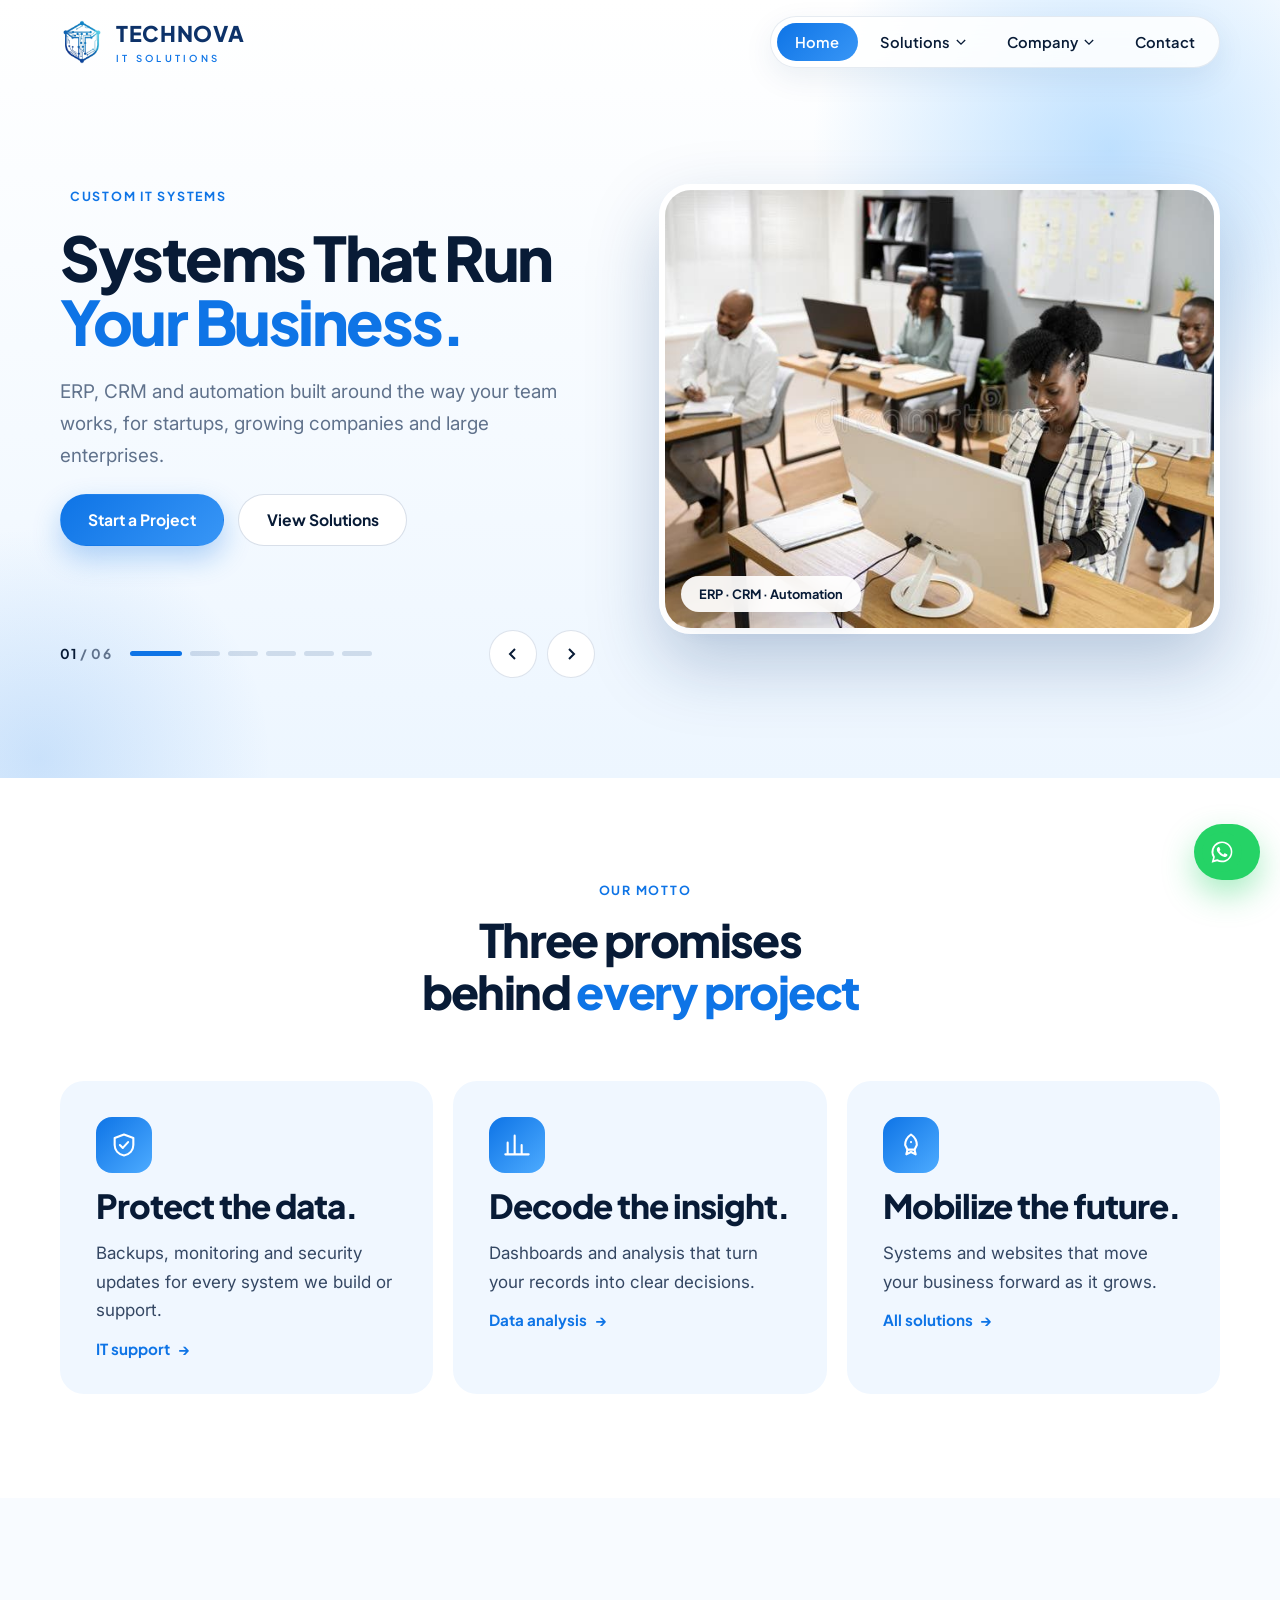
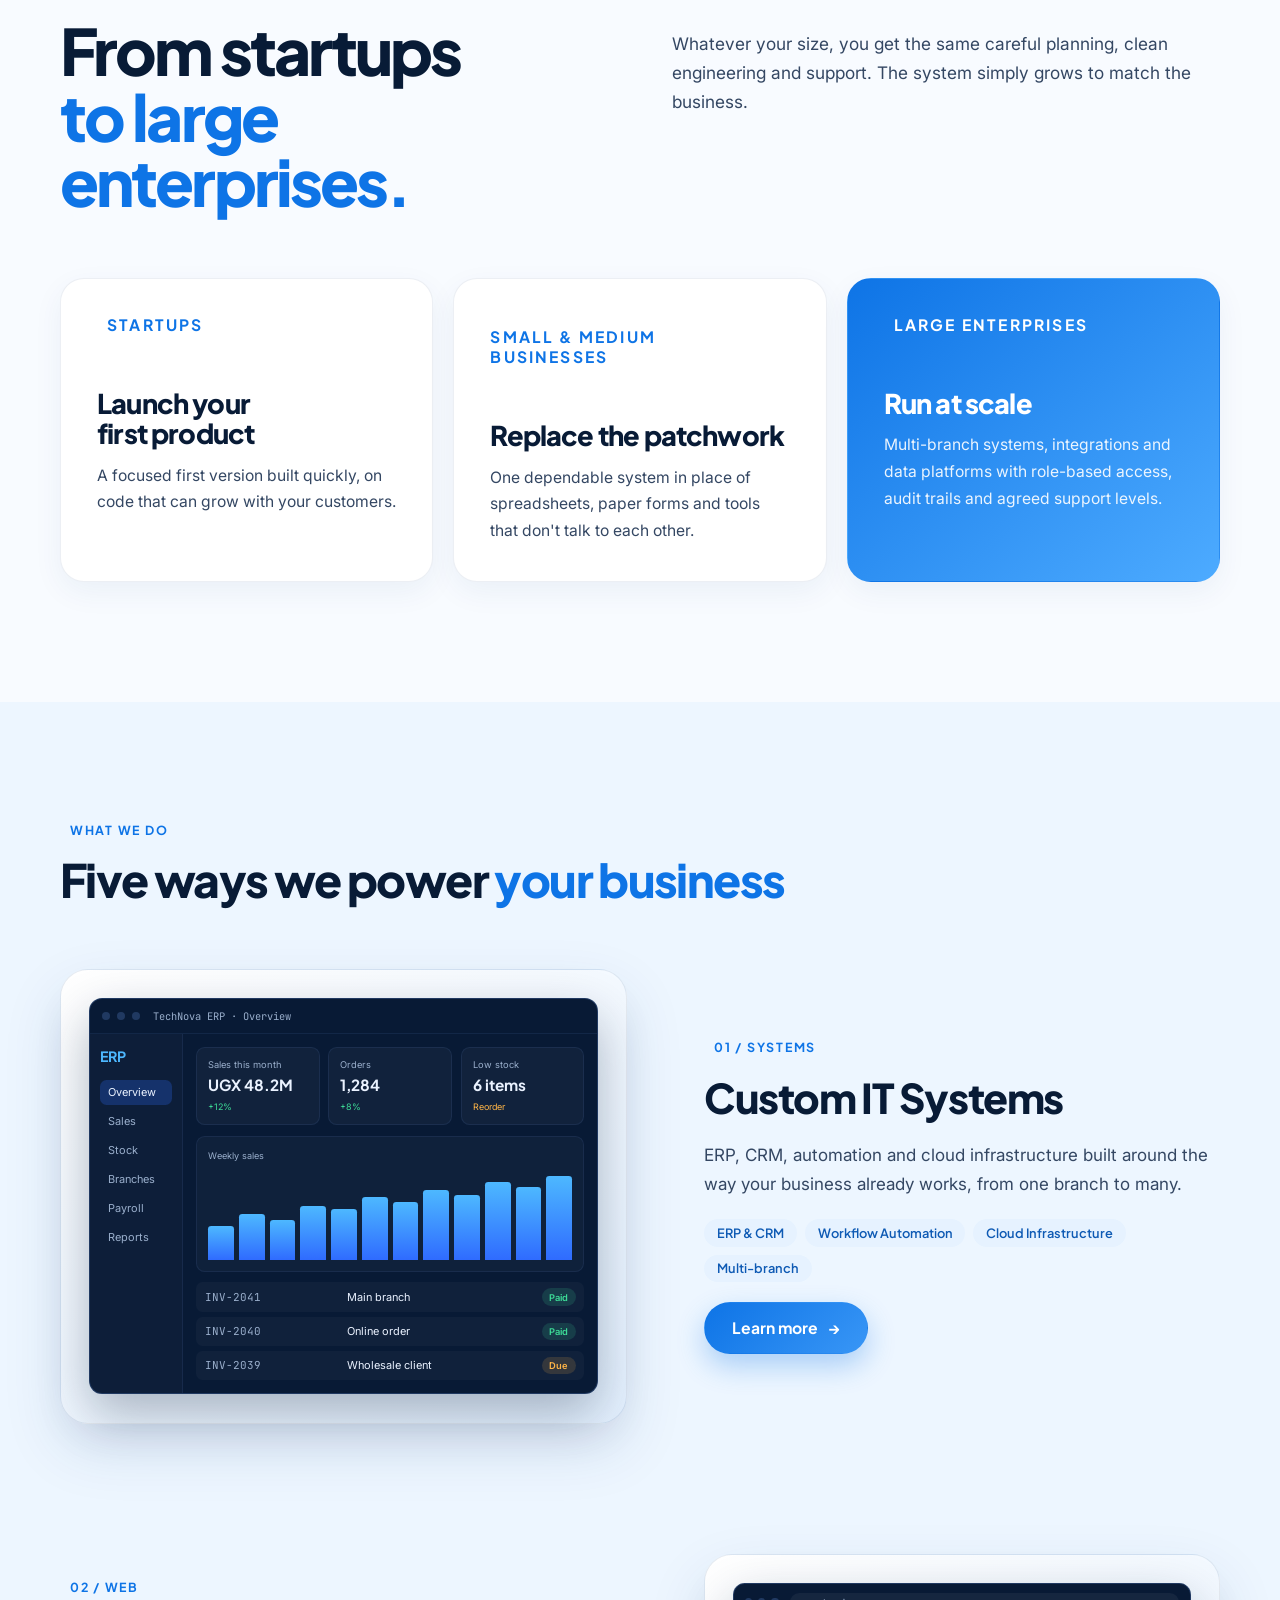
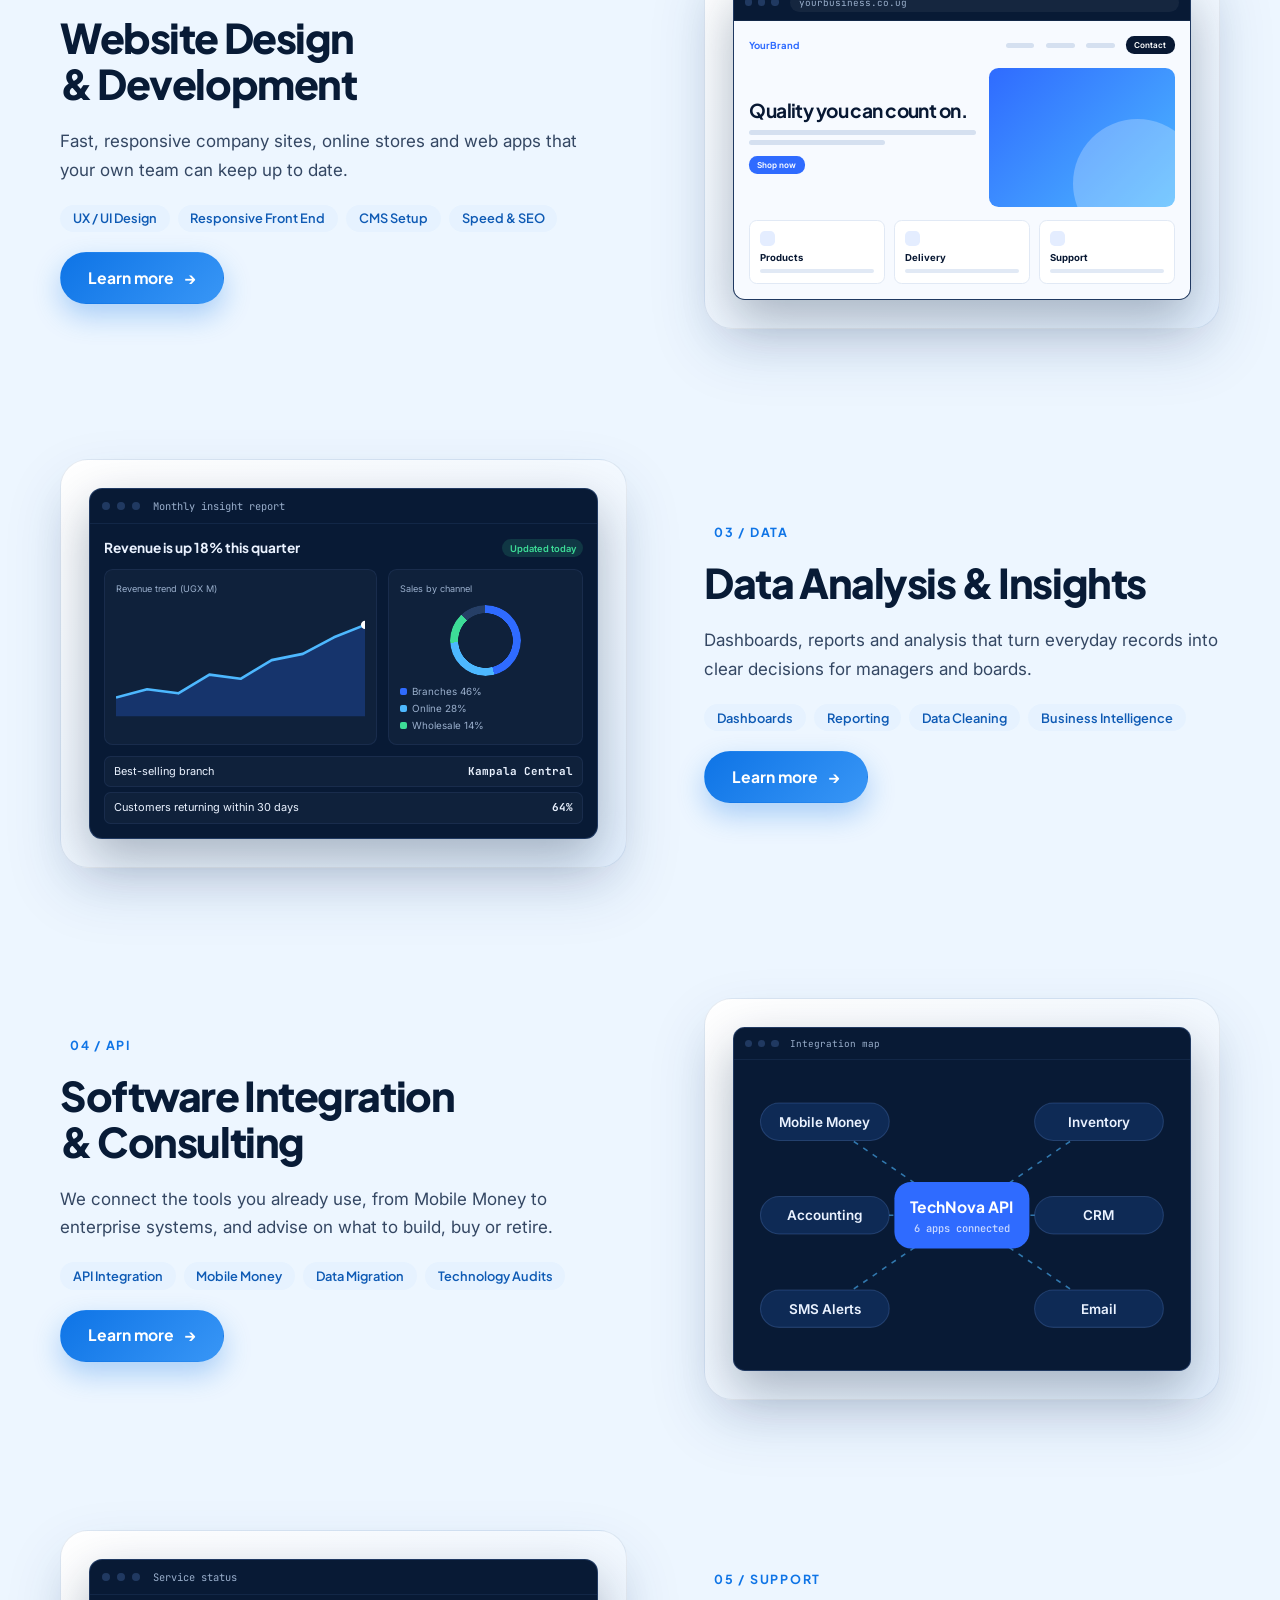
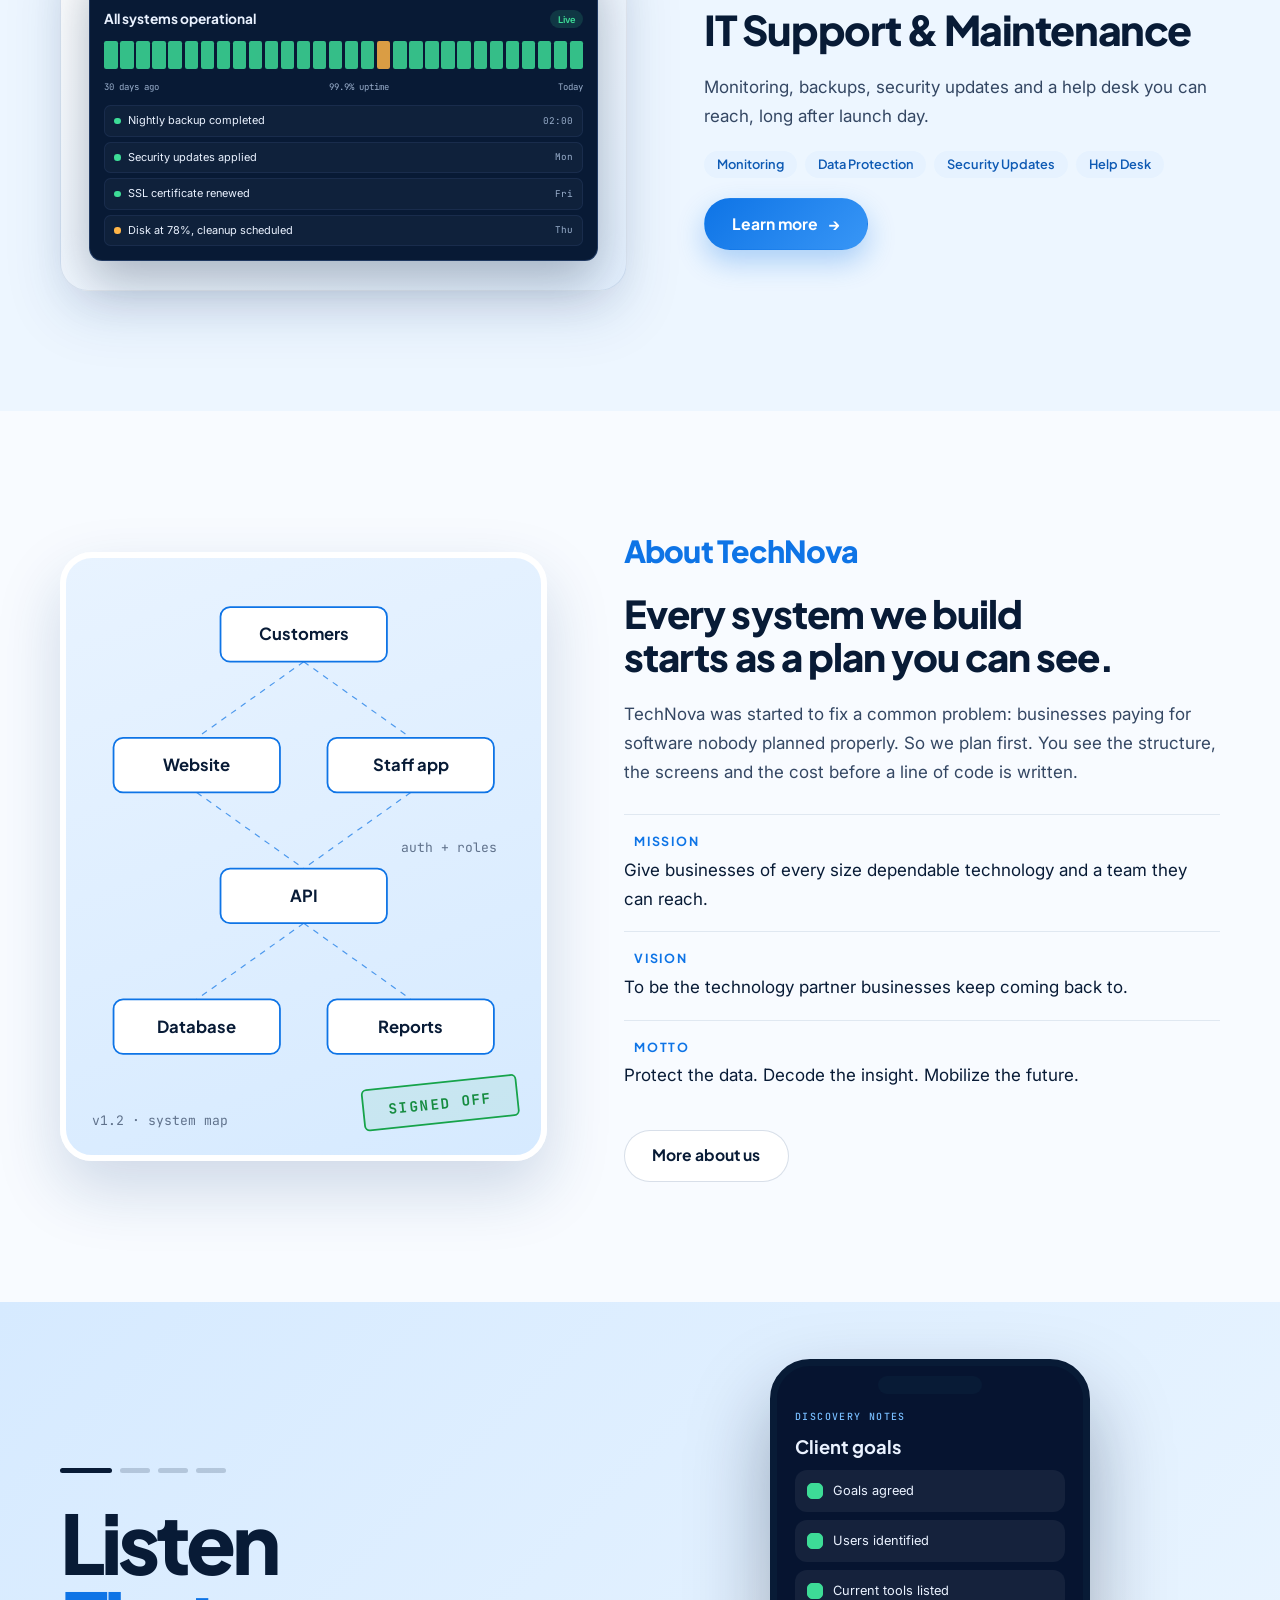
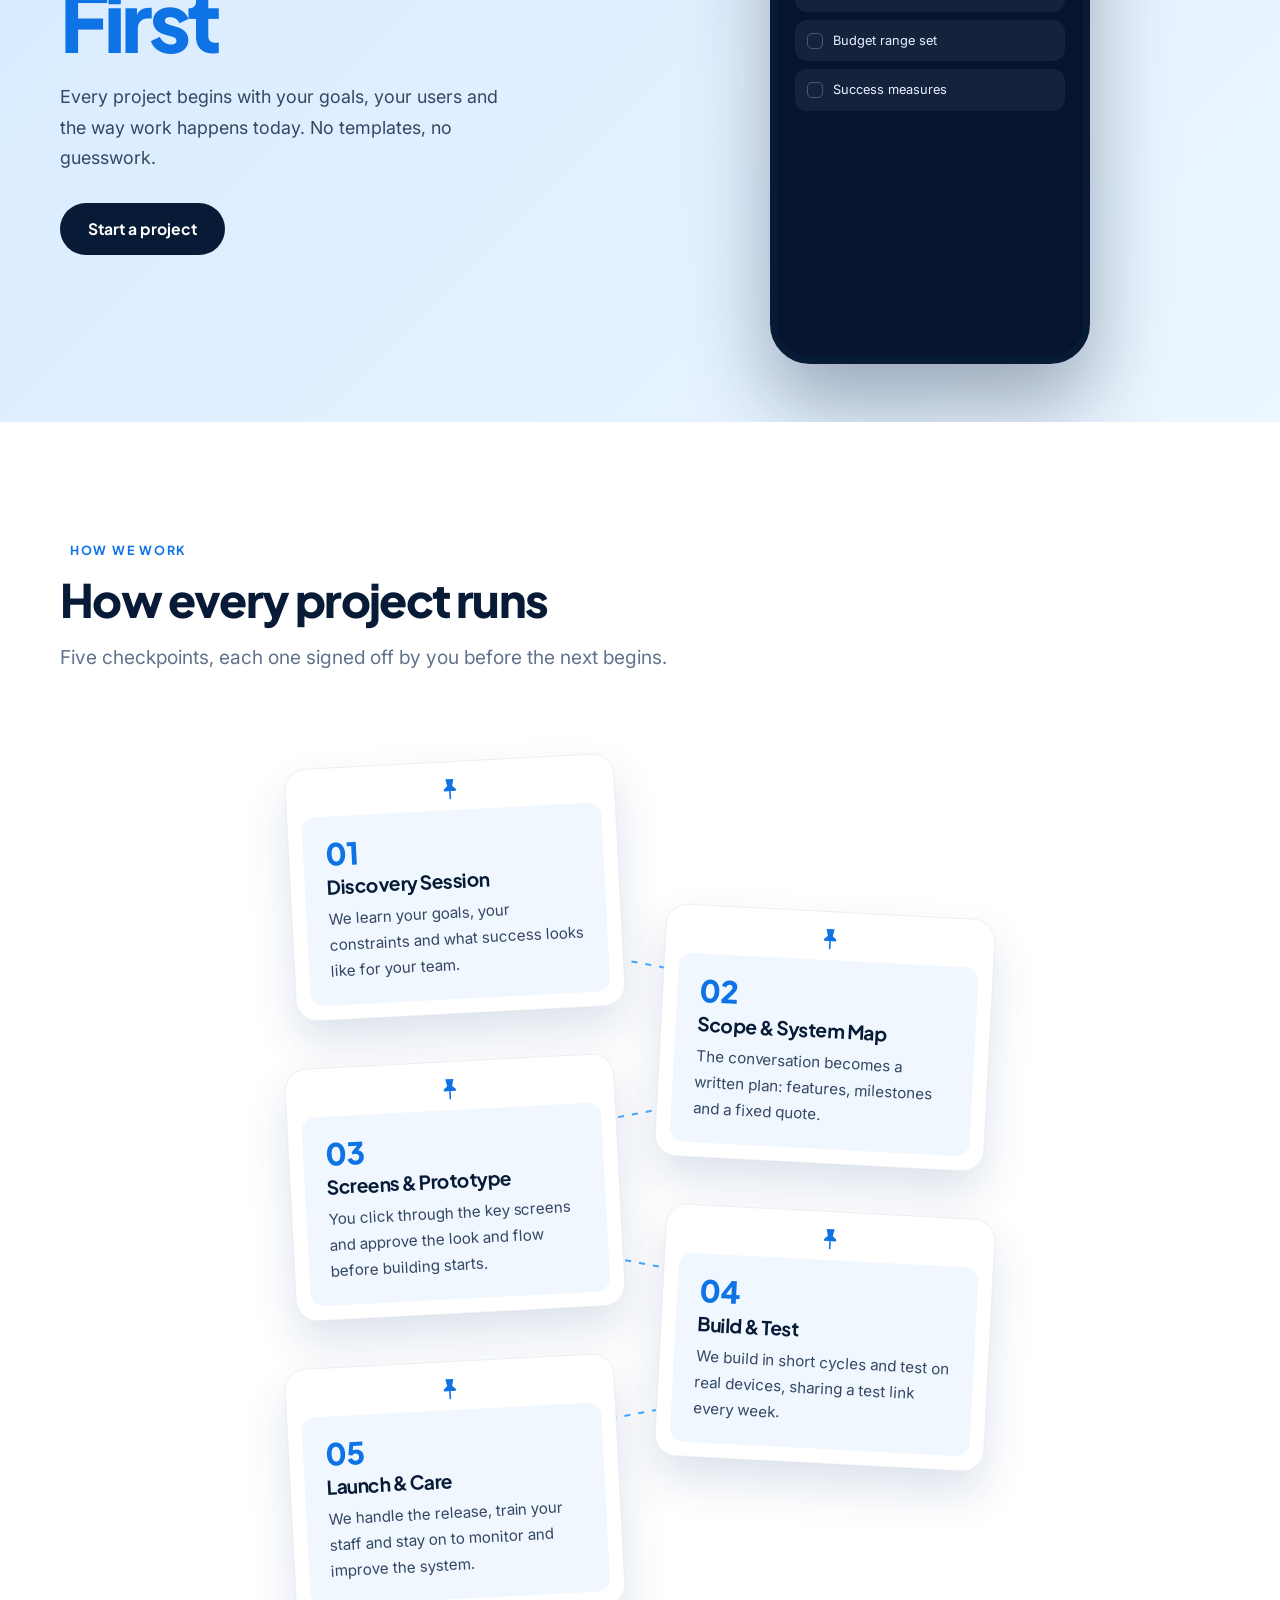
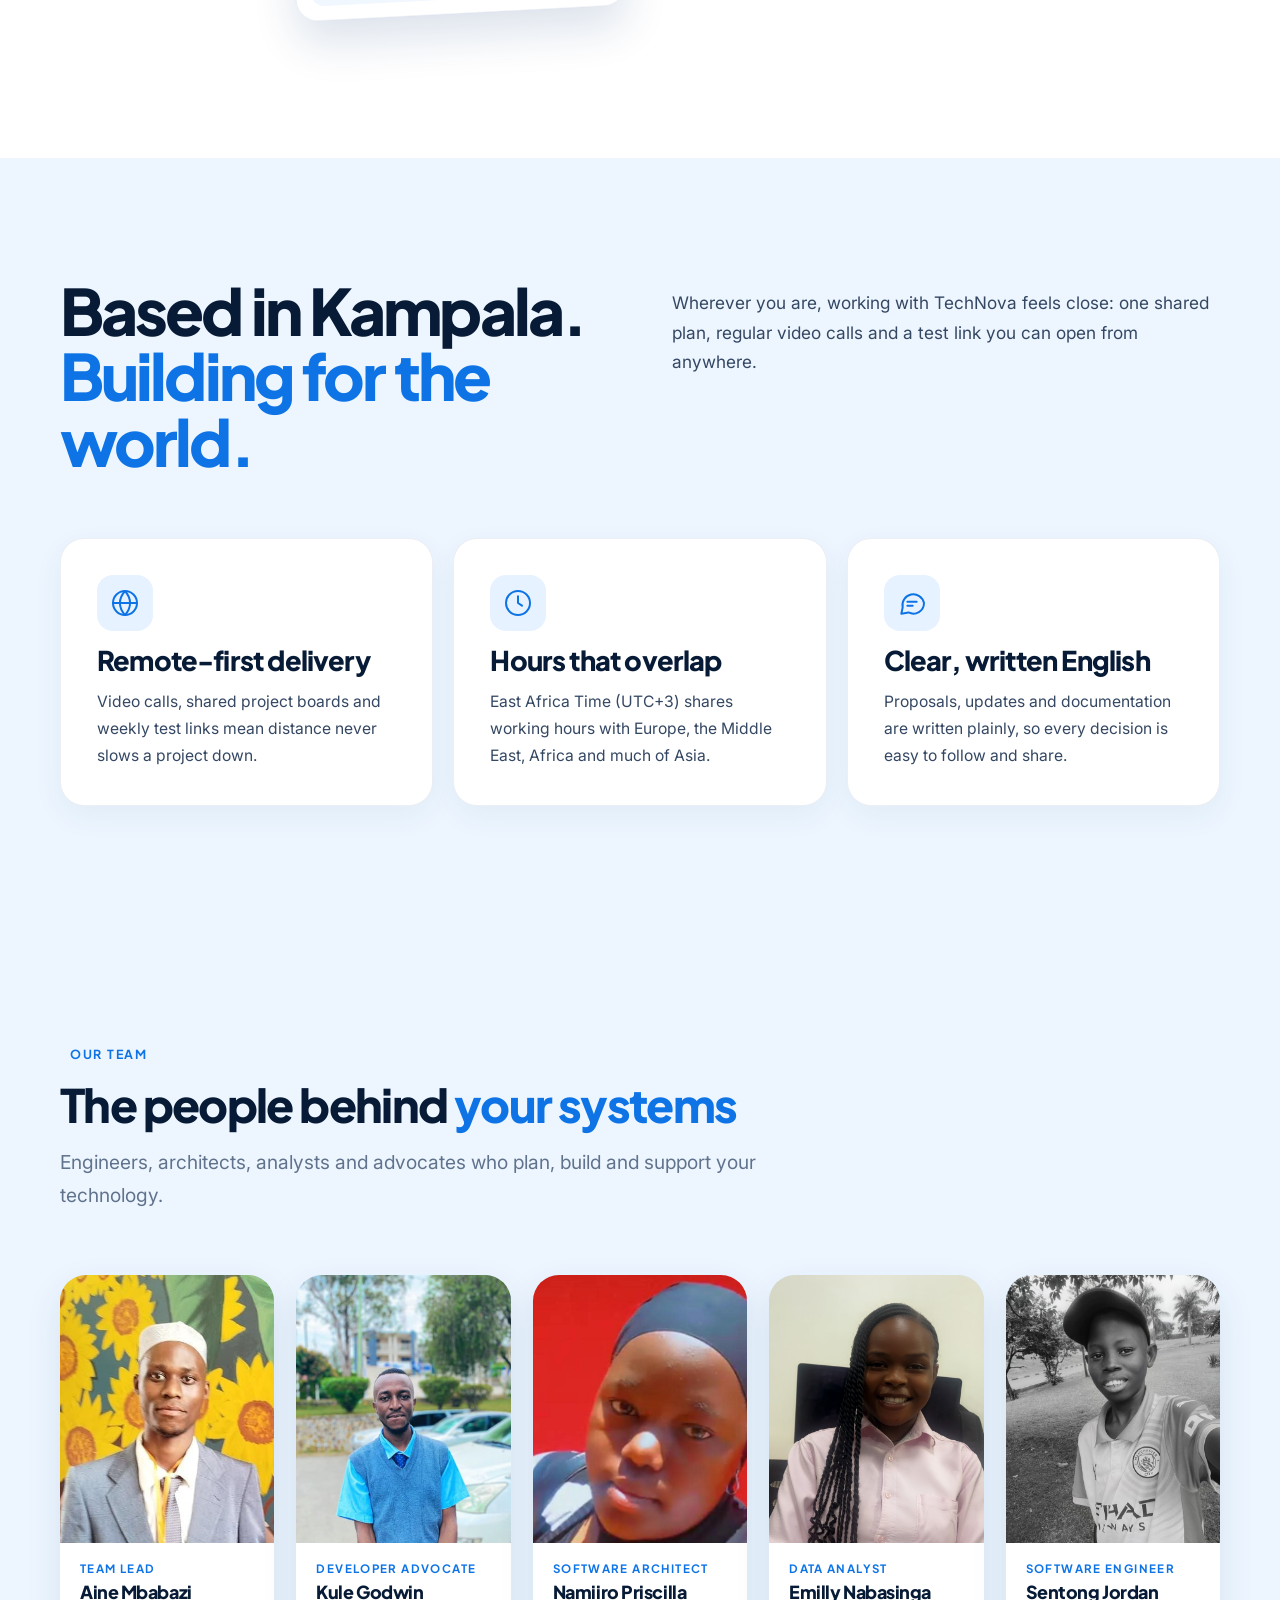
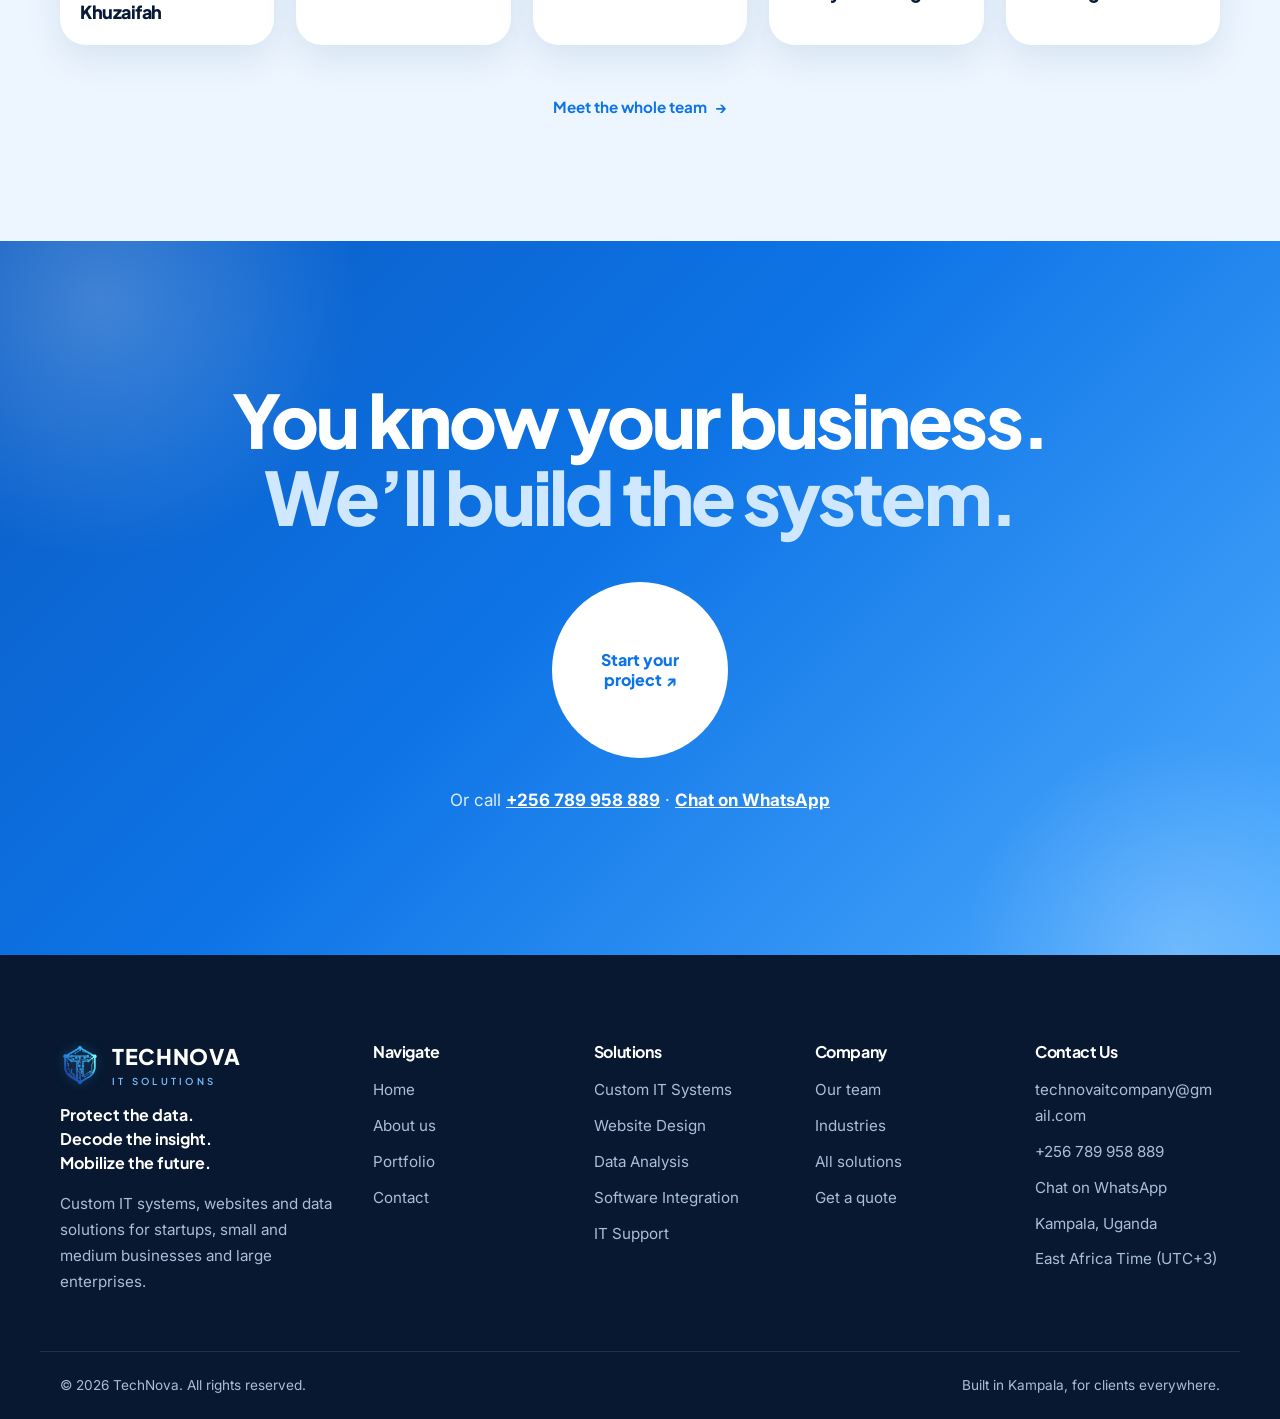
<file: myportfolio/technova/index.html>
<!DOCTYPE html>
<html lang="en">
<head>
  <meta charset="UTF-8">
  <meta name="viewport" content="width=device-width, initial-scale=1, viewport-fit=cover">
  <meta name="google-site-verification" content="jPIXKcvkwUqleem2l81tmhWHEVhi_DTDhzOxadJEOw0" />
  <title>TechNova IT SOLUTIONS</title>
  <meta name="description" content="TechNova builds custom IT systems, websites and data solutions for startups, small and medium businesses and large enterprises. Protect the data. Decode the insight. Mobilize the future.">
  <meta name="theme-color" content="rgb(248, 251, 255)">

  <!-- Lets the CSS know JavaScript is running, so scroll-in animations can start hidden -->
  <script>document.documentElement.classList.add('js');</script>

  <!-- Replace lines 12-20 with this -->
<link rel="canonical" href="https://technova.cc.cd/" />
<meta property="og:type" content="website">
<meta property="og:title" content="TechNova | IT Systems, Web Development & Data">
<meta property="og:description" content="TechNova builds custom IT systems, websites and data solutions for startups, small and medium businesses.">
<meta property="og:url" content="https://technova.cc.cd/" />
<!-- If you have a real hero image, update this path, otherwise leave it -->
<meta property="og:image" content="https://technova.cc.cd/images/hero/office-systems.jpg">
<meta name="twitter:card" content="summary_large_image">

  <!-- Fonts -->
  <link rel="preconnect" href="https://fonts.googleapis.com">
  <link rel="preconnect" href="https://fonts.gstatic.com" crossorigin>
  <link rel="stylesheet" href="https://fonts.googleapis.com/css2?family=Plus+Jakarta+Sans:wght@500;600;700;800&family=Inter:wght@400;500;600&family=JetBrains+Mono:wght@500;700&display=swap">

  <!-- Styles (responsive.css last, so its phone rules win) -->
  <link rel="stylesheet" href="css/base.css">
  <link rel="stylesheet" href="css/layout.css">
  <link rel="stylesheet" href="css/components.css">
  <link rel="stylesheet" href="css/mockups.css">
  <link rel="stylesheet" href="css/responsive.css">

  <!-- Scripts: company details and lists first, then the code that uses them -->
  <script src="js/config.js" defer></script>
  <script src="js/team.js" defer></script>
  <script src="js/mockups.js" defer></script>
  <script src="js/layout.js" defer></script>
  <script src="js/sections.js" defer></script>
  <script src="js/ui.js" defer></script>
</head>
<body data-page="index">
  <a class="skip-link" href="#main">Skip to content</a>

  <!-- Header and footer are drawn by js/layout.js from js/config.js -->
  <header class="site-header" id="site-header"></header>

  <main id="main">
    <!-- ================= HERO SLIDER =================
         Each slide has TWO parts with the same data-slide number:
           1. the words, inside .hero-copy (left)
           2. the picture, inside .hero-media (right)
         To change a slide, edit both parts. To add a slide, copy both
         parts and give them the next number; the slider counts them. -->
    <section class="hero" id="home" data-slider data-interval="6000" data-label="slide" aria-roledescription="carousel" aria-label="What TechNova does">
      <div class="wrap hero-grid">
        <div class="hero-copy">
          <div class="stack">
            <!-- Slide 1: words -->
            <div class="hero-slide slide is-active" data-slide="0">
              <p class="label">Custom IT Systems</p>
              <h1>Systems That Run<br><span class="hl">Your Business.</span></h1>
              <p class="tagline">ERP, CRM and automation built around the way your team works, for startups, growing companies and large enterprises.</p>
              <div class="btn-row">
                <a class="btn btn-primary" href="contact.html">Start a Project</a>
                <a class="btn btn-ghost" href="services.html">View Solutions</a>
              </div>
            </div>
            <!-- Slide 2: words -->
            <div class="hero-slide slide" data-slide="1">
              <p class="label">Web &amp; Mobile</p>
              <h2>Websites and Apps<br><span class="hl">That Work on Any Phone.</span></h2>
              <p class="tagline">Fast, responsive products tested on the devices your customers carry every day.</p>
              <div class="btn-row">
                <a class="btn btn-primary" href="web-development.html">Website Development</a>
                <a class="btn btn-ghost" href="contact.html">Start a Project</a>
              </div>
            </div>
            <!-- Slide 3: words -->
            <div class="hero-slide slide" data-slide="2">
              <p class="label">Data &amp; Insight</p>
              <h2>Decode the Insight<br><span class="hl">Hidden in Your Data.</span></h2>
              <p class="tagline">Dashboards and reports that turn everyday records into clear decisions for managers and boards.</p>
              <div class="btn-row">
                <a class="btn btn-primary" href="data-analysis.html">Data Analysis</a>
                <a class="btn btn-ghost" href="contact.html">Talk to Us</a>
              </div>
            </div>
            <!-- Slide 4: words -->
            <div class="hero-slide slide" data-slide="3">
              <p class="label">Security &amp; Support</p>
              <h2>Protect the Data<br><span class="hl">Your Business Runs On.</span></h2>
              <p class="tagline">Monitoring, backups and security updates that keep your systems safe and online, day and night.</p>
              <div class="btn-row">
                <a class="btn btn-primary" href="support.html">IT Support</a>
                <a class="btn btn-ghost" href="contact.html">Talk to Us</a>
              </div>
            </div>
            <!-- Slide 5: words -->
            <div class="hero-slide slide" data-slide="4">
              <p class="label">Enterprise Scale</p>
              <h2>From Startups<br><span class="hl">to Large Enterprises.</span></h2>
              <p class="tagline">Systems designed for more users, more branches and more data, so you grow without rebuilding.</p>
              <div class="btn-row">
                <a class="btn btn-primary" href="industries.html">Industries We Serve</a>
                <a class="btn btn-ghost" href="contact.html">Start a Project</a>
              </div>
            </div>
            <!-- Slide 6: words -->
            <div class="hero-slide slide" data-slide="5">
              <p class="label">Our People</p>
              <h2>A Team Mobilizing<br><span class="hl">the Future.</span></h2>
              <p class="tagline">Engineers, architects, analysts and advocates who stay with your project from the first call to long after launch.</p>
              <div class="btn-row">
                <a class="btn btn-primary" href="team.html">Meet the Team</a>
                <a class="btn btn-ghost" href="about.html">About TechNova</a>
              </div>
            </div>
          </div>
          <div class="hero-controls">
            <p class="slide-count" data-count><b>01</b> / 06</p>
            <div class="dots" data-dots></div>
            <div class="hero-arrows">
              <button class="hero-arrow" type="button" data-prev aria-label="Previous slide"><svg viewBox="0 0 12 12" width="12" height="12" aria-hidden="true"><path d="M8 1L3 6l5 5" fill="none" stroke="currentColor" stroke-width="2"/></svg></button>
              <button class="hero-arrow" type="button" data-next aria-label="Next slide"><svg viewBox="0 0 12 12" width="12" height="12" aria-hidden="true"><path d="M4 1l5 5-5 5" fill="none" stroke="currentColor" stroke-width="2"/></svg></button>
            </div>
          </div>
        </div>
        <div class="hero-media">
          
          <!-- Slide 1: picture -->
          <figure class="hero-pic slide is-active" data-slide="0">
            <img src="images/hero/office-systems.jpg" alt="Staff working at computers in a modern office" loading="eager">
            <figcaption>ERP · CRM · Automation</figcaption>
          </figure>
          <!-- Slide 2: picture -->
          <figure class="hero-pic slide" data-slide="1">
            <img src="images/hero/product-demo.jpg" alt="A mobile app shown on three phone screens during a product demo" loading="lazy">
            <figcaption>Web · Mobile · E-commerce</figcaption>
          </figure>
          <!-- Slide 3: picture -->
          <figure class="hero-pic slide" data-slide="2">
            <img src="images/hero/data-dashboards.jpg" alt="An analyst reviewing dashboards on a desktop monitor" loading="lazy">
            <figcaption>Dashboards · Reports · BI</figcaption>
          </figure>
          <!-- Slide 4: picture -->
          <figure class="hero-pic slide" data-slide="3">
            <img src="images/hero/server-room.jpg" alt="A technician standing in a server room lit with blue lights" loading="lazy">
            <figcaption>Monitoring · Backups · Security</figcaption>
          </figure>
          <!-- Slide 5: picture -->
          <figure class="hero-pic slide" data-slide="4">
            <img src="images/hero/enterprise-operations.jpg" alt="Engineers in safety gear reviewing control room screens" loading="lazy">
            <figcaption>Multi-branch · Integrations · Scale</figcaption>
          </figure>
          <!-- Slide 6: picture -->
          <figure class="hero-pic slide" data-slide="5">
            <img src="images/hero/tech-community.jpg" alt="Developers and mentors gathered at a technology event" loading="lazy">
            <figcaption>Rooted in the tech community</figcaption>
          </figure>
        </div>
      </div>
    </section>

    <!-- ================= MOTTO ================= -->
    <section class="motto" aria-label="Our motto">
      <div class="wrap">
        <div class="section-head center">
          <p class="label">Our motto</p>
          <h2 class="h2">Three promises behind <span class="hl">every project</span></h2>
        </div>
        <div class="motto-grid">
          <a class="motto-item" href="support.html">
            <span class="motto-icon"><svg viewBox="0 0 24 24" fill="none" stroke="currentColor" stroke-width="1.8" stroke-linecap="round" stroke-linejoin="round" aria-hidden="true"><path d="M12 3l8 3v6c0 4.5-3.2 8-8 9-4.8-1-8-4.5-8-9V6z"/><path d="M8.5 12l2.5 2.5 4.5-5"/></svg></span>
            <h2>Protect the data.</h2>
            <p>Backups, monitoring and security updates for every system we build or support.</p>
            <span class="arrow-link">IT support <span aria-hidden="true">&rarr;</span></span>
          </a>
          <a class="motto-item" href="data-analysis.html">
            <span class="motto-icon"><svg viewBox="0 0 24 24" fill="none" stroke="currentColor" stroke-width="1.8" stroke-linecap="round" stroke-linejoin="round" aria-hidden="true"><path d="M4 20V10M10 20V4M16 20v-8M22 20H2"/></svg></span>
            <h2>Decode the insight.</h2>
            <p>Dashboards and analysis that turn your records into clear decisions.</p>
            <span class="arrow-link">Data analysis <span aria-hidden="true">&rarr;</span></span>
          </a>
          <a class="motto-item" href="services.html">
            <span class="motto-icon"><svg viewBox="0 0 24 24" fill="none" stroke="currentColor" stroke-width="1.8" stroke-linecap="round" stroke-linejoin="round" aria-hidden="true"><path d="M12 3c3 2 5 5.5 5 9l-2 4H9l-2-4c0-3.5 2-7 5-9z"/><path d="M12 9.5h.01M9 16l-1 4 4-2 4 2-1-4"/></svg></span>
            <h2>Mobilize the future.</h2>
            <p>Systems and websites that move your business forward as it grows.</p>
            <span class="arrow-link">All solutions <span aria-hidden="true">&rarr;</span></span>
          </a>
        </div>
      </div>
    </section>

    <!-- ================= WHO WE SERVE ================= -->
    <section class="section">
      <div class="wrap">
        <div class="split">
          <h2>From startups<br><span class="hl">to large enterprises.</span></h2>
          <p>Whatever your size, you get the same careful planning, clean engineering and support. The system simply grows to match the business.</p>
        </div>
        <div class="cap-grid three">
          <article class="cap reveal">
            <p class="label">Startups</p>
            <h3>Launch your first product</h3>
            <p>A focused first version built quickly, on code that can grow with your customers.</p>
          </article>
          <article class="cap reveal">
            <p class="label">Small &amp; medium businesses</p>
            <h3>Replace the patchwork</h3>
            <p>One dependable system in place of spreadsheets, paper forms and tools that don't talk to each other.</p>
          </article>
          <article class="cap solid reveal">
            <p class="label">Large enterprises</p>
            <h3>Run at scale</h3>
            <p>Multi-branch systems, integrations and data platforms with role-based access, audit trails and agreed support levels.</p>
          </article>
        </div>
      </div>
    </section>

    <!-- ================= WHAT WE DO =================
         The service rows are drawn from the services list in js/config.js. -->
    <section class="section section-alt" id="services">
      <div class="wrap">
        <div class="section-head">
          <p class="label">What we do</p>
          <h2 class="h2">Five ways we power <span class="hl">your business</span></h2>
        </div>
        <div class="svc-list" data-services="rows"></div>
      </div>
    </section>

    <!-- ================= ABOUT ================= -->
    <section class="section">
      <div class="wrap about">
        <div class="about-visual reveal" data-mockup="blueprint"></div>
        <div class="about-text">
          <p class="kicker">About TechNova</p>
          <h2>Every system we build starts as a plan you can see.</h2>
          <p>TechNova was started to fix a common problem: businesses paying for software nobody planned properly. So we plan first. You see the structure, the screens and the cost before a line of code is written.</p>
          <dl class="about-list">
            <div><dt class="label">Mission</dt><dd>Give businesses of every size dependable technology and a team they can reach.</dd></div>
            <div><dt class="label">Vision</dt><dd>To be the technology partner businesses keep coming back to.</dd></div>
            <div><dt class="label">Motto</dt><dd>Protect the data. Decode the insight. Mobilize the future.</dd></div>
          </dl>
          <a class="btn btn-ghost" href="about.html">More about us</a>
        </div>
      </div>
    </section>

    <!-- ================= HOW WE WORK (blue panel slider) =================
         Words on the left and phone screens on the right share
         data-slide numbers, like the hero slider. -->
    <section class="sky" data-slider data-interval="7000" data-label="step" aria-roledescription="carousel" aria-label="How we work">
      <div class="wrap sky-grid">
        <div class="sky-text">
          <div class="dots dots-dark" data-dots></div>
          <div class="stack">
            <div class="sky-slide slide slide-blur is-active" data-slide="0">
              <h2>Listen<br><span>First</span></h2>
              <p>Every project begins with your goals, your users and the way work happens today. No templates, no guesswork.</p>
            </div>
            <div class="sky-slide slide slide-blur" data-slide="1">
              <h2>Map It<br><span>Out</span></h2>
              <p>Before development starts you get a written plan with features, timeline and cost, all agreed in advance.</p>
            </div>
            <div class="sky-slide slide slide-blur" data-slide="2">
              <h2>Build in<br><span>the Open</span></h2>
              <p>Weekly demos on a test link let you see real progress and steer it while changes are still cheap.</p>
            </div>
            <div class="sky-slide slide slide-blur" data-slide="3">
              <h2>Stay<br><span>On Call</span></h2>
              <p>After launch we monitor, maintain and improve your system so it keeps pace with your business.</p>
            </div>
          </div>
          <a class="btn btn-dark" href="contact.html">Start a project</a>
        </div>
        <div class="sky-visual" aria-hidden="true">
          <div class="phone">
            <div class="stack">
              <div class="screen slide is-active" data-slide="0">
                <p class="ph-sub">Discovery notes</p>
                <p class="ph-title">Client goals</p>
                <ul class="ph-check">
                  <li class="done"><i></i>Goals agreed</li>
                  <li class="done"><i></i>Users identified</li>
                  <li class="done"><i></i>Current tools listed</li>
                  <li><i></i>Budget range set</li>
                  <li><i></i>Success measures</li>
                </ul>
              </div>
              <div class="screen slide" data-slide="1">
                <p class="ph-sub">Scope v1.2</p>
                <p class="ph-title">System map</p>
                <div class="ph-bp">
                  <svg viewBox="0 0 200 170">
                    <g fill="rgba(77, 184, 255, 0.12)" stroke="rgb(77, 184, 255)" stroke-width="1.2">
                      <rect x="65" y="12" width="70" height="26" rx="5"/><rect x="12" y="72" width="70" height="26" rx="5"/>
                      <rect x="118" y="72" width="70" height="26" rx="5"/><rect x="65" y="132" width="70" height="26" rx="5"/>
                    </g>
                    <path d="M100 38 L47 72 M100 38 L153 72 M47 98 L100 132 M153 98 L100 132" stroke="rgb(77, 184, 255)" stroke-dasharray="4 4" fill="none"/>
                    <g fill="rgb(234, 242, 255)" font-size="10" font-family="Inter, sans-serif" text-anchor="middle">
                      <text x="100" y="29">Users</text><text x="47" y="89">Web app</text><text x="153" y="89">Mobile</text><text x="100" y="149">API</text>
                    </g>
                  </svg>
                </div>
                <p class="ph-meta"><span>6 weeks</span><span>Signed off</span></p>
              </div>
              <div class="screen slide" data-slide="2">
                <p class="ph-sub">Sprint 3 · test link</p>
                <p class="ph-title">Orders module</p>
                <pre class="code"><span class="c"># orders/services.py</span>&#10;<span class="k">def</span> <span class="f">create_order</span>(customer, items):&#10;    order = Order.objects.create(customer=customer)&#10;    <span class="k">for</span> item <span class="k">in</span> items:&#10;        order.add(item.product, item.qty)&#10;    notify(customer.phone, <span class="s">"Order received"</span>)&#10;    <span class="k">return</span> order</pre>
              </div>
              <div class="screen slide" data-slide="3">
                <p class="ph-sub">Support chat</p>
                <p class="ph-title">Help desk</p>
                <div class="ph-chat">
                  <p class="bubble them">Hi, reports are loading slowly this morning.</p>
                  <p class="bubble us">Thanks for flagging it. We are checking the server now.</p>
                  <p class="bubble us">Fixed: a backup job overlapped with office hours. It now runs at 2:00.</p>
                  <p class="bubble them">Much faster. Thank you!</p>
                </div>
              </div>
            </div>
          </div>
        </div>
      </div>
    </section>

    <!-- ================= HOW EVERY PROJECT RUNS ================= -->
    <section class="section process" id="process">
      <div class="wrap">
        <div class="section-head">
          <p class="label">How we work</p>
          <h2 class="h2">How every project runs</h2>
          <p class="lead">Five checkpoints, each one signed off by you before the next begins.</p>
        </div>
        <div class="pins">
          <svg class="pin-path" viewBox="0 0 100 600" preserveAspectRatio="none" aria-hidden="true"><path d="M30 100 C30 155 70 145 70 200 C70 255 30 245 30 300 C30 355 70 345 70 400 C70 455 30 445 30 500"/></svg>
          <article class="pin-card">
            <svg class="pin-icon" viewBox="0 0 16 22" aria-hidden="true"><path d="M4 1h8l-1.5 7 3.5 3v2H2v-2l3.5-3z" fill="currentColor"/><path d="M8 13v8" stroke="currentColor" stroke-width="1.6"/></svg>
            <div class="pin-inner"><span class="pin-num">01</span><h3>Discovery Session</h3><p>We learn your goals, your constraints and what success looks like for your team.</p></div>
          </article>
          <article class="pin-card">
            <svg class="pin-icon" viewBox="0 0 16 22" aria-hidden="true"><path d="M4 1h8l-1.5 7 3.5 3v2H2v-2l3.5-3z" fill="currentColor"/><path d="M8 13v8" stroke="currentColor" stroke-width="1.6"/></svg>
            <div class="pin-inner"><span class="pin-num">02</span><h3>Scope &amp; System Map</h3><p>The conversation becomes a written plan: features, milestones and a fixed quote.</p></div>
          </article>
          <article class="pin-card">
            <svg class="pin-icon" viewBox="0 0 16 22" aria-hidden="true"><path d="M4 1h8l-1.5 7 3.5 3v2H2v-2l3.5-3z" fill="currentColor"/><path d="M8 13v8" stroke="currentColor" stroke-width="1.6"/></svg>
            <div class="pin-inner"><span class="pin-num">03</span><h3>Screens &amp; Prototype</h3><p>You click through the key screens and approve the look and flow before building starts.</p></div>
          </article>
          <article class="pin-card">
            <svg class="pin-icon" viewBox="0 0 16 22" aria-hidden="true"><path d="M4 1h8l-1.5 7 3.5 3v2H2v-2l3.5-3z" fill="currentColor"/><path d="M8 13v8" stroke="currentColor" stroke-width="1.6"/></svg>
            <div class="pin-inner"><span class="pin-num">04</span><h3>Build &amp; Test</h3><p>We build in short cycles and test on real devices, sharing a test link every week.</p></div>
          </article>
          <article class="pin-card">
            <svg class="pin-icon" viewBox="0 0 16 22" aria-hidden="true"><path d="M4 1h8l-1.5 7 3.5 3v2H2v-2l3.5-3z" fill="currentColor"/><path d="M8 13v8" stroke="currentColor" stroke-width="1.6"/></svg>
            <div class="pin-inner"><span class="pin-num">05</span><h3>Launch &amp; Care</h3><p>We handle the release, train your staff and stay on to monitor and improve the system.</p></div>
          </article>
        </div>
      </div>
    </section>

    <!-- ================= WORKING WORLDWIDE ================= -->
    <section class="section section-alt">
      <div class="wrap">
        <div class="split">
          <h2>Based in Kampala.<br><span class="hl">Building for the world.</span></h2>
          <p>Wherever you are, working with TechNova feels close: one shared plan, regular video calls and a test link you can open from anywhere.</p>
        </div>
        <div class="cap-grid three">
          <article class="cap">
            <svg class="cap-icon" viewBox="0 0 24 24" aria-hidden="true"><circle cx="12" cy="12" r="9"/><path d="M3 12h18M12 3c2.5 2.8 3.8 5.8 3.8 9s-1.3 6.2-3.8 9c-2.5-2.8-3.8-5.8-3.8-9S9.5 5.8 12 3z"/></svg>
            <h3>Remote-first delivery</h3>
            <p>Video calls, shared project boards and weekly test links mean distance never slows a project down.</p>
          </article>
          <article class="cap">
            <svg class="cap-icon" viewBox="0 0 24 24" aria-hidden="true"><circle cx="12" cy="12" r="9"/><path d="M12 7v5l3 2"/></svg>
            <h3>Hours that overlap</h3>
            <p>East Africa Time (UTC+3) shares working hours with Europe, the Middle East, Africa and much of Asia.</p>
          </article>
          <article class="cap">
            <svg class="cap-icon" viewBox="0 0 24 24" aria-hidden="true"><path d="M21 12a8 8 0 0 1-11.6 7.1L4 20l1-4.6A8 8 0 1 1 21 12z"/><path d="M8.5 11h7M8.5 14h4"/></svg>
            <h3>Clear, written English</h3>
            <p>Proposals, updates and documentation are written plainly, so every decision is easy to follow and share.</p>
          </article>
        </div>
      </div>
    </section>

    <!-- ================= TEAM =================
         Cards are drawn from js/team.js. Only people marked
         visible: true are shown. -->
    <section class="section section-alt" id="team">
      <div class="wrap">
        <div class="section-head">
          <p class="label">Our team</p>
          <h2 class="h2">The people behind <span class="hl">your systems</span></h2>
          <p class="lead">Engineers, architects, analysts and advocates who plan, build and support your technology.</p>
        </div>
        <div class="team-grid" data-team></div>
        <p class="center-link"><a class="arrow-link" href="team.html">Meet the whole team <span aria-hidden="true">&rarr;</span></a></p>
      </div>
    </section>

    <!-- ================= CALL TO ACTION ================= -->
    <section class="cta">
      <div class="wrap">
        <h2 class="mega">You know your business.<br><span class="hl">We&rsquo;ll build the system.</span></h2>
        <a class="orb" href="contact.html">Start your project &#8599;</a>
        <p class="cta-note">Or call <a data-contact="phone"></a> &middot; <a data-contact="whatsapp" target="_blank" rel="noopener">Chat on WhatsApp</a></p>
      </div>
    </section>
  </main>

  <footer class="site-footer" id="site-footer"></footer>
</body>
</html>
</file>
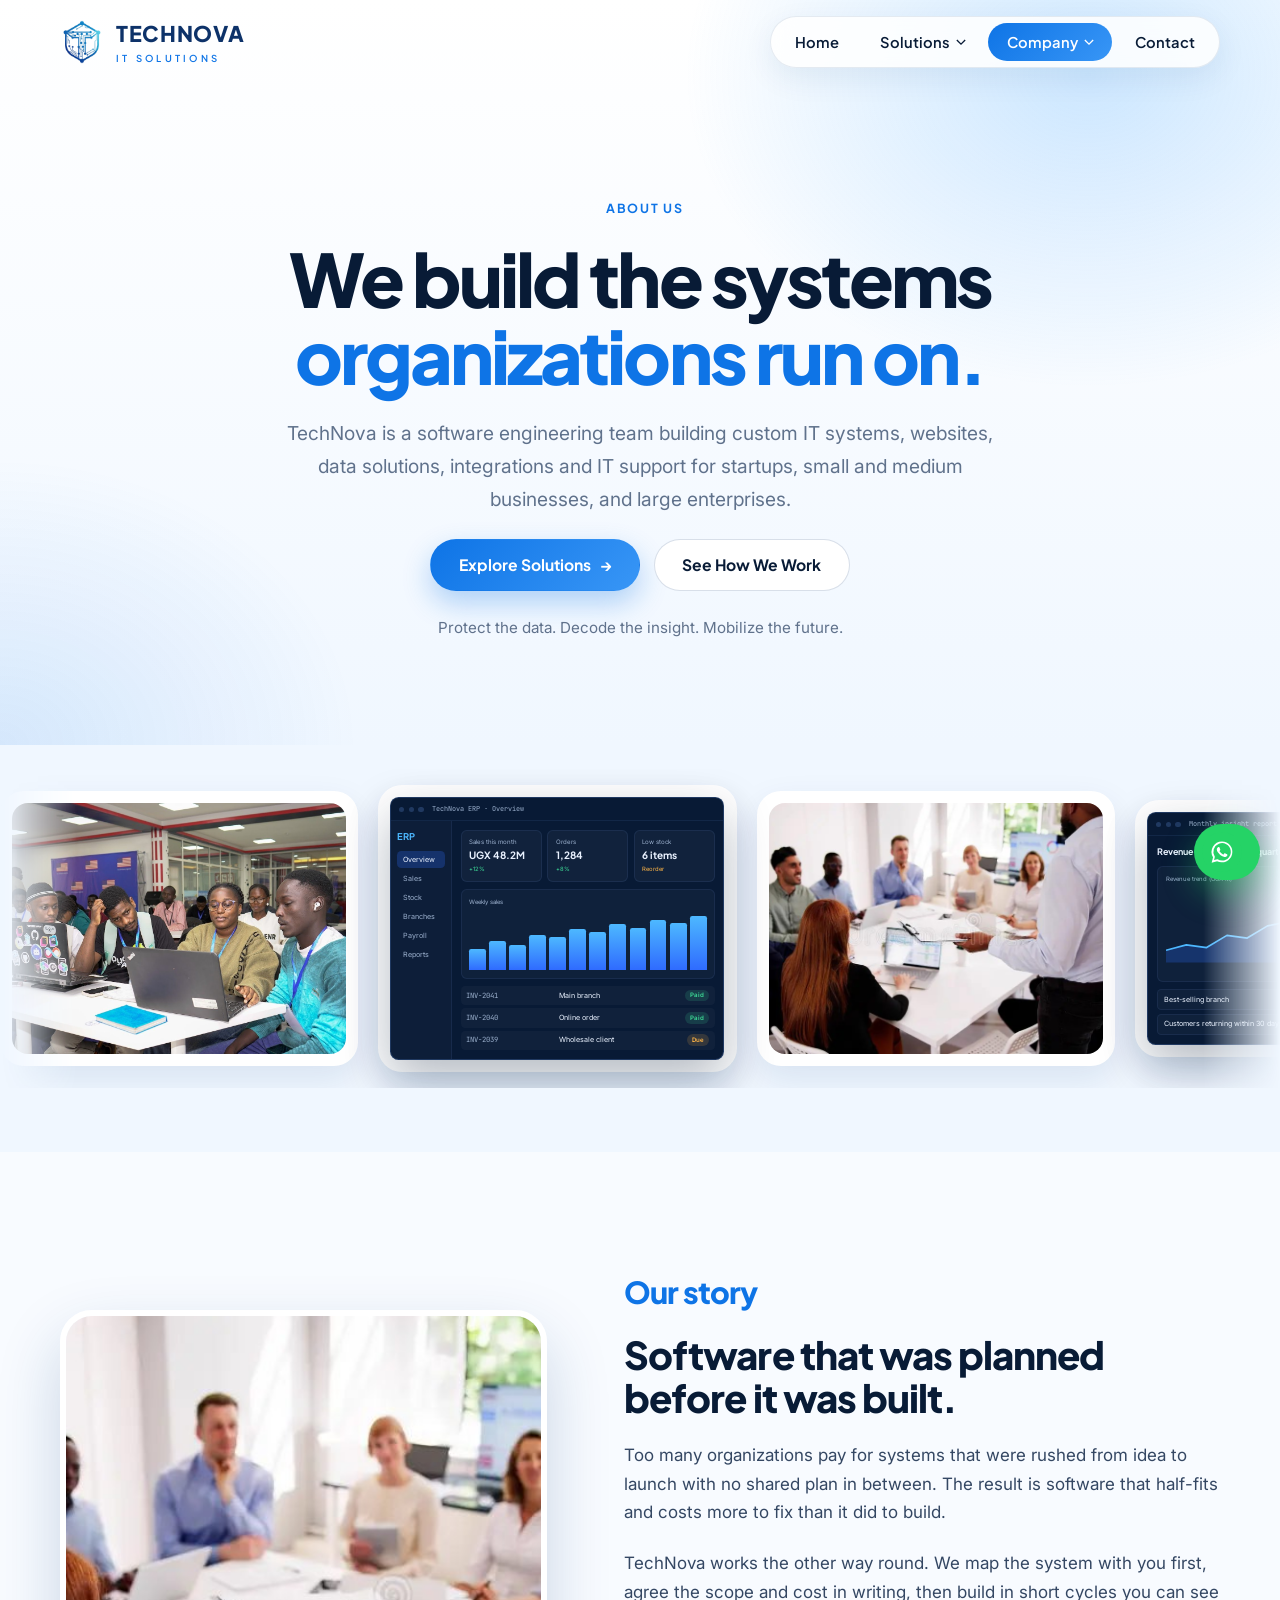
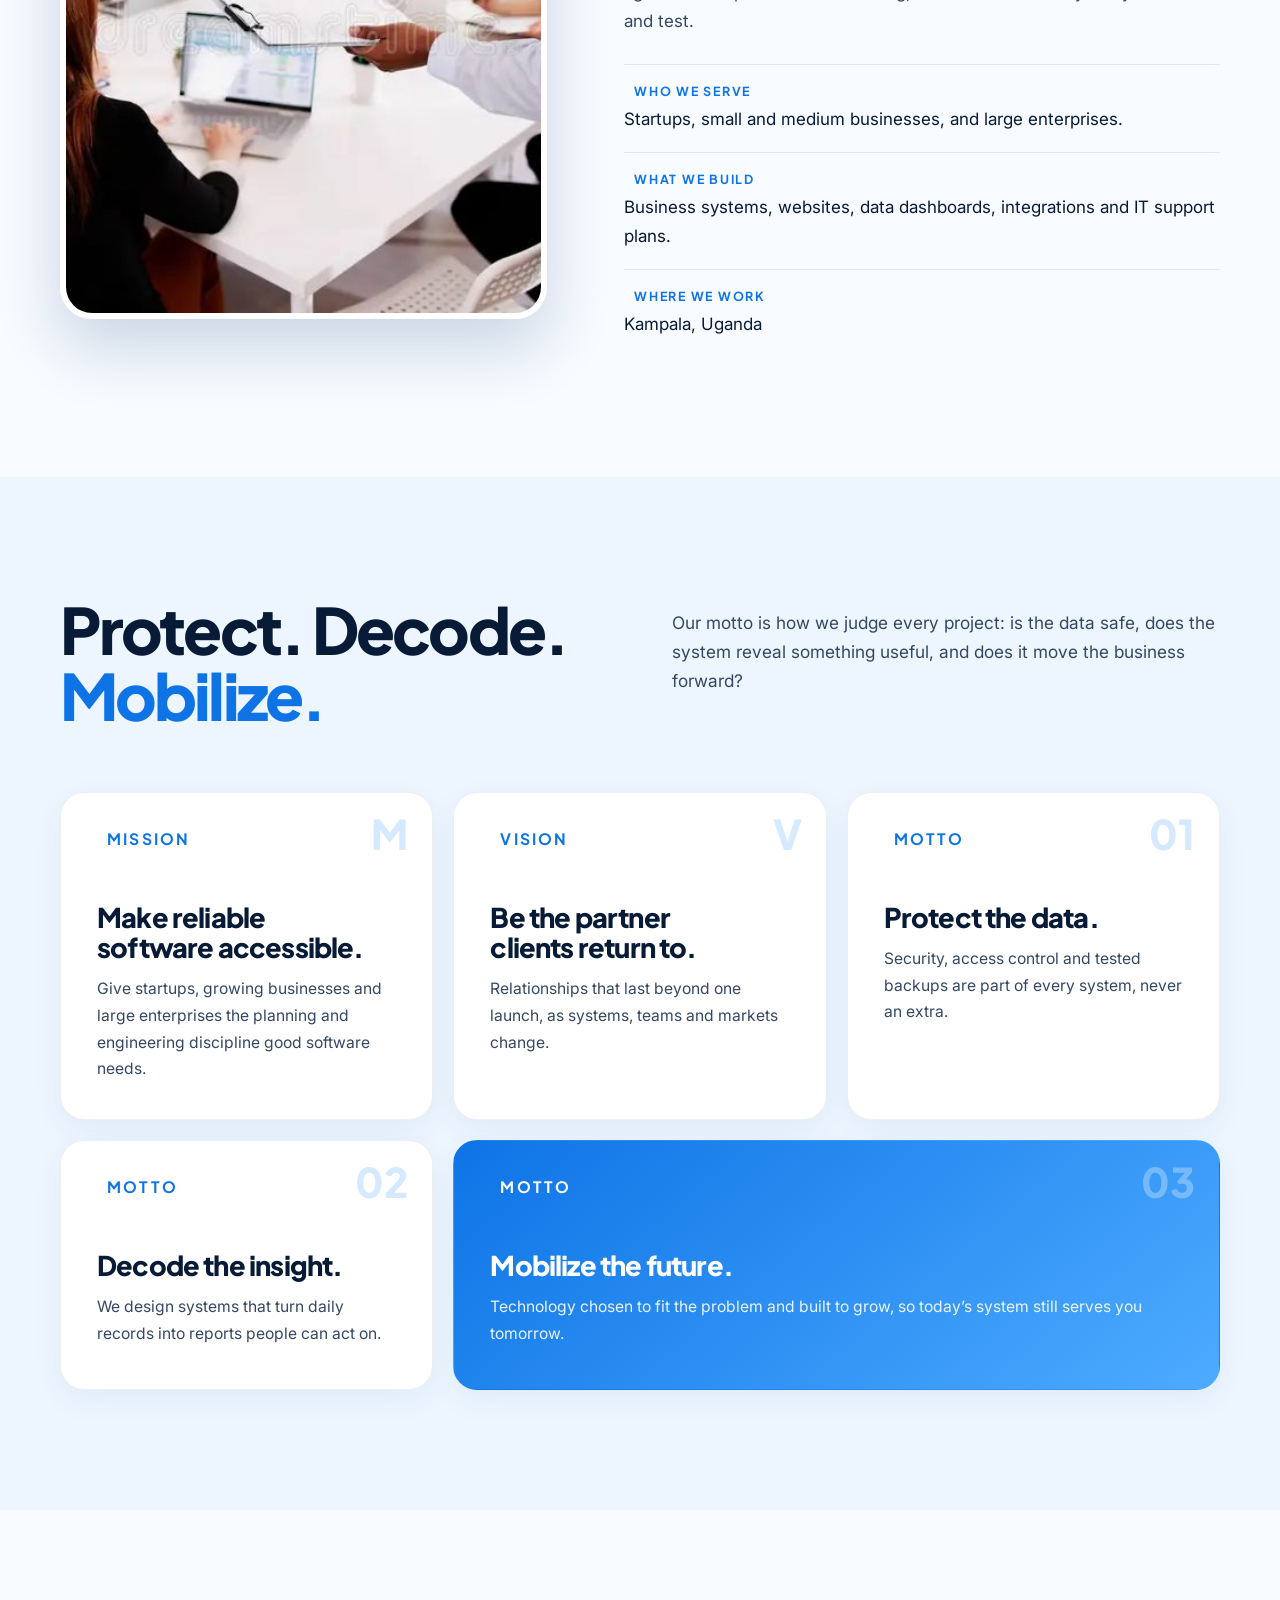
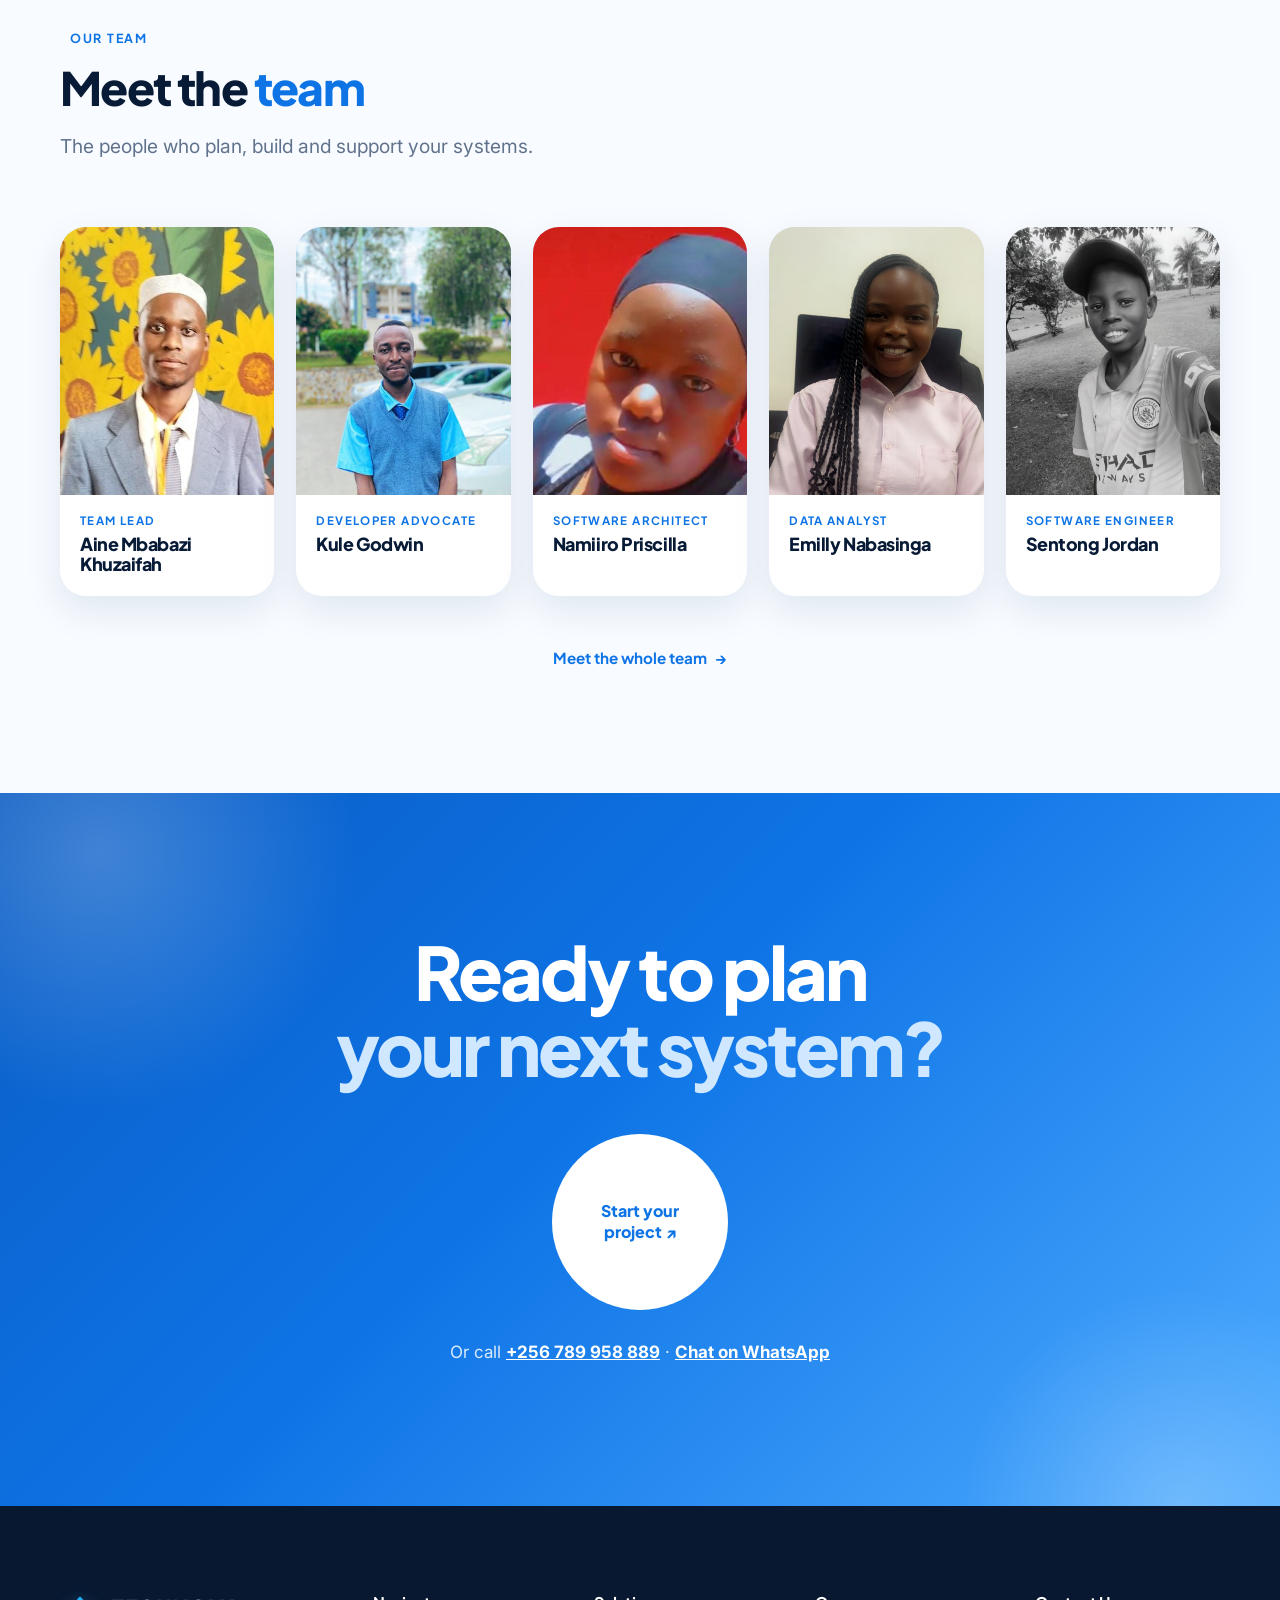
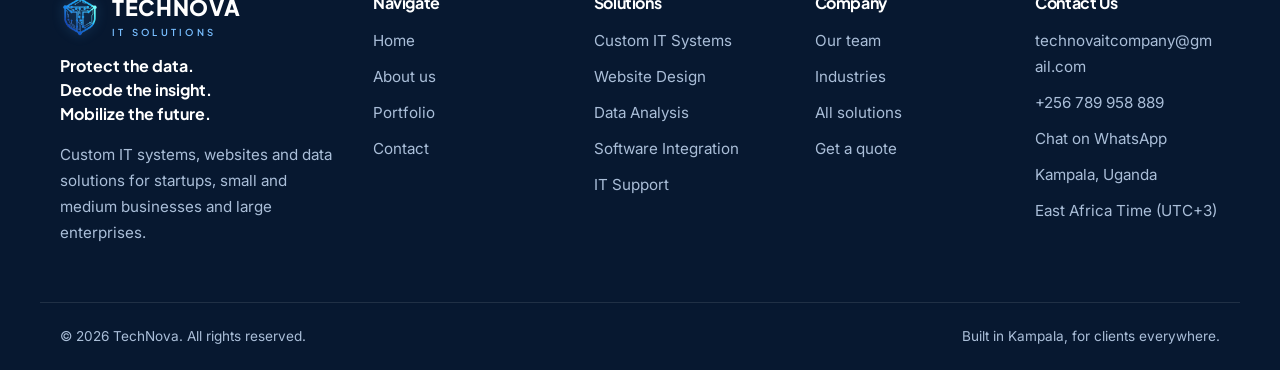
<file: myportfolio/technova/about.html>
<!DOCTYPE html>
<html lang="en">
<head>
  <meta charset="UTF-8">
  <meta name="viewport" content="width=device-width, initial-scale=1, viewport-fit=cover">
  <title>About Us | TechNova</title>
  <meta name="description" content="The story, mission, vision and motto behind TechNova.">
  <meta name="theme-color" content="rgb(248, 251, 255)">

  <!-- Lets the CSS know JavaScript is running, so scroll-in animations can start hidden -->
  <script>document.documentElement.classList.add('js');</script>

  <!-- Search and social sharing. Replace technova.example with your real web address. -->
  <link rel="canonical" href="https://www.technova.example/about.html">
  <meta property="og:type" content="website">
  <meta property="og:title" content="About Us | TechNova">
  <meta property="og:description" content="The story, mission, vision and motto behind TechNova.">
  <meta property="og:url" content="https://www.technova.example/about.html">
  <meta property="og:image" content="https://www.technova.example/images/hero/office-systems.jpg">
  <meta name="twitter:card" content="summary_large_image">

  <!-- Fonts -->
  <link rel="preconnect" href="https://fonts.googleapis.com">
  <link rel="preconnect" href="https://fonts.gstatic.com" crossorigin>
  <link rel="stylesheet" href="https://fonts.googleapis.com/css2?family=Plus+Jakarta+Sans:wght@500;600;700;800&family=Inter:wght@400;500;600&family=JetBrains+Mono:wght@500;700&display=swap">

  <!-- Styles (responsive.css last, so its phone rules win) -->
  <link rel="stylesheet" href="css/base.css">
  <link rel="stylesheet" href="css/layout.css">
  <link rel="stylesheet" href="css/components.css">
  <link rel="stylesheet" href="css/mockups.css">
  <link rel="stylesheet" href="css/responsive.css">

  <!-- Scripts: company details and lists first, then the code that uses them -->
  <script src="js/config.js" defer></script>
  <script src="js/team.js" defer></script>
  <script src="js/mockups.js" defer></script>
  <script src="js/layout.js" defer></script>
  <script src="js/sections.js" defer></script>
  <script src="js/ui.js" defer></script>
</head>
<body data-page="about">
  <a class="skip-link" href="#main">Skip to content</a>

  <!-- Header and footer are drawn by js/layout.js from js/config.js -->
  <header class="site-header" id="site-header"></header>

  <main id="main">
    <!-- ================= PAGE HEADING ================= -->
    <section class="page-hero center">
      <div class="wrap">
        <p class="label">About us</p>
        <h1 class="mega">We build the systems<br><span class="hl">organizations run on.</span></h1>
        <p class="lead">TechNova is a software engineering team building custom IT systems, websites, data solutions, integrations and IT support for startups, small and medium businesses, and large enterprises.</p>
        <div class="btn-row">
          <a class="btn btn-primary" href="services.html">Explore Solutions <span aria-hidden="true">&rarr;</span></a>
          <a class="btn btn-ghost" href="index.html#process">See How We Work</a>
        </div>
        <p class="note-line">Protect the data. Decode the insight. Mobilize the future.</p>
      </div>
    </section>

    <!-- ================= PHOTO STRIP =================
         The tiles are listed twice so the strip can loop without a gap. -->
    <section class="marquee-section" aria-label="Our work and community">
      <div class="marquee">
        <div class="marquee-track">
          <div class="tile"><img class="tile-photo" src="images/photos/team-laptops.jpg" alt="Developers collaborating on laptops" loading="lazy"></div>
          <div class="tile" data-mockup="dashboard"></div>
          <div class="tile"><img class="tile-photo" src="images/photos/client-meeting.jpg" alt="A project meeting with a client team" loading="lazy"></div>
          <div class="tile" data-mockup="analytics"></div>
          <div class="tile"><img class="tile-photo" src="images/photos/presentation.jpg" alt="A project plan being presented to an audience" loading="lazy"></div>
          <div class="tile" data-mockup="website"></div>
          <div class="tile"><img class="tile-photo" src="images/photos/strategy-session.jpg" alt="A strategy session in front of a large screen" loading="lazy"></div>
          <div class="tile" data-mockup="support"></div>
          <div class="tile"><img class="tile-photo" src="images/photos/developer-event.jpg" alt="Participants at a developer event" loading="lazy"></div>
          <div class="tile" data-mockup="integration"></div>
          <div class="tile"><img class="tile-photo" src="images/photos/server-room-review.jpg" alt="Two colleagues reviewing a tablet in a server room" loading="lazy"></div>
          <div class="tile" data-mockup="dashboard"></div>
          <div class="tile" aria-hidden="true"><img class="tile-photo" src="images/photos/team-laptops.jpg" alt="Developers collaborating on laptops" loading="lazy"></div>
          <div class="tile" aria-hidden="true" data-mockup="dashboard"></div>
          <div class="tile" aria-hidden="true"><img class="tile-photo" src="images/photos/client-meeting.jpg" alt="A project meeting with a client team" loading="lazy"></div>
          <div class="tile" aria-hidden="true" data-mockup="analytics"></div>
          <div class="tile" aria-hidden="true"><img class="tile-photo" src="images/photos/presentation.jpg" alt="A project plan being presented to an audience" loading="lazy"></div>
          <div class="tile" aria-hidden="true" data-mockup="website"></div>
          <div class="tile" aria-hidden="true"><img class="tile-photo" src="images/photos/strategy-session.jpg" alt="A strategy session in front of a large screen" loading="lazy"></div>
          <div class="tile" aria-hidden="true" data-mockup="support"></div>
          <div class="tile" aria-hidden="true"><img class="tile-photo" src="images/photos/developer-event.jpg" alt="Participants at a developer event" loading="lazy"></div>
          <div class="tile" aria-hidden="true" data-mockup="integration"></div>
          <div class="tile" aria-hidden="true"><img class="tile-photo" src="images/photos/server-room-review.jpg" alt="Two colleagues reviewing a tablet in a server room" loading="lazy"></div>
          <div class="tile" aria-hidden="true" data-mockup="dashboard"></div>
        </div>
      </div>
    </section>

    <!-- ================= OUR STORY ================= -->
    <section class="section">
      <div class="wrap about">
        <figure class="photo reveal"><img src="images/photos/client-meeting.jpg" alt="A project meeting with a client team" loading="lazy"></figure>
        <div class="about-text">
          <p class="kicker">Our story</p>
          <h2>Software that was planned before it was built.</h2>
          <p>Too many organizations pay for systems that were rushed from idea to launch with no shared plan in between. The result is software that half-fits and costs more to fix than it did to build.</p>
          <p>TechNova works the other way round. We map the system with you first, agree the scope and cost in writing, then build in short cycles you can see and test.</p>
          <dl class="about-list">
            <div><dt class="label">Who we serve</dt><dd>Startups, small and medium businesses, and large enterprises.</dd></div>
            <div><dt class="label">What we build</dt><dd>Business systems, websites, data dashboards, integrations and IT support plans.</dd></div>
            <div><dt class="label">Where we work</dt><dd data-contact-text="location"></dd></div>
          </dl>
        </div>
      </div>
    </section>

    <!-- ================= MISSION, VISION AND MOTTO ================= -->
    <section class="section section-alt">
      <div class="wrap">
        <div class="split">
          <h2>Protect. Decode.<br><span class="hl">Mobilize.</span></h2>
          <p>Our motto is how we judge every project: is the data safe, does the system reveal something useful, and does it move the business forward?</p>
        </div>
        <div class="cap-grid three">
          <article class="cap reveal"><span class="cap-num" aria-hidden="true">M</span><p class="label">Mission</p><h3>Make reliable software accessible.</h3><p>Give startups, growing businesses and large enterprises the planning and engineering discipline good software needs.</p></article>
          <article class="cap reveal"><span class="cap-num" aria-hidden="true">V</span><p class="label">Vision</p><h3>Be the partner clients return to.</h3><p>Relationships that last beyond one launch, as systems, teams and markets change.</p></article>
          <article class="cap reveal"><span class="cap-num" aria-hidden="true">01</span><p class="label">Motto</p><h3>Protect the data.</h3><p>Security, access control and tested backups are part of every system, never an extra.</p></article>
          <article class="cap reveal"><span class="cap-num" aria-hidden="true">02</span><p class="label">Motto</p><h3>Decode the insight.</h3><p>We design systems that turn daily records into reports people can act on.</p></article>
          <article class="cap wide solid reveal"><span class="cap-num" aria-hidden="true">03</span><p class="label">Motto</p><h3>Mobilize the future.</h3><p>Technology chosen to fit the problem and built to grow, so today&rsquo;s system still serves you tomorrow.</p></article>
        </div>
      </div>
    </section>

    <!-- ================= TEAM =================
         Cards are drawn from js/team.js. Only people marked
         visible: true are shown. -->
    <section class="section" id="team">
      <div class="wrap">
        <div class="section-head">
          <p class="label">Our team</p>
          <h2 class="h2">Meet the <span class="hl">team</span></h2>
          <p class="lead">The people who plan, build and support your systems.</p>
        </div>
        <div class="team-grid" data-team></div>
        <p class="center-link"><a class="arrow-link" href="team.html">Meet the whole team <span aria-hidden="true">&rarr;</span></a></p>
      </div>
    </section>

    <!-- ================= CALL TO ACTION ================= -->
    <section class="cta">
      <div class="wrap">
        <h2 class="mega">Ready to plan<br><span class="hl">your next system?</span></h2>
        <a class="orb" href="contact.html">Start your project &#8599;</a>
        <p class="cta-note">Or call <a data-contact="phone"></a> &middot; <a data-contact="whatsapp" target="_blank" rel="noopener">Chat on WhatsApp</a></p>
      </div>
    </section>
  </main>

  <footer class="site-footer" id="site-footer"></footer>
</body>
</html>
</file>
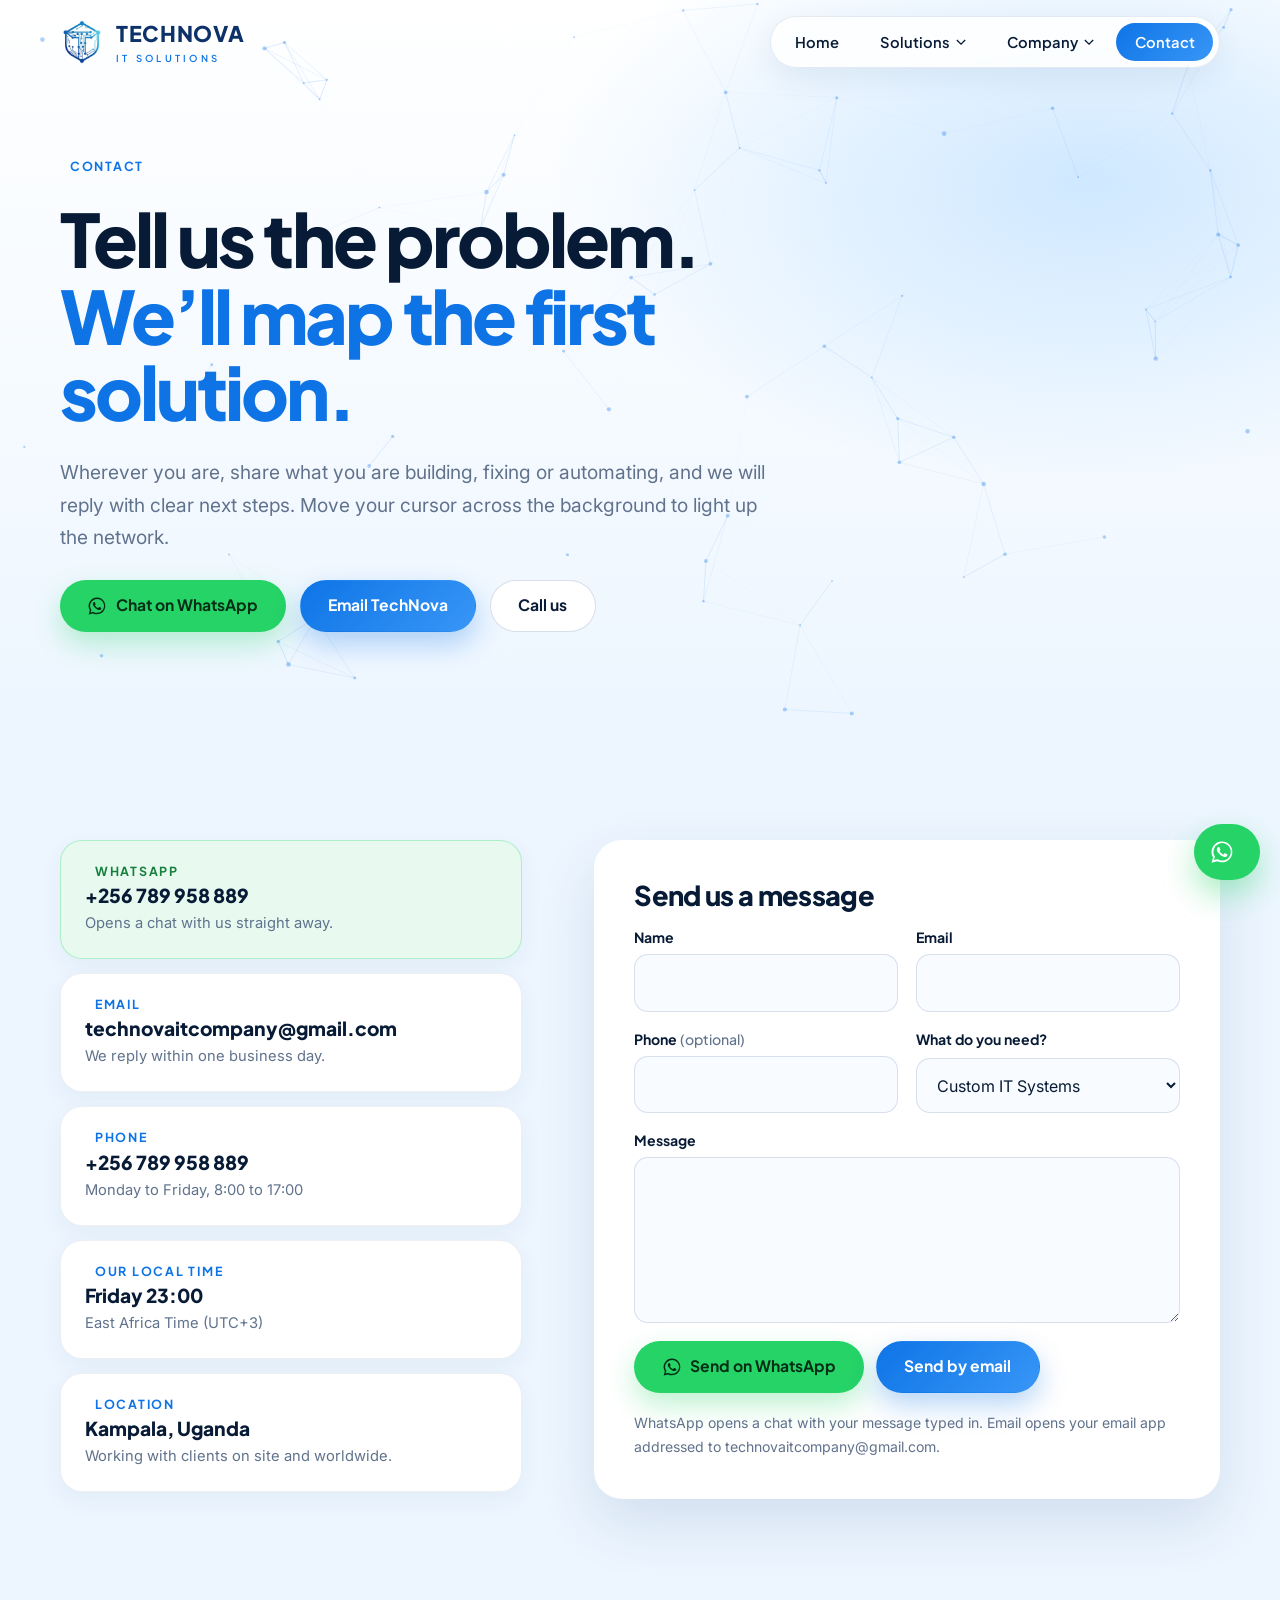
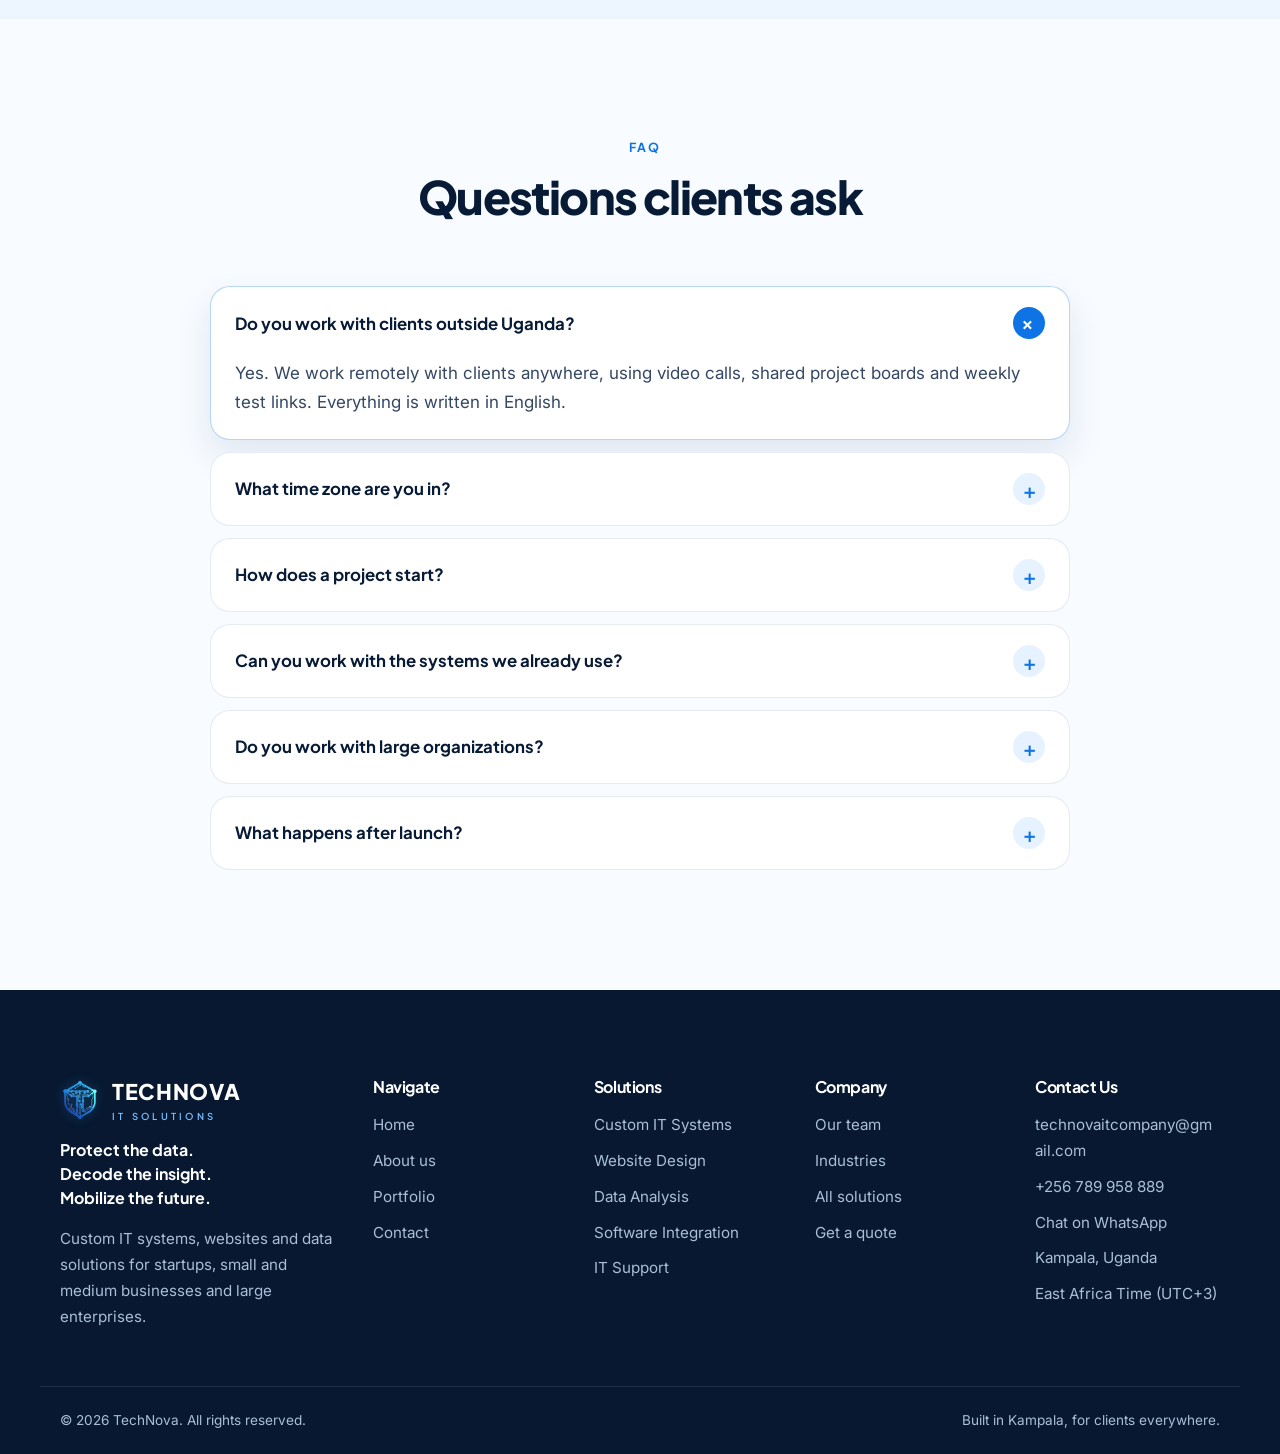
<file: myportfolio/technova/contact.html>
<!DOCTYPE html>
<html lang="en">
<head>
  <meta charset="UTF-8">
  <meta name="viewport" content="width=device-width, initial-scale=1, viewport-fit=cover">
  <title>Contact Us | TechNova</title>
  <meta name="description" content="Contact TechNova to start a project or request a quote. Email technovaitcompany@gmail.com or call +256 789 958 889.">
  <meta name="theme-color" content="rgb(248, 251, 255)">

  <!-- Lets the CSS know JavaScript is running, so scroll-in animations can start hidden -->
  <script>document.documentElement.classList.add('js');</script>

  <!-- Search and social sharing. Replace technova.example with your real web address. -->
  <link rel="canonical" href="https://www.technova.example/contact.html">
  <meta property="og:type" content="website">
  <meta property="og:title" content="Contact Us | TechNova">
  <meta property="og:description" content="Contact TechNova to start a project or request a quote. Email technovaitcompany@gmail.com or call +256 789 958 889.">
  <meta property="og:url" content="https://www.technova.example/contact.html">
  <meta property="og:image" content="https://www.technova.example/images/hero/office-systems.jpg">
  <meta name="twitter:card" content="summary_large_image">

  <!-- Fonts -->
  <link rel="preconnect" href="https://fonts.googleapis.com">
  <link rel="preconnect" href="https://fonts.gstatic.com" crossorigin>
  <link rel="stylesheet" href="https://fonts.googleapis.com/css2?family=Plus+Jakarta+Sans:wght@500;600;700;800&family=Inter:wght@400;500;600&family=JetBrains+Mono:wght@500;700&display=swap">

  <!-- Styles (responsive.css last, so its phone rules win) -->
  <link rel="stylesheet" href="css/base.css">
  <link rel="stylesheet" href="css/layout.css">
  <link rel="stylesheet" href="css/components.css">
  <link rel="stylesheet" href="css/mockups.css">
  <link rel="stylesheet" href="css/responsive.css">

  <!-- Scripts: company details and lists first, then the code that uses them -->
  <script src="js/config.js" defer></script>
  <script src="js/team.js" defer></script>
  <script src="js/mockups.js" defer></script>
  <script src="js/layout.js" defer></script>
  <script src="js/sections.js" defer></script>
  <script src="js/ui.js" defer></script>
  <script src="js/network.js" defer></script>
  <script src="js/contact-form.js" defer></script>
</head>
<body data-page="contact">
  <a class="skip-link" href="#main">Skip to content</a>

  <!-- Header and footer are drawn by js/layout.js from js/config.js -->
  <header class="site-header" id="site-header"></header>

  <main id="main">
    <!-- ================= CONTACT HEADING =================
         The moving network is drawn by js/network.js. -->
    <section class="contact-hero">
      <canvas class="net" data-network aria-hidden="true"></canvas>
      <div class="wrap">
        <p class="label">Contact</p>
        <h1 class="mega">Tell us the problem.<br><span class="hl">We&rsquo;ll map the first solution.</span></h1>
        <p class="lead">Wherever you are, share what you are building, fixing or automating, and we will reply with clear next steps. Move your cursor across the background to light up the network.</p>
        <div class="btn-row">
          <a class="btn btn-whatsapp" data-contact="whatsapp" target="_blank" rel="noopener"><svg viewBox="7 7 18 18" aria-hidden="true"><path fill="currentColor" d="M16.04 7.5a8.4 8.4 0 0 0-7.2 12.73L7.7 24.5l4.37-1.12a8.4 8.4 0 1 0 3.97-15.88zm0 15.36a6.95 6.95 0 0 1-3.55-.97l-.25-.15-2.6.67.7-2.53-.17-.26a6.97 6.97 0 1 1 5.87 3.24zm3.82-5.2c-.21-.1-1.24-.61-1.43-.68s-.33-.1-.47.1-.54.68-.66.82-.24.16-.45.05a5.7 5.7 0 0 1-2.83-2.47c-.21-.37.21-.34.61-1.13a.38.38 0 0 0-.02-.36c-.05-.1-.47-1.13-.64-1.55s-.34-.35-.47-.36h-.4a.77.77 0 0 0-.56.26 2.35 2.35 0 0 0-.73 1.75 4.09 4.09 0 0 0 .86 2.17 9.36 9.36 0 0 0 3.58 3.17c1.33.57 1.85.62 2.52.52a2.15 2.15 0 0 0 1.41-1 1.75 1.75 0 0 0 .12-1c-.05-.09-.19-.14-.4-.25z"/></svg> Chat on WhatsApp</a>
          <a class="btn btn-primary" data-contact="email">Email TechNova</a>
          <a class="btn btn-ghost" data-contact="phone">Call us</a>
        </div>
      </div>
    </section>

    <!-- ================= DETAILS AND FORM =================
         Details come from js/config.js; the form is handled by js/contact-form.js. -->
    <section class="section section-alt" id="contact-details">
      <div class="wrap contact-grid">
        <div class="info-cards">
          <a class="info-card whatsapp" data-contact="whatsapp" target="_blank" rel="noopener"><span class="label">WhatsApp</span><b data-contact-text="phone"></b><span>Opens a chat with us straight away.</span></a>
          <a class="info-card" data-contact="email"><span class="label">Email</span><b data-contact-text="email"></b><span>We reply within one business day.</span></a>
          <a class="info-card" data-contact="phone"><span class="label">Phone</span><b data-contact-text="phone"></b><span data-contact-text="hours"></span></a>
          <div class="info-card"><span class="label">Our local time</span><b class="local-time" data-local-time></b><span data-contact-text="timezone"></span></div>
          <div class="info-card"><span class="label">Location</span><b data-contact-text="location"></b><span>Working with clients on site and worldwide.</span></div>
        </div>

        <form class="form" id="contact-form" novalidate>
          <h2>Send us a message</h2>
          <div class="form-row">
            <div class="field">
              <label for="name">Name</label>
              <input id="name" name="name" type="text" autocomplete="name" required aria-describedby="name-error">
              <p class="error" id="name-error" hidden></p>
            </div>
            <div class="field">
              <label for="email">Email</label>
              <input id="email" name="email" type="email" autocomplete="email" required aria-describedby="email-error">
              <p class="error" id="email-error" hidden></p>
            </div>
          </div>
          <div class="form-row">
            <div class="field">
              <label for="phone">Phone <span class="opt">(optional)</span></label>
              <input id="phone" name="phone" type="tel" autocomplete="tel">
            </div>
            <div class="field">
              <label for="service">What do you need?</label>
              <select id="service" name="service" data-service-options></select>
            </div>
          </div>
          <div class="field">
            <label for="message">Message</label>
            <textarea id="message" name="message" rows="5" required aria-describedby="message-error"></textarea>
            <p class="error" id="message-error" hidden></p>
          </div>
          <!-- Two ways to send: the button pressed decides (see js/contact-form.js) -->
          <div class="form-actions">
            <button class="btn btn-whatsapp" type="submit" value="whatsapp"><svg viewBox="7 7 18 18" aria-hidden="true"><path fill="currentColor" d="M16.04 7.5a8.4 8.4 0 0 0-7.2 12.73L7.7 24.5l4.37-1.12a8.4 8.4 0 1 0 3.97-15.88zm0 15.36a6.95 6.95 0 0 1-3.55-.97l-.25-.15-2.6.67.7-2.53-.17-.26a6.97 6.97 0 1 1 5.87 3.24zm3.82-5.2c-.21-.1-1.24-.61-1.43-.68s-.33-.1-.47.1-.54.68-.66.82-.24.16-.45.05a5.7 5.7 0 0 1-2.83-2.47c-.21-.37.21-.34.61-1.13a.38.38 0 0 0-.02-.36c-.05-.1-.47-1.13-.64-1.55s-.34-.35-.47-.36h-.4a.77.77 0 0 0-.56.26 2.35 2.35 0 0 0-.73 1.75 4.09 4.09 0 0 0 .86 2.17 9.36 9.36 0 0 0 3.58 3.17c1.33.57 1.85.62 2.52.52a2.15 2.15 0 0 0 1.41-1 1.75 1.75 0 0 0 .12-1c-.05-.09-.19-.14-.4-.25z"/></svg> Send on WhatsApp</button>
            <button class="btn btn-primary" type="submit" value="email">Send by email</button>
          </div>
          <p class="form-note">WhatsApp opens a chat with your message typed in. Email opens your email app addressed to <span data-contact-text="email"></span>.</p>
          <p class="form-status" id="form-status" role="status" aria-live="polite" hidden></p>
        </form>
      </div>
    </section>

    <!-- ================= FAQ =================
         Each question opens and closes on its own (no JavaScript needed). -->
    <section class="section" id="faq">
      <div class="wrap">
        <div class="section-head center">
          <p class="label">FAQ</p>
          <h2 class="h2">Questions clients ask</h2>
        </div>
        <div class="faq">
          <details class="faq-item" open>
            <summary>Do you work with clients outside Uganda?</summary>
            <p>Yes. We work remotely with clients anywhere, using video calls, shared project boards and weekly test links. Everything is written in English.</p>
          </details>
          <details class="faq-item">
            <summary>What time zone are you in?</summary>
            <p>We are in Kampala on East Africa Time (UTC+3), which overlaps with working hours across Africa, Europe, the Middle East and much of Asia.</p>
          </details>
          <details class="faq-item">
            <summary>How does a project start?</summary>
            <p>With a free discovery call. We then send a written proposal with the scope, timeline and cost, and start only once you approve it.</p>
          </details>
          <details class="faq-item">
            <summary>Can you work with the systems we already use?</summary>
            <p>Yes. We connect existing tools such as accounting software, Mobile Money, payment gateways, SMS and email, or migrate your data to a new system.</p>
          </details>
          <details class="faq-item">
            <summary>Do you work with large organizations?</summary>
            <p>Yes. We build for startups, small and medium businesses and large enterprises, including multi-branch systems with role-based access and audit trails.</p>
          </details>
          <details class="faq-item">
            <summary>What happens after launch?</summary>
            <p>We train your team and offer support plans covering monitoring, backups, security updates and a help desk you can reach by phone, email or WhatsApp.</p>
          </details>
        </div>
      </div>
    </section>
  </main>

  <footer class="site-footer" id="site-footer"></footer>
</body>
</html>
</file>
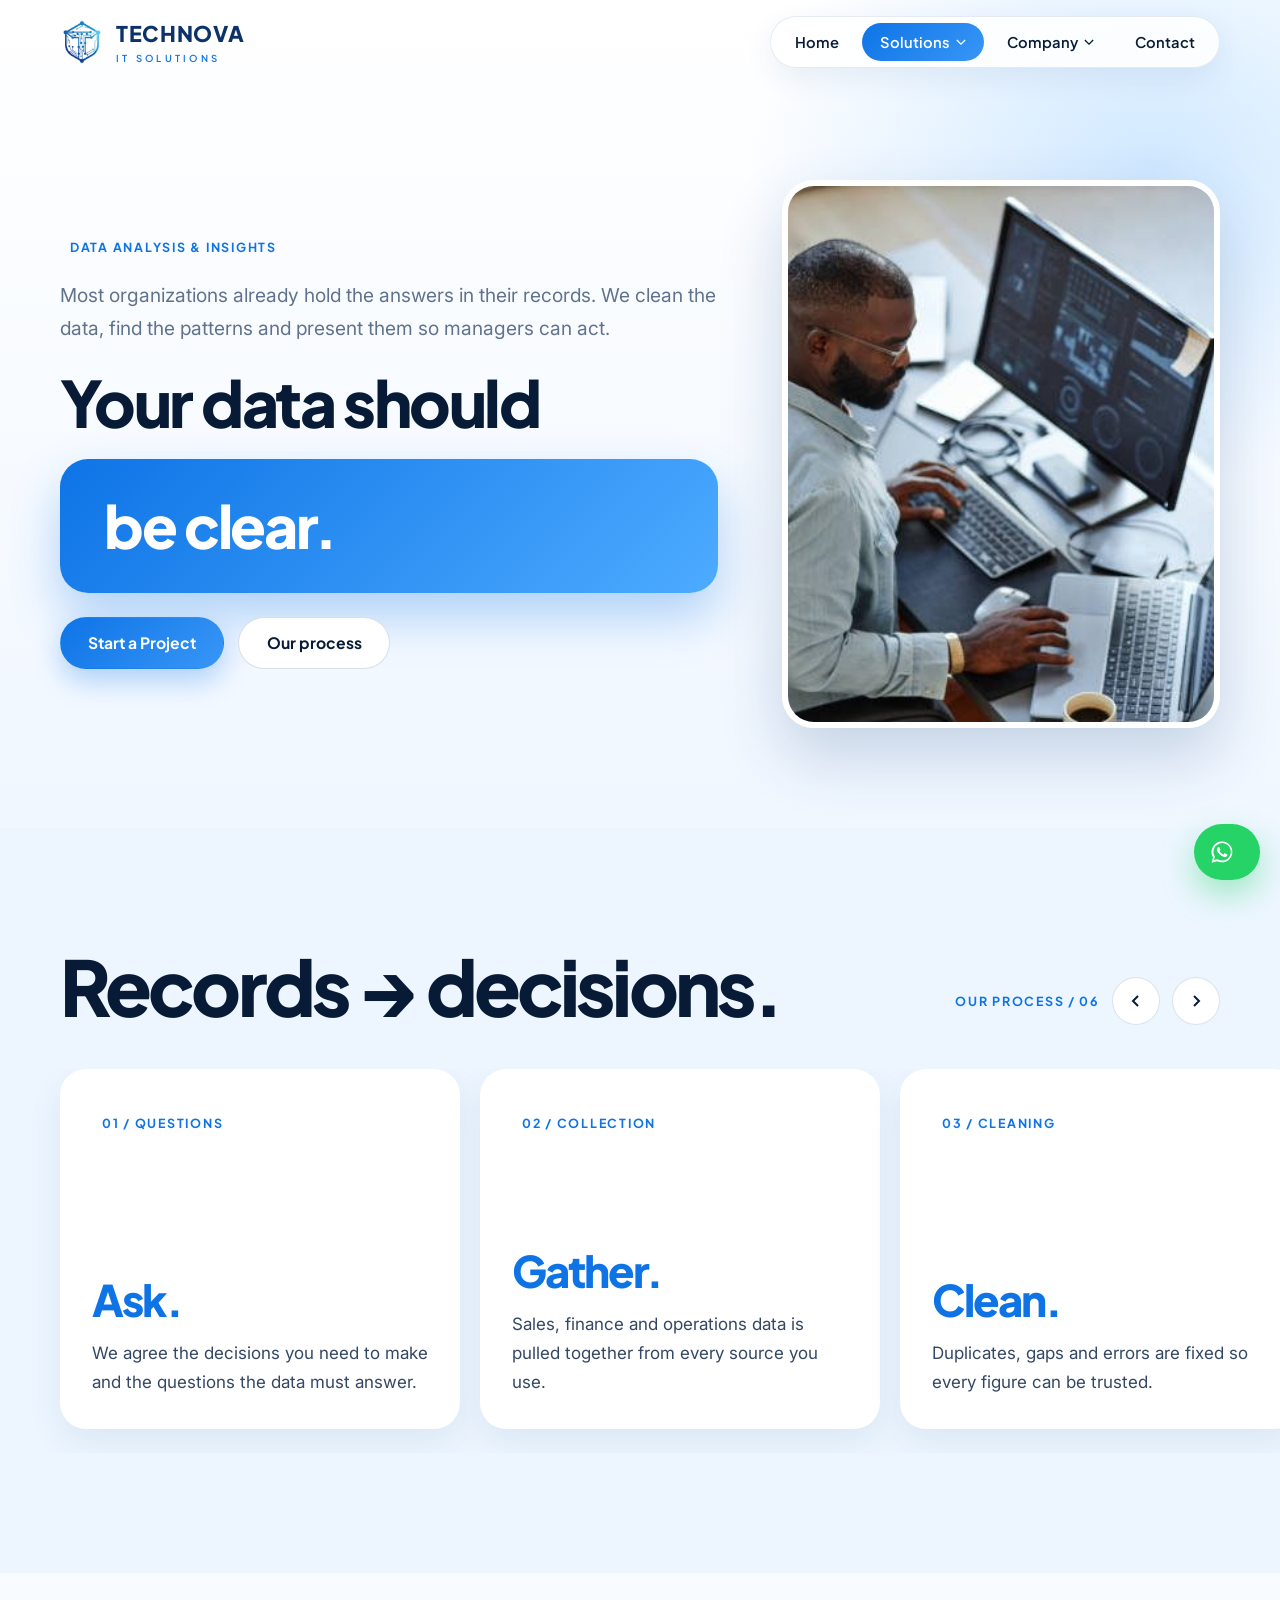
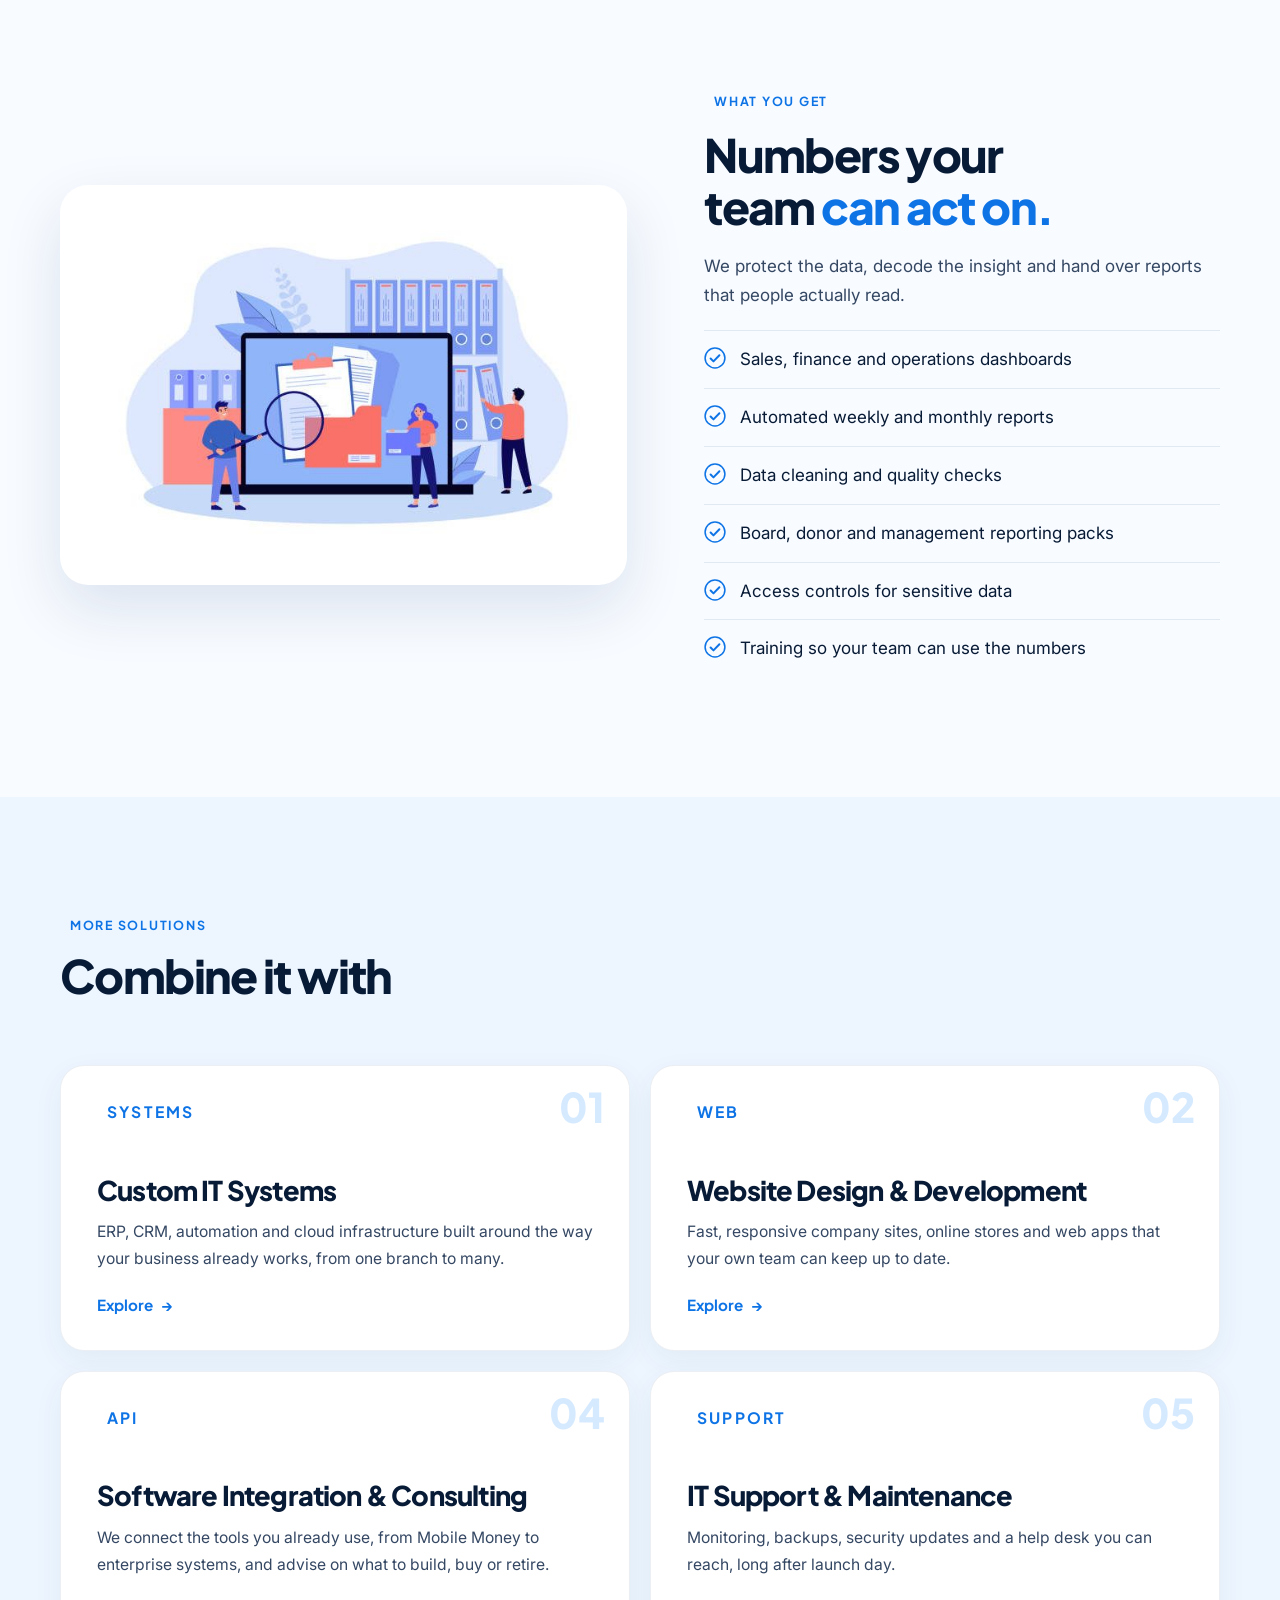
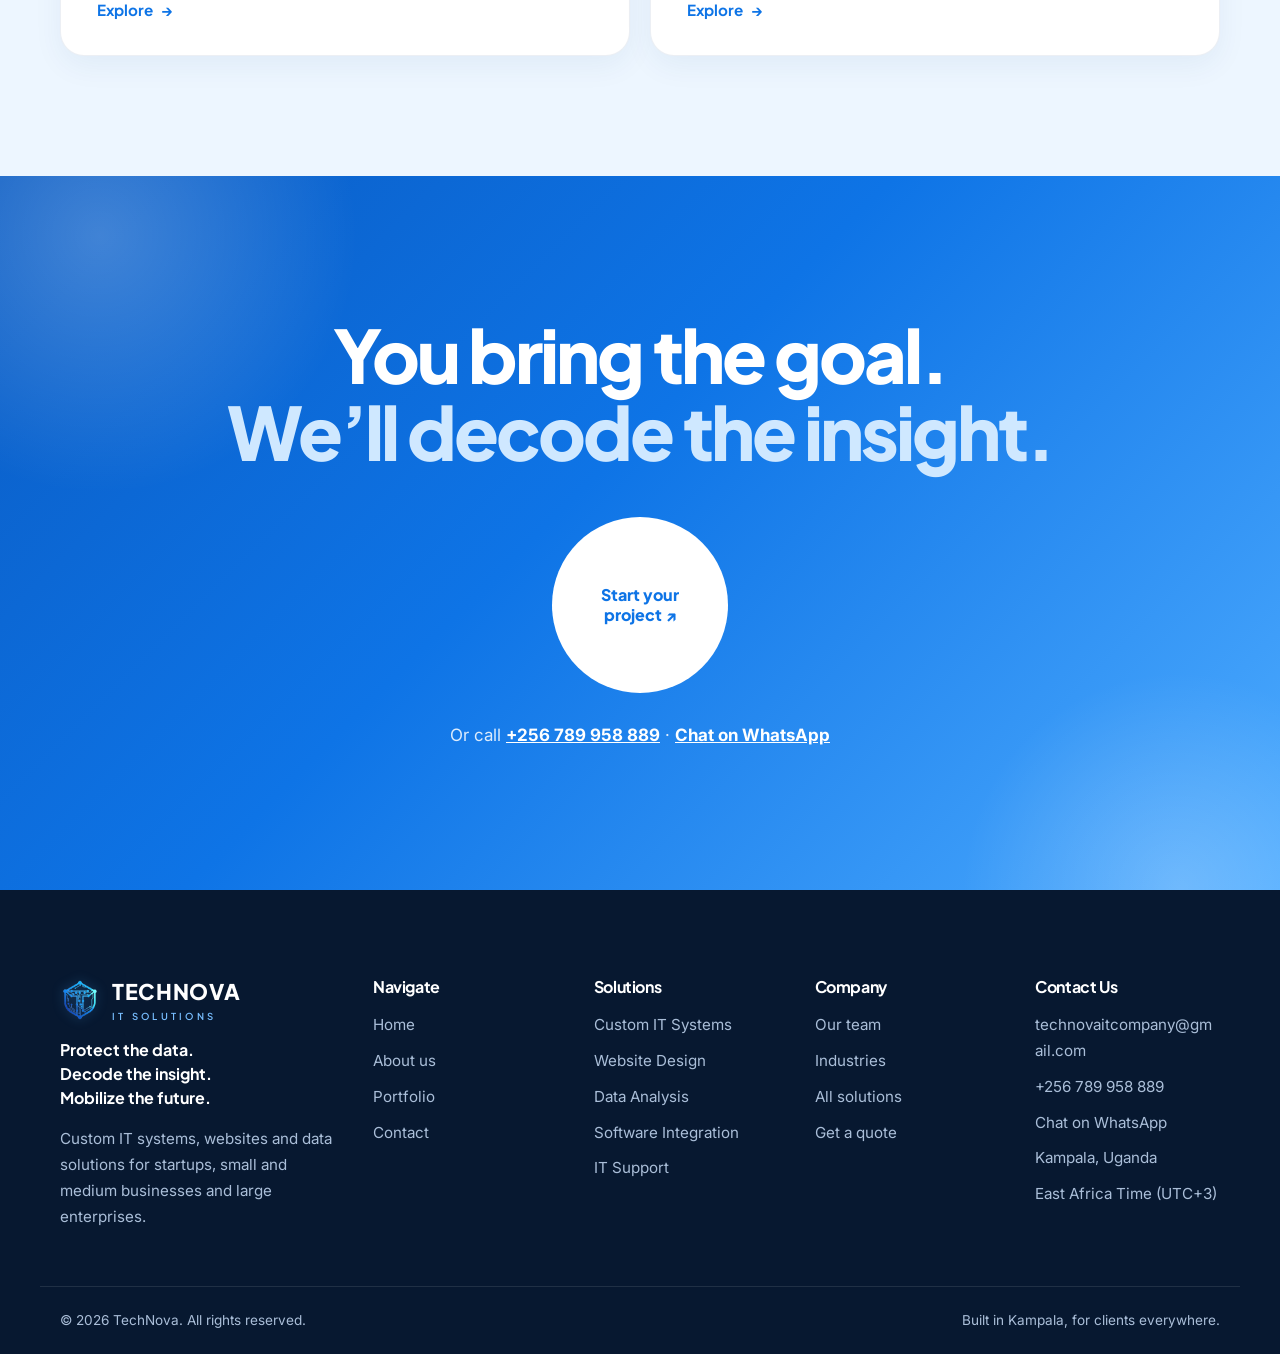
<file: myportfolio/technova/data-analysis.html>
<!DOCTYPE html>
<html lang="en">
<head>
  <meta charset="UTF-8">
  <meta name="viewport" content="width=device-width, initial-scale=1, viewport-fit=cover">
  <title>Data Analysis &amp; Insights | TechNova</title>
  <meta name="description" content="Dashboards, reports and data analysis that turn everyday business records into clear decisions.">
  <meta name="theme-color" content="rgb(248, 251, 255)">

  <!-- Lets the CSS know JavaScript is running, so scroll-in animations can start hidden -->
  <script>document.documentElement.classList.add('js');</script>

  <!-- Search and social sharing. Replace technova.example with your real web address. -->
  <link rel="canonical" href="https://www.technova.example/data-analysis.html">
  <meta property="og:type" content="website">
  <meta property="og:title" content="Data Analysis &amp; Insights | TechNova">
  <meta property="og:description" content="Dashboards, reports and data analysis that turn everyday business records into clear decisions.">
  <meta property="og:url" content="https://www.technova.example/data-analysis.html">
  <meta property="og:image" content="https://www.technova.example/images/hero/office-systems.jpg">
  <meta name="twitter:card" content="summary_large_image">

  <!-- Fonts -->
  <link rel="preconnect" href="https://fonts.googleapis.com">
  <link rel="preconnect" href="https://fonts.gstatic.com" crossorigin>
  <link rel="stylesheet" href="https://fonts.googleapis.com/css2?family=Plus+Jakarta+Sans:wght@500;600;700;800&family=Inter:wght@400;500;600&family=JetBrains+Mono:wght@500;700&display=swap">

  <!-- Styles (responsive.css last, so its phone rules win) -->
  <link rel="stylesheet" href="css/base.css">
  <link rel="stylesheet" href="css/layout.css">
  <link rel="stylesheet" href="css/components.css">
  <link rel="stylesheet" href="css/mockups.css">
  <link rel="stylesheet" href="css/responsive.css">

  <!-- Scripts: company details and lists first, then the code that uses them -->
  <script src="js/config.js" defer></script>
  <script src="js/team.js" defer></script>
  <script src="js/mockups.js" defer></script>
  <script src="js/layout.js" defer></script>
  <script src="js/sections.js" defer></script>
  <script src="js/ui.js" defer></script>
</head>
<body data-page="data-analysis">
  <a class="skip-link" href="#main">Skip to content</a>

  <!-- Header and footer are drawn by js/layout.js from js/config.js -->
  <header class="site-header" id="site-header"></header>

  <main id="main">
    <!-- ================= PAGE HEADING ================= -->
    <section class="intro">
      <div class="wrap intro-grid">
        <div class="intro-text">
          <p class="label">Data Analysis &amp; Insights</p>
          <p class="lead">Most organizations already hold the answers in their records. We clean the data, find the patterns and present them so managers can act.</p>
          <h1 class="mega">Your data should<span class="sr-only"> be clear, be trusted and drive decisions.</span></h1>
          <div class="cycle" aria-hidden="true">
            <div class="stack" data-cycle>
              <span class="cycle-word is-active">be clear.</span>
              <span class="cycle-word">be trusted.</span>
              <span class="cycle-word">drive decisions.</span>
            </div>
          </div>
          <div class="btn-row">
            <a class="btn btn-primary" href="contact.html">Start a Project</a>
            <a class="btn btn-ghost" href="#journey">Our process</a>
          </div>
        </div>
        <figure class="photo reveal"><img src="images/hero/data-dashboards.jpg" alt="An analyst reviewing dashboards on a desktop monitor"></figure>
      </div>
    </section>

    <!-- ================= PROCESS (scrolls sideways) ================= -->
    <section class="journey" id="journey">
      <div class="wrap journey-head">
        <h2>Records &rarr; decisions.</h2>
        <div class="journey-tools">
          <p class="label">Our process / 06</p>
          <button class="round-btn" type="button" data-scroll="prev" aria-controls="steps-data-analysis" aria-label="Previous step"><svg viewBox="0 0 12 12" width="12" height="12" aria-hidden="true"><path d="M8 1L3 6l5 5" fill="none" stroke="currentColor" stroke-width="2"/></svg></button>
          <button class="round-btn" type="button" data-scroll="next" aria-controls="steps-data-analysis" aria-label="Next step"><svg viewBox="0 0 12 12" width="12" height="12" aria-hidden="true"><path d="M4 1l5 5-5 5" fill="none" stroke="currentColor" stroke-width="2"/></svg></button>
        </div>
      </div>
      <div class="hscroll" id="steps-data-analysis" tabindex="0" aria-label="Process steps">
          <article class="step">
            <p class="label">01 / Questions</p>
            <div><h3>Ask.</h3><p>We agree the decisions you need to make and the questions the data must answer.</p></div>
          </article>
          <article class="step">
            <p class="label">02 / Collection</p>
            <div><h3>Gather.</h3><p>Sales, finance and operations data is pulled together from every source you use.</p></div>
          </article>
          <article class="step">
            <p class="label">03 / Cleaning</p>
            <div><h3>Clean.</h3><p>Duplicates, gaps and errors are fixed so every figure can be trusted.</p></div>
          </article>
          <article class="step">
            <p class="label">04 / Analysis</p>
            <div><h3>Analyze.</h3><p>Trends, patterns and outliers are found and checked with your team.</p></div>
          </article>
          <article class="step">
            <p class="label">05 / Dashboards</p>
            <div><h3>Visualize.</h3><p>Results become dashboards and reports that update on their own.</p></div>
          </article>
          <article class="step">
            <p class="label">06 / Handover</p>
            <div><h3>Act.</h3><p>We train your team to read the numbers and use them in planning.</p></div>
          </article>
      </div>
    </section>

    <!-- ================= WHAT YOU GET ================= -->
    <section class="section">
      <div class="wrap feature-split">
        <figure class="illustration reveal"><img src="images/illustrations/data-review.jpg" alt="Illustration of people reviewing documents and data on a large screen" loading="lazy"></figure>
        <div class="feature-text">
          <p class="label">What you get</p>
          <h2 class="h2">Numbers your team <span class="hl">can act on.</span></h2>
          <p>We protect the data, decode the insight and hand over reports that people actually read.</p>
          <ul class="ticks">
            <li><svg viewBox="0 0 20 20" aria-hidden="true"><circle cx="10" cy="10" r="9" fill="none" stroke="currentColor" stroke-width="1.4"/><path d="M6 10.5l2.6 2.6L14 7.5" fill="none" stroke="currentColor" stroke-width="1.8" stroke-linecap="round" stroke-linejoin="round"/></svg><span>Sales, finance and operations dashboards</span></li>
            <li><svg viewBox="0 0 20 20" aria-hidden="true"><circle cx="10" cy="10" r="9" fill="none" stroke="currentColor" stroke-width="1.4"/><path d="M6 10.5l2.6 2.6L14 7.5" fill="none" stroke="currentColor" stroke-width="1.8" stroke-linecap="round" stroke-linejoin="round"/></svg><span>Automated weekly and monthly reports</span></li>
            <li><svg viewBox="0 0 20 20" aria-hidden="true"><circle cx="10" cy="10" r="9" fill="none" stroke="currentColor" stroke-width="1.4"/><path d="M6 10.5l2.6 2.6L14 7.5" fill="none" stroke="currentColor" stroke-width="1.8" stroke-linecap="round" stroke-linejoin="round"/></svg><span>Data cleaning and quality checks</span></li>
            <li><svg viewBox="0 0 20 20" aria-hidden="true"><circle cx="10" cy="10" r="9" fill="none" stroke="currentColor" stroke-width="1.4"/><path d="M6 10.5l2.6 2.6L14 7.5" fill="none" stroke="currentColor" stroke-width="1.8" stroke-linecap="round" stroke-linejoin="round"/></svg><span>Board, donor and management reporting packs</span></li>
            <li><svg viewBox="0 0 20 20" aria-hidden="true"><circle cx="10" cy="10" r="9" fill="none" stroke="currentColor" stroke-width="1.4"/><path d="M6 10.5l2.6 2.6L14 7.5" fill="none" stroke="currentColor" stroke-width="1.8" stroke-linecap="round" stroke-linejoin="round"/></svg><span>Access controls for sensitive data</span></li>
            <li><svg viewBox="0 0 20 20" aria-hidden="true"><circle cx="10" cy="10" r="9" fill="none" stroke="currentColor" stroke-width="1.4"/><path d="M6 10.5l2.6 2.6L14 7.5" fill="none" stroke="currentColor" stroke-width="1.8" stroke-linecap="round" stroke-linejoin="round"/></svg><span>Training so your team can use the numbers</span></li>
          </ul>
        </div>
      </div>
    </section>

    <!-- ================= OTHER SERVICES (from js/config.js) ================= -->
    <section class="section section-alt">
      <div class="wrap">
        <div class="section-head">
          <p class="label">More solutions</p>
          <h2 class="h2">Combine it with</h2>
        </div>
        <div class="cap-grid" data-services="cards" data-exclude="data-analysis.html"></div>
      </div>
    </section>

    <!-- ================= CALL TO ACTION ================= -->
    <section class="cta">
      <div class="wrap">
        <h2 class="mega">You bring the goal.<br><span class="hl">We&rsquo;ll decode the insight.</span></h2>
        <a class="orb" href="contact.html">Start your project &#8599;</a>
        <p class="cta-note">Or call <a data-contact="phone"></a> &middot; <a data-contact="whatsapp" target="_blank" rel="noopener">Chat on WhatsApp</a></p>
      </div>
    </section>
  </main>

  <footer class="site-footer" id="site-footer"></footer>
</body>
</html>
</file>
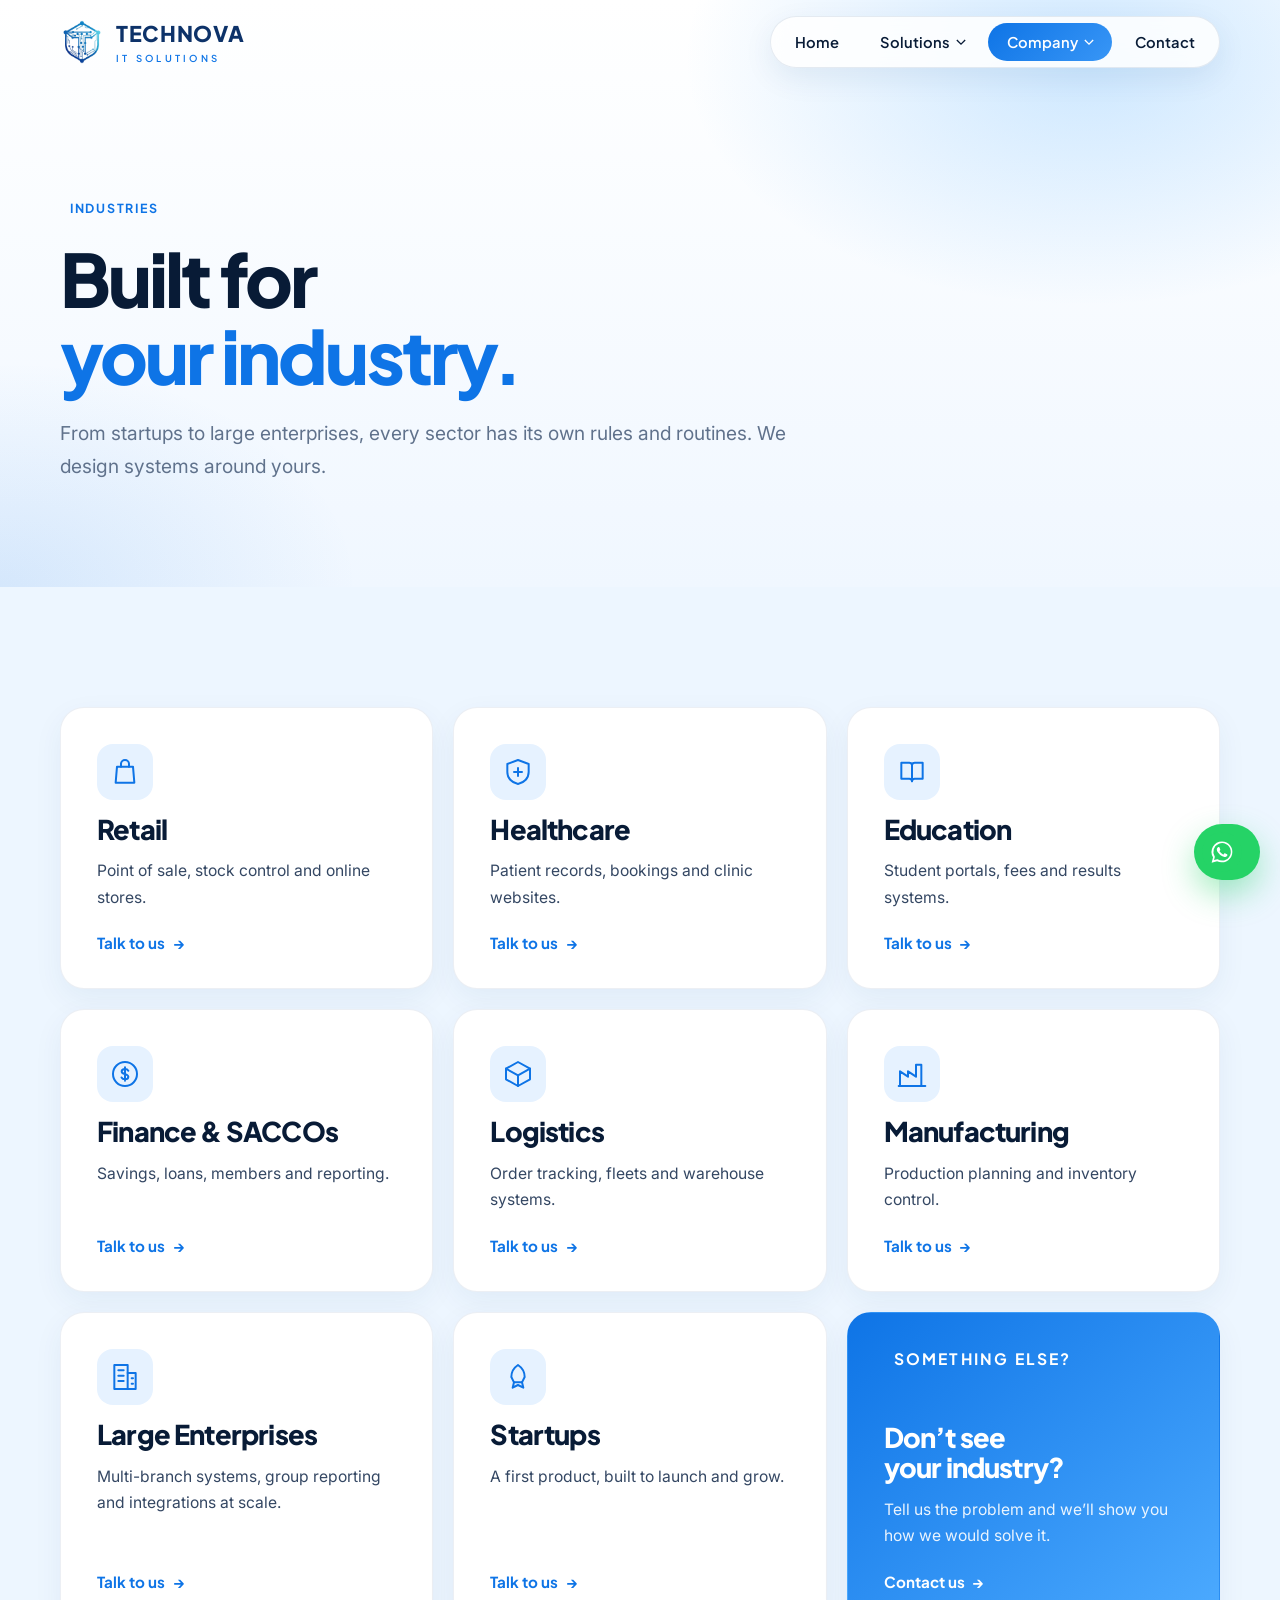
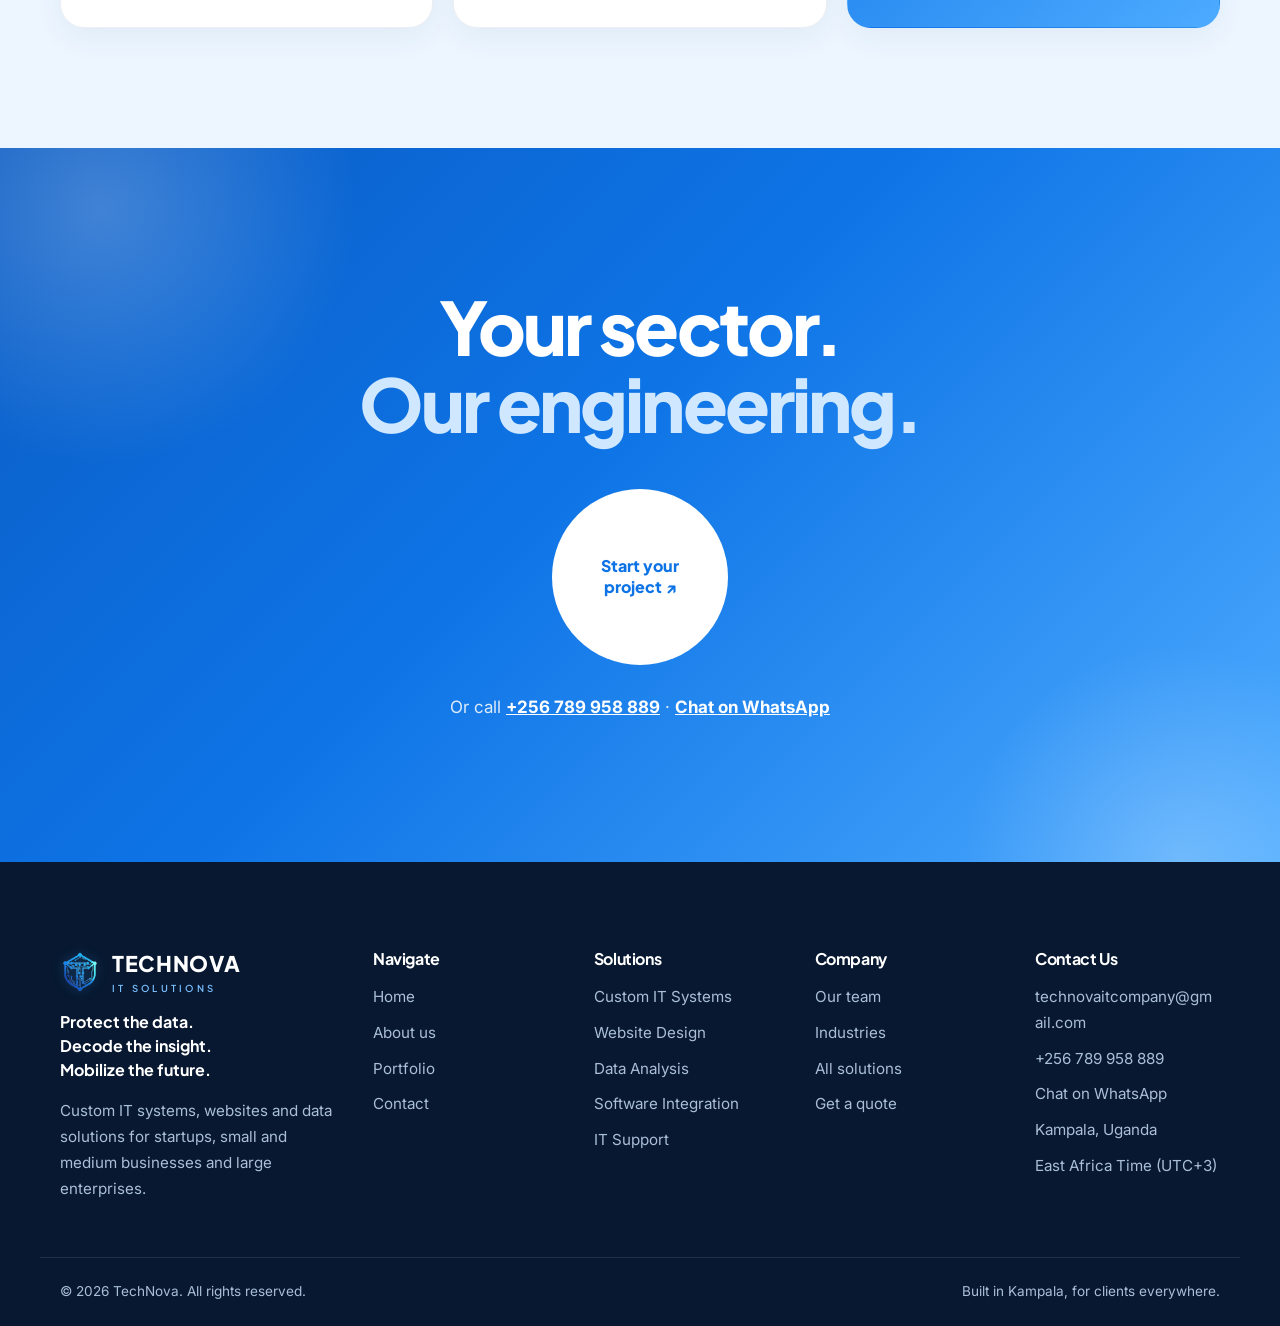
<file: myportfolio/technova/industries.html>
<!DOCTYPE html>
<html lang="en">
<head>
  <meta charset="UTF-8">
  <meta name="viewport" content="width=device-width, initial-scale=1, viewport-fit=cover">
  <title>Industries | TechNova</title>
  <meta name="description" content="IT systems, websites and data solutions for retail, healthcare, education, finance, logistics, manufacturing, large enterprises and startups.">
  <meta name="theme-color" content="rgb(248, 251, 255)">

  <!-- Lets the CSS know JavaScript is running, so scroll-in animations can start hidden -->
  <script>document.documentElement.classList.add('js');</script>

  <!-- Search and social sharing. Replace technova.example with your real web address. -->
  <link rel="canonical" href="https://www.technova.example/industries.html">
  <meta property="og:type" content="website">
  <meta property="og:title" content="Industries | TechNova">
  <meta property="og:description" content="IT systems, websites and data solutions for retail, healthcare, education, finance, logistics, manufacturing, large enterprises and startups.">
  <meta property="og:url" content="https://www.technova.example/industries.html">
  <meta property="og:image" content="https://www.technova.example/images/hero/office-systems.jpg">
  <meta name="twitter:card" content="summary_large_image">

  <!-- Fonts -->
  <link rel="preconnect" href="https://fonts.googleapis.com">
  <link rel="preconnect" href="https://fonts.gstatic.com" crossorigin>
  <link rel="stylesheet" href="https://fonts.googleapis.com/css2?family=Plus+Jakarta+Sans:wght@500;600;700;800&family=Inter:wght@400;500;600&family=JetBrains+Mono:wght@500;700&display=swap">

  <!-- Styles (responsive.css last, so its phone rules win) -->
  <link rel="stylesheet" href="css/base.css">
  <link rel="stylesheet" href="css/layout.css">
  <link rel="stylesheet" href="css/components.css">
  <link rel="stylesheet" href="css/mockups.css">
  <link rel="stylesheet" href="css/responsive.css">

  <!-- Scripts: company details and lists first, then the code that uses them -->
  <script src="js/config.js" defer></script>
  <script src="js/team.js" defer></script>
  <script src="js/mockups.js" defer></script>
  <script src="js/layout.js" defer></script>
  <script src="js/sections.js" defer></script>
  <script src="js/ui.js" defer></script>
</head>
<body data-page="industries">
  <a class="skip-link" href="#main">Skip to content</a>

  <!-- Header and footer are drawn by js/layout.js from js/config.js -->
  <header class="site-header" id="site-header"></header>

  <main id="main">
    <!-- ================= PAGE HEADING ================= -->
    <section class="page-hero">
      <div class="wrap">
        <p class="label">Industries</p>
        <h1 class="mega">Built for<br><span class="hl">your industry.</span></h1>
        <p class="lead">From startups to large enterprises, every sector has its own rules and routines. We design systems around yours.</p>
      </div>
    </section>

    <!-- ================= INDUSTRIES ================= -->
    <section class="section section-alt">
      <div class="wrap">
        <div class="cap-grid three">
          <article class="cap reveal">
            <svg class="cap-icon" viewBox="0 0 24 24" aria-hidden="true"><path d="M6 8h12l1 12H5z"/><path d="M9 8V6a3 3 0 0 1 6 0v2"/></svg>
            <h3>Retail</h3>
            <p>Point of sale, stock control and online stores.</p>
            <a class="arrow-link" href="contact.html">Talk to us <span aria-hidden="true">&rarr;</span></a>
          </article>
          <article class="cap reveal">
            <svg class="cap-icon" viewBox="0 0 24 24" aria-hidden="true"><path d="M12 3l8 3v6c0 4.5-3.2 8-8 9-4.8-1-8-4.5-8-9V6z"/><path d="M12 9v6M9 12h6"/></svg>
            <h3>Healthcare</h3>
            <p>Patient records, bookings and clinic websites.</p>
            <a class="arrow-link" href="contact.html">Talk to us <span aria-hidden="true">&rarr;</span></a>
          </article>
          <article class="cap reveal">
            <svg class="cap-icon" viewBox="0 0 24 24" aria-hidden="true"><path d="M4 5h6a2 2 0 0 1 2 2v12a2 2 0 0 0-2-2H4z"/><path d="M20 5h-6a2 2 0 0 0-2 2v12a2 2 0 0 1 2-2h6z"/></svg>
            <h3>Education</h3>
            <p>Student portals, fees and results systems.</p>
            <a class="arrow-link" href="contact.html">Talk to us <span aria-hidden="true">&rarr;</span></a>
          </article>
          <article class="cap reveal">
            <svg class="cap-icon" viewBox="0 0 24 24" aria-hidden="true"><circle cx="12" cy="12" r="9"/><path d="M12 7v10M14.5 9.6c-.5-.9-1.5-1.3-2.5-1.3-1.4 0-2.5.7-2.5 1.9 0 2.6 5 1.2 5 3.9 0 1.2-1.1 1.9-2.5 1.9-1.1 0-2.1-.4-2.6-1.4"/></svg>
            <h3>Finance &amp; SACCOs</h3>
            <p>Savings, loans, members and reporting.</p>
            <a class="arrow-link" href="contact.html">Talk to us <span aria-hidden="true">&rarr;</span></a>
          </article>
          <article class="cap reveal">
            <svg class="cap-icon" viewBox="0 0 24 24" aria-hidden="true"><path d="M3 8l9-5 9 5v8l-9 5-9-5z"/><path d="M3 8l9 5 9-5M12 13v8"/></svg>
            <h3>Logistics</h3>
            <p>Order tracking, fleets and warehouse systems.</p>
            <a class="arrow-link" href="contact.html">Talk to us <span aria-hidden="true">&rarr;</span></a>
          </article>
          <article class="cap reveal">
            <svg class="cap-icon" viewBox="0 0 24 24" aria-hidden="true"><path d="M3 21V10l6 4v-4l6 4V5h4v16z"/><path d="M2 21h20"/></svg>
            <h3>Manufacturing</h3>
            <p>Production planning and inventory control.</p>
            <a class="arrow-link" href="contact.html">Talk to us <span aria-hidden="true">&rarr;</span></a>
          </article>
          <article class="cap reveal">
            <svg class="cap-icon" viewBox="0 0 24 24" aria-hidden="true"><rect x="4" y="3" width="10" height="18"/><path d="M14 9h6v12h-6M7 7h4M7 11h4M7 15h4M17 13h1M17 17h1"/></svg>
            <h3>Large Enterprises</h3>
            <p>Multi-branch systems, group reporting and integrations at scale.</p>
            <a class="arrow-link" href="contact.html">Talk to us <span aria-hidden="true">&rarr;</span></a>
          </article>
          <article class="cap reveal">
            <svg class="cap-icon" viewBox="0 0 24 24" aria-hidden="true"><path d="M12 3c3 2 5 5.5 5 9l-2 4H9l-2-4c0-3.5 2-7 5-9z"/><path d="M9 16l-1 4 4-2 4 2-1-4"/></svg>
            <h3>Startups</h3>
            <p>A first product, built to launch and grow.</p>
            <a class="arrow-link" href="contact.html">Talk to us <span aria-hidden="true">&rarr;</span></a>
          </article>
          <article class="cap solid reveal">
            <p class="label">Something else?</p>
            <h3>Don&rsquo;t see your industry?</h3>
            <p>Tell us the problem and we&rsquo;ll show you how we would solve it.</p>
            <a class="arrow-link" href="contact.html">Contact us <span aria-hidden="true">&rarr;</span></a>
          </article>
        </div>
      </div>
    </section>

    <!-- ================= CALL TO ACTION ================= -->
    <section class="cta">
      <div class="wrap">
        <h2 class="mega">Your sector.<br><span class="hl">Our engineering.</span></h2>
        <a class="orb" href="contact.html">Start your project &#8599;</a>
        <p class="cta-note">Or call <a data-contact="phone"></a> &middot; <a data-contact="whatsapp" target="_blank" rel="noopener">Chat on WhatsApp</a></p>
      </div>
    </section>
  </main>

  <footer class="site-footer" id="site-footer"></footer>
</body>
</html>
</file>
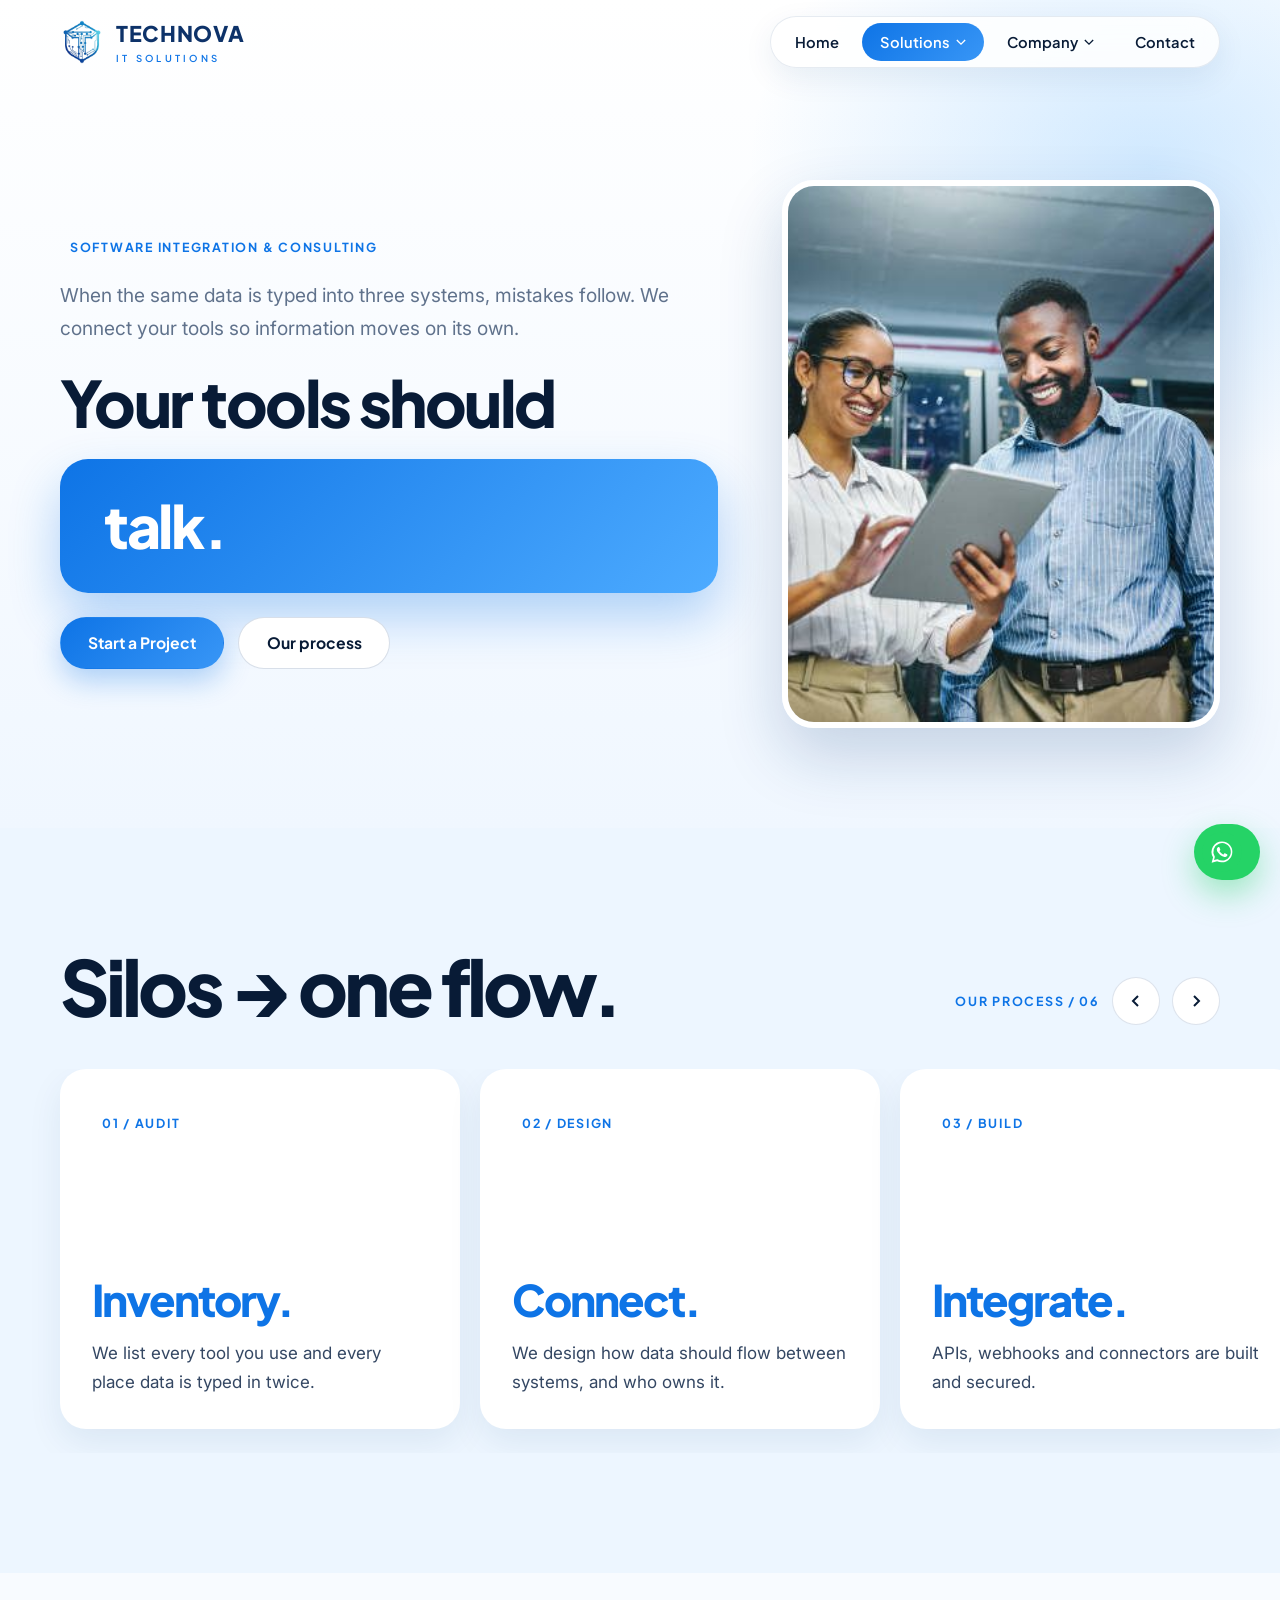
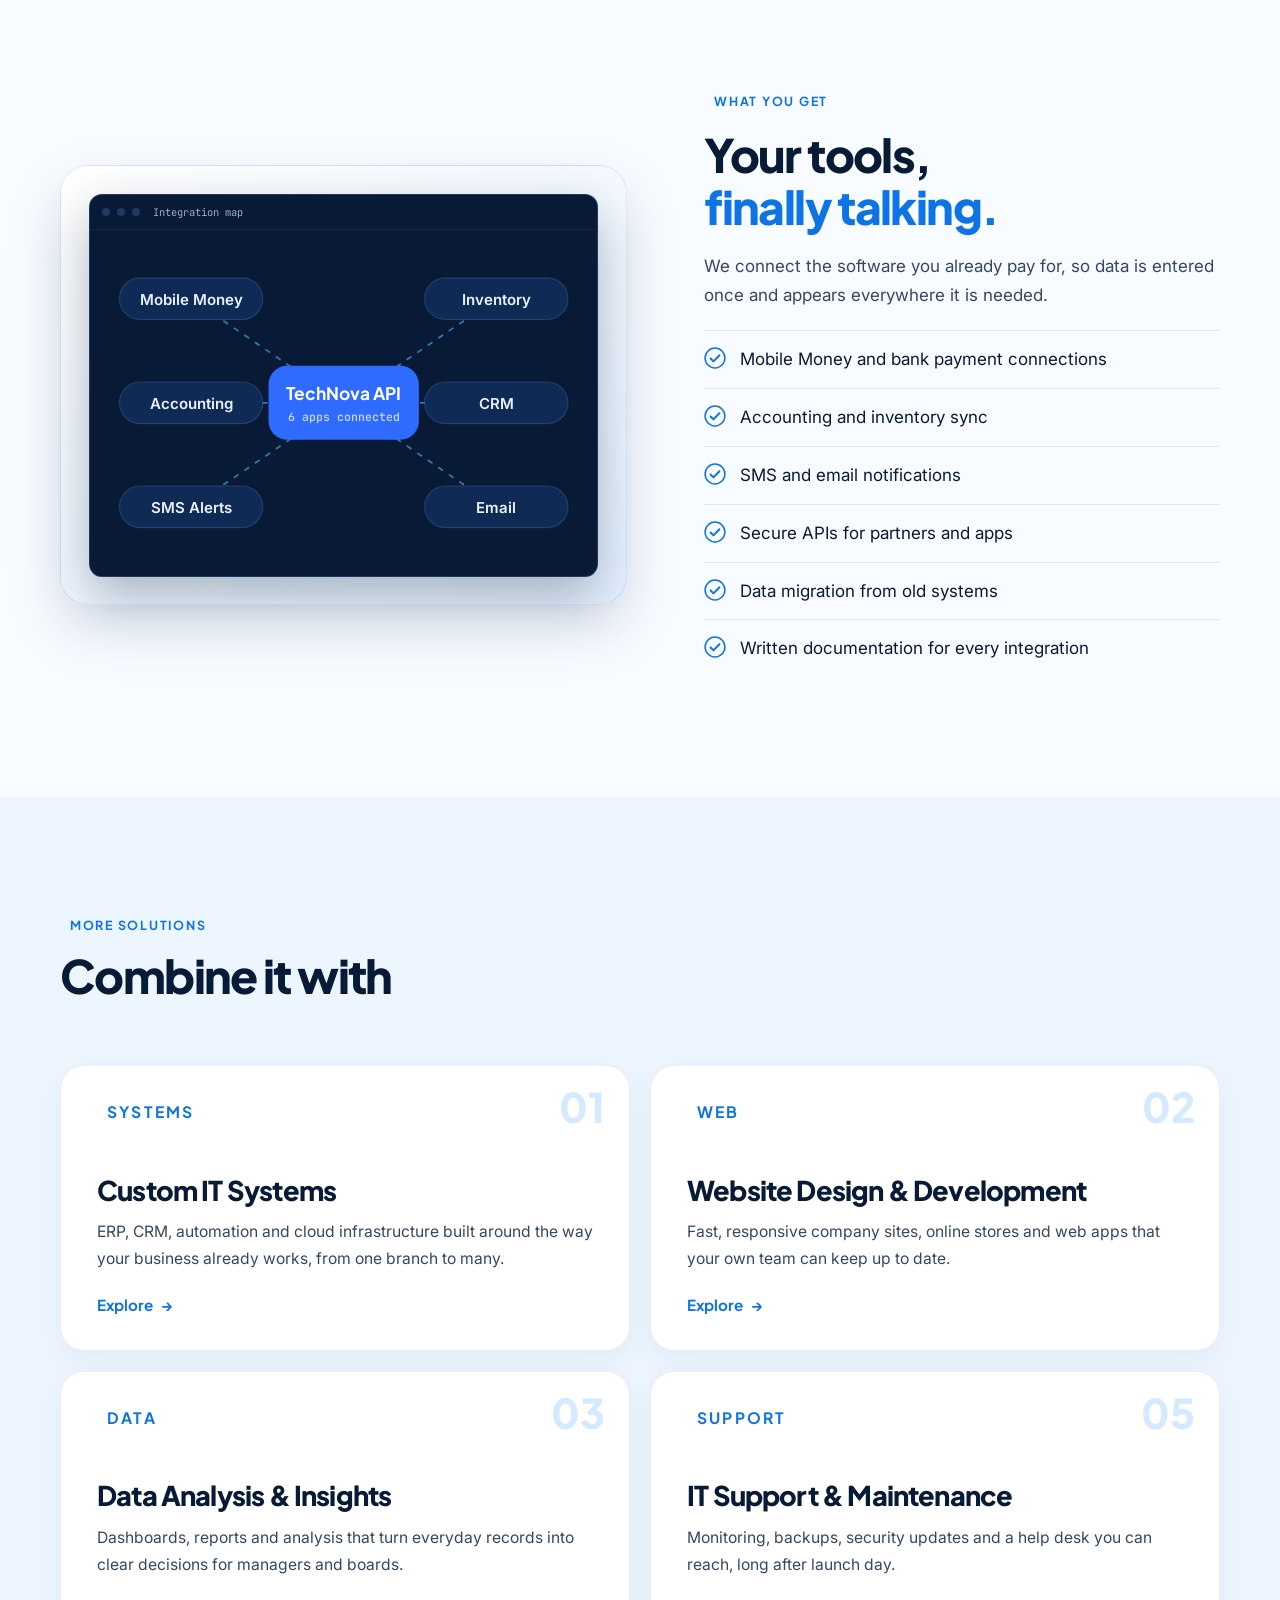
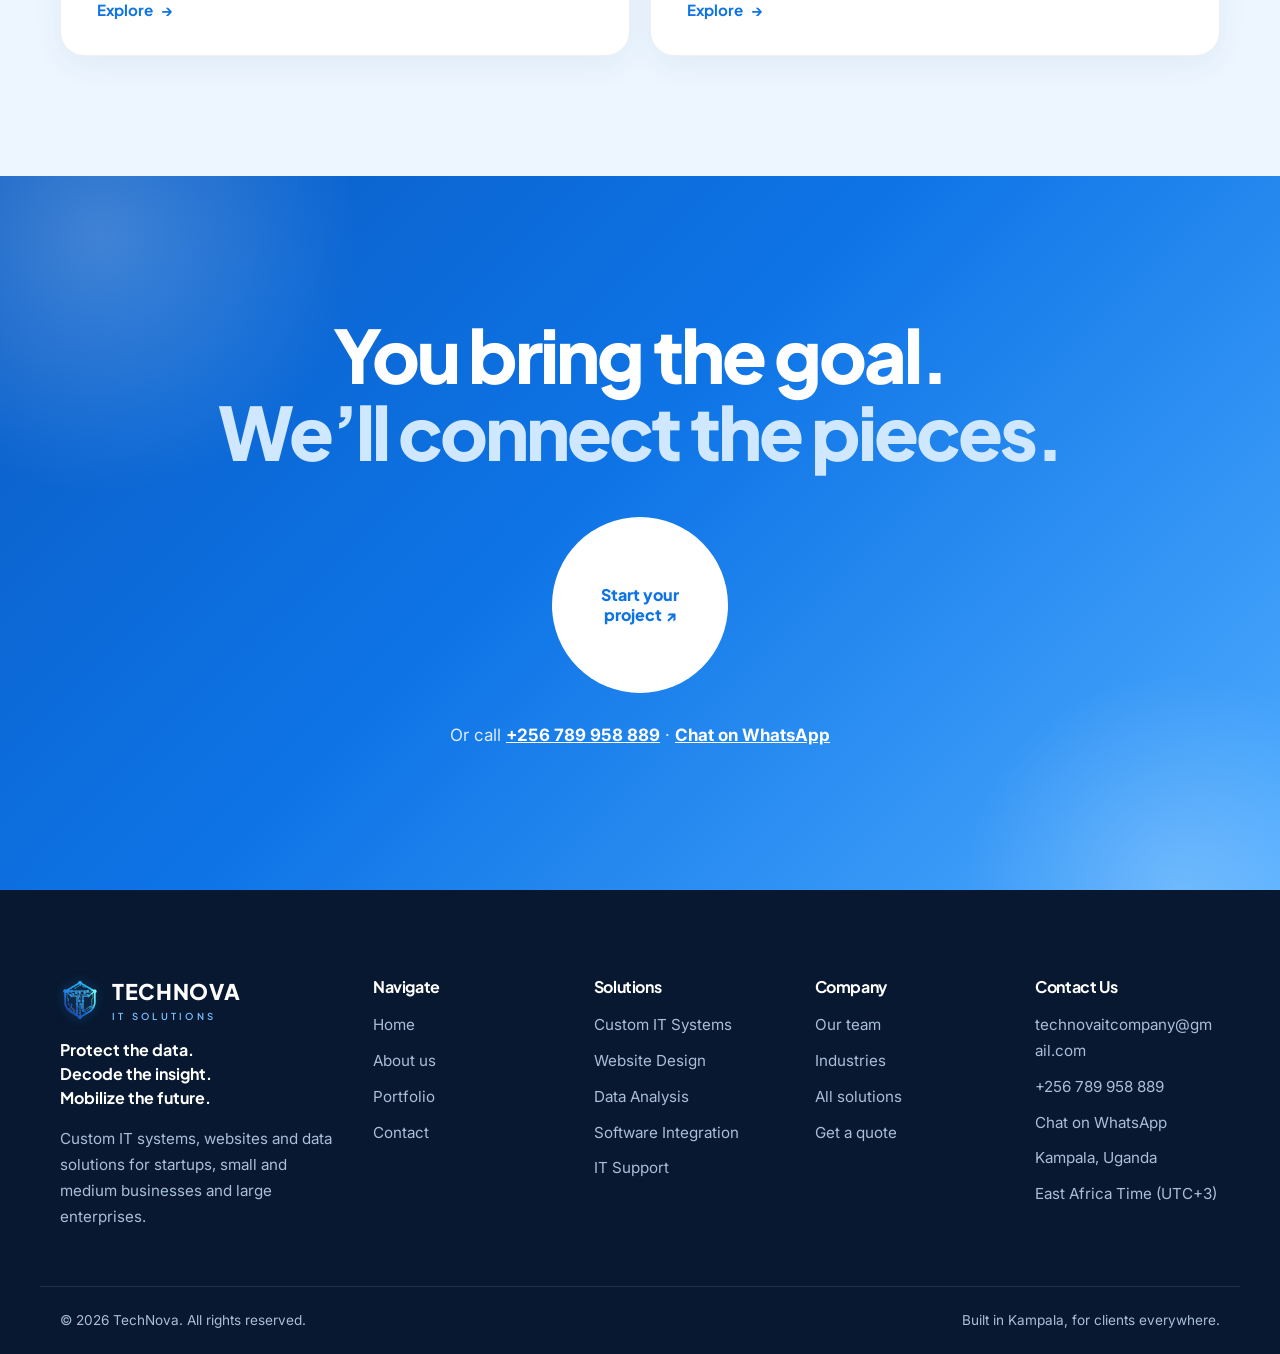
<file: myportfolio/technova/integration.html>
<!DOCTYPE html>
<html lang="en">
<head>
  <meta charset="UTF-8">
  <meta name="viewport" content="width=device-width, initial-scale=1, viewport-fit=cover">
  <title>Software Integration &amp; Consulting | TechNova</title>
  <meta name="description" content="TechNova connects the tools you already use, from Mobile Money to enterprise systems, and advises on what to build next.">
  <meta name="theme-color" content="rgb(248, 251, 255)">

  <!-- Lets the CSS know JavaScript is running, so scroll-in animations can start hidden -->
  <script>document.documentElement.classList.add('js');</script>

  <!-- Search and social sharing. Replace technova.example with your real web address. -->
  <link rel="canonical" href="https://www.technova.example/integration.html">
  <meta property="og:type" content="website">
  <meta property="og:title" content="Software Integration &amp; Consulting | TechNova">
  <meta property="og:description" content="TechNova connects the tools you already use, from Mobile Money to enterprise systems, and advises on what to build next.">
  <meta property="og:url" content="https://www.technova.example/integration.html">
  <meta property="og:image" content="https://www.technova.example/images/hero/office-systems.jpg">
  <meta name="twitter:card" content="summary_large_image">

  <!-- Fonts -->
  <link rel="preconnect" href="https://fonts.googleapis.com">
  <link rel="preconnect" href="https://fonts.gstatic.com" crossorigin>
  <link rel="stylesheet" href="https://fonts.googleapis.com/css2?family=Plus+Jakarta+Sans:wght@500;600;700;800&family=Inter:wght@400;500;600&family=JetBrains+Mono:wght@500;700&display=swap">

  <!-- Styles (responsive.css last, so its phone rules win) -->
  <link rel="stylesheet" href="css/base.css">
  <link rel="stylesheet" href="css/layout.css">
  <link rel="stylesheet" href="css/components.css">
  <link rel="stylesheet" href="css/mockups.css">
  <link rel="stylesheet" href="css/responsive.css">

  <!-- Scripts: company details and lists first, then the code that uses them -->
  <script src="js/config.js" defer></script>
  <script src="js/team.js" defer></script>
  <script src="js/mockups.js" defer></script>
  <script src="js/layout.js" defer></script>
  <script src="js/sections.js" defer></script>
  <script src="js/ui.js" defer></script>
</head>
<body data-page="integration">
  <a class="skip-link" href="#main">Skip to content</a>

  <!-- Header and footer are drawn by js/layout.js from js/config.js -->
  <header class="site-header" id="site-header"></header>

  <main id="main">
    <!-- ================= PAGE HEADING ================= -->
    <section class="intro">
      <div class="wrap intro-grid">
        <div class="intro-text">
          <p class="label">Software Integration &amp; Consulting</p>
          <p class="lead">When the same data is typed into three systems, mistakes follow. We connect your tools so information moves on its own.</p>
          <h1 class="mega">Your tools should<span class="sr-only"> talk, share data and work as one.</span></h1>
          <div class="cycle" aria-hidden="true">
            <div class="stack" data-cycle>
              <span class="cycle-word is-active">talk.</span>
              <span class="cycle-word">share data.</span>
              <span class="cycle-word">work as one.</span>
            </div>
          </div>
          <div class="btn-row">
            <a class="btn btn-primary" href="contact.html">Start a Project</a>
            <a class="btn btn-ghost" href="#journey">Our process</a>
          </div>
        </div>
        <figure class="photo reveal"><img src="images/photos/server-room-review.jpg" alt="Two colleagues reviewing a tablet in a server room"></figure>
      </div>
    </section>

    <!-- ================= PROCESS (scrolls sideways) ================= -->
    <section class="journey" id="journey">
      <div class="wrap journey-head">
        <h2>Silos &rarr; one flow.</h2>
        <div class="journey-tools">
          <p class="label">Our process / 06</p>
          <button class="round-btn" type="button" data-scroll="prev" aria-controls="steps-integration" aria-label="Previous step"><svg viewBox="0 0 12 12" width="12" height="12" aria-hidden="true"><path d="M8 1L3 6l5 5" fill="none" stroke="currentColor" stroke-width="2"/></svg></button>
          <button class="round-btn" type="button" data-scroll="next" aria-controls="steps-integration" aria-label="Next step"><svg viewBox="0 0 12 12" width="12" height="12" aria-hidden="true"><path d="M4 1l5 5-5 5" fill="none" stroke="currentColor" stroke-width="2"/></svg></button>
        </div>
      </div>
      <div class="hscroll" id="steps-integration" tabindex="0" aria-label="Process steps">
          <article class="step">
            <p class="label">01 / Audit</p>
            <div><h3>Inventory.</h3><p>We list every tool you use and every place data is typed in twice.</p></div>
          </article>
          <article class="step">
            <p class="label">02 / Design</p>
            <div><h3>Connect.</h3><p>We design how data should flow between systems, and who owns it.</p></div>
          </article>
          <article class="step">
            <p class="label">03 / Build</p>
            <div><h3>Integrate.</h3><p>APIs, webhooks and connectors are built and secured.</p></div>
          </article>
          <article class="step">
            <p class="label">04 / Testing</p>
            <div><h3>Verify.</h3><p>Every sync is tested with real records and failure cases.</p></div>
          </article>
          <article class="step">
            <p class="label">05 / Rollout</p>
            <div><h3>Switch.</h3><p>Integrations go live in stages, so daily work is never interrupted.</p></div>
          </article>
          <article class="step">
            <p class="label">06 / Monitoring</p>
            <div><h3>Watch.</h3><p>Alerts flag any failed sync so it is fixed before it costs you.</p></div>
          </article>
      </div>
    </section>

    <!-- ================= WHAT YOU GET ================= -->
    <section class="section">
      <div class="wrap feature-split">
        <div class="frame reveal" data-mockup="integration"></div>
        <div class="feature-text">
          <p class="label">What you get</p>
          <h2 class="h2">Your tools, <span class="hl">finally talking.</span></h2>
          <p>We connect the software you already pay for, so data is entered once and appears everywhere it is needed.</p>
          <ul class="ticks">
            <li><svg viewBox="0 0 20 20" aria-hidden="true"><circle cx="10" cy="10" r="9" fill="none" stroke="currentColor" stroke-width="1.4"/><path d="M6 10.5l2.6 2.6L14 7.5" fill="none" stroke="currentColor" stroke-width="1.8" stroke-linecap="round" stroke-linejoin="round"/></svg><span>Mobile Money and bank payment connections</span></li>
            <li><svg viewBox="0 0 20 20" aria-hidden="true"><circle cx="10" cy="10" r="9" fill="none" stroke="currentColor" stroke-width="1.4"/><path d="M6 10.5l2.6 2.6L14 7.5" fill="none" stroke="currentColor" stroke-width="1.8" stroke-linecap="round" stroke-linejoin="round"/></svg><span>Accounting and inventory sync</span></li>
            <li><svg viewBox="0 0 20 20" aria-hidden="true"><circle cx="10" cy="10" r="9" fill="none" stroke="currentColor" stroke-width="1.4"/><path d="M6 10.5l2.6 2.6L14 7.5" fill="none" stroke="currentColor" stroke-width="1.8" stroke-linecap="round" stroke-linejoin="round"/></svg><span>SMS and email notifications</span></li>
            <li><svg viewBox="0 0 20 20" aria-hidden="true"><circle cx="10" cy="10" r="9" fill="none" stroke="currentColor" stroke-width="1.4"/><path d="M6 10.5l2.6 2.6L14 7.5" fill="none" stroke="currentColor" stroke-width="1.8" stroke-linecap="round" stroke-linejoin="round"/></svg><span>Secure APIs for partners and apps</span></li>
            <li><svg viewBox="0 0 20 20" aria-hidden="true"><circle cx="10" cy="10" r="9" fill="none" stroke="currentColor" stroke-width="1.4"/><path d="M6 10.5l2.6 2.6L14 7.5" fill="none" stroke="currentColor" stroke-width="1.8" stroke-linecap="round" stroke-linejoin="round"/></svg><span>Data migration from old systems</span></li>
            <li><svg viewBox="0 0 20 20" aria-hidden="true"><circle cx="10" cy="10" r="9" fill="none" stroke="currentColor" stroke-width="1.4"/><path d="M6 10.5l2.6 2.6L14 7.5" fill="none" stroke="currentColor" stroke-width="1.8" stroke-linecap="round" stroke-linejoin="round"/></svg><span>Written documentation for every integration</span></li>
          </ul>
        </div>
      </div>
    </section>

    <!-- ================= OTHER SERVICES (from js/config.js) ================= -->
    <section class="section section-alt">
      <div class="wrap">
        <div class="section-head">
          <p class="label">More solutions</p>
          <h2 class="h2">Combine it with</h2>
        </div>
        <div class="cap-grid" data-services="cards" data-exclude="integration.html"></div>
      </div>
    </section>

    <!-- ================= CALL TO ACTION ================= -->
    <section class="cta">
      <div class="wrap">
        <h2 class="mega">You bring the goal.<br><span class="hl">We&rsquo;ll connect the pieces.</span></h2>
        <a class="orb" href="contact.html">Start your project &#8599;</a>
        <p class="cta-note">Or call <a data-contact="phone"></a> &middot; <a data-contact="whatsapp" target="_blank" rel="noopener">Chat on WhatsApp</a></p>
      </div>
    </section>
  </main>

  <footer class="site-footer" id="site-footer"></footer>
</body>
</html>
</file>
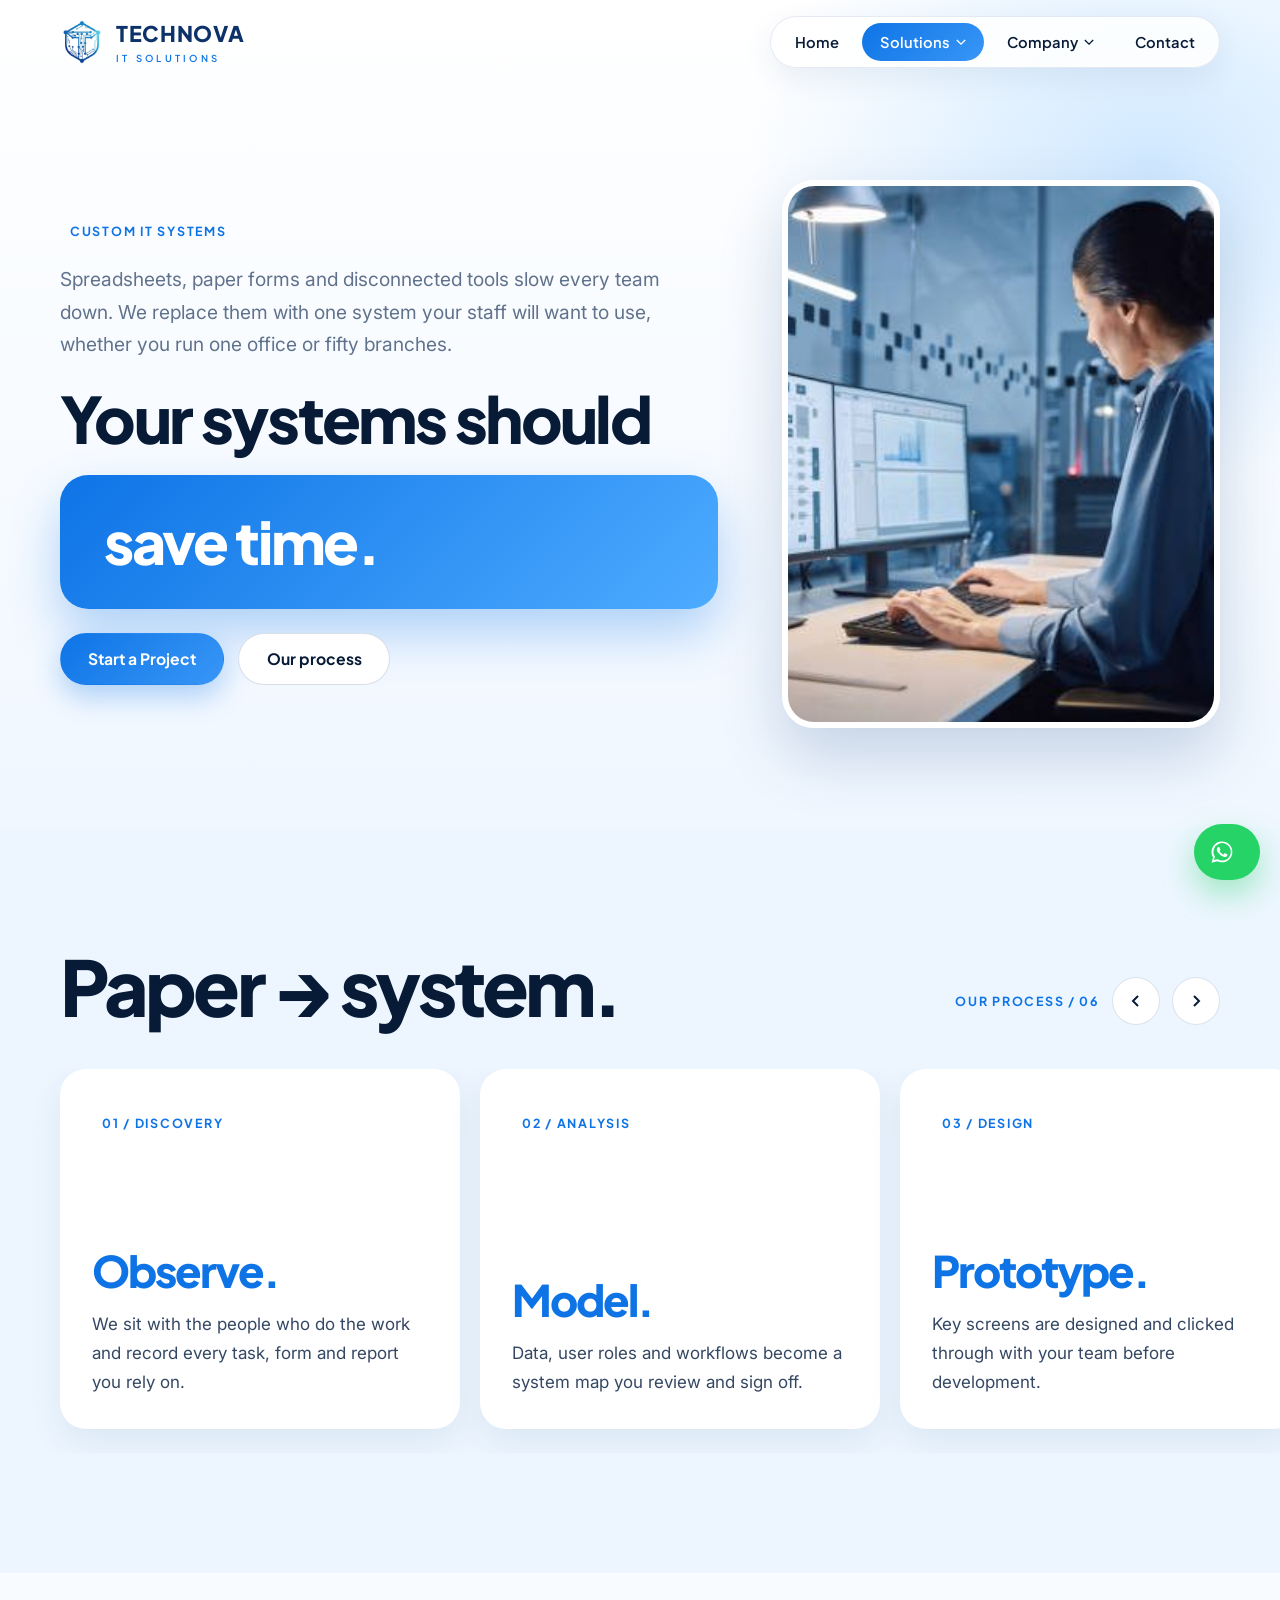
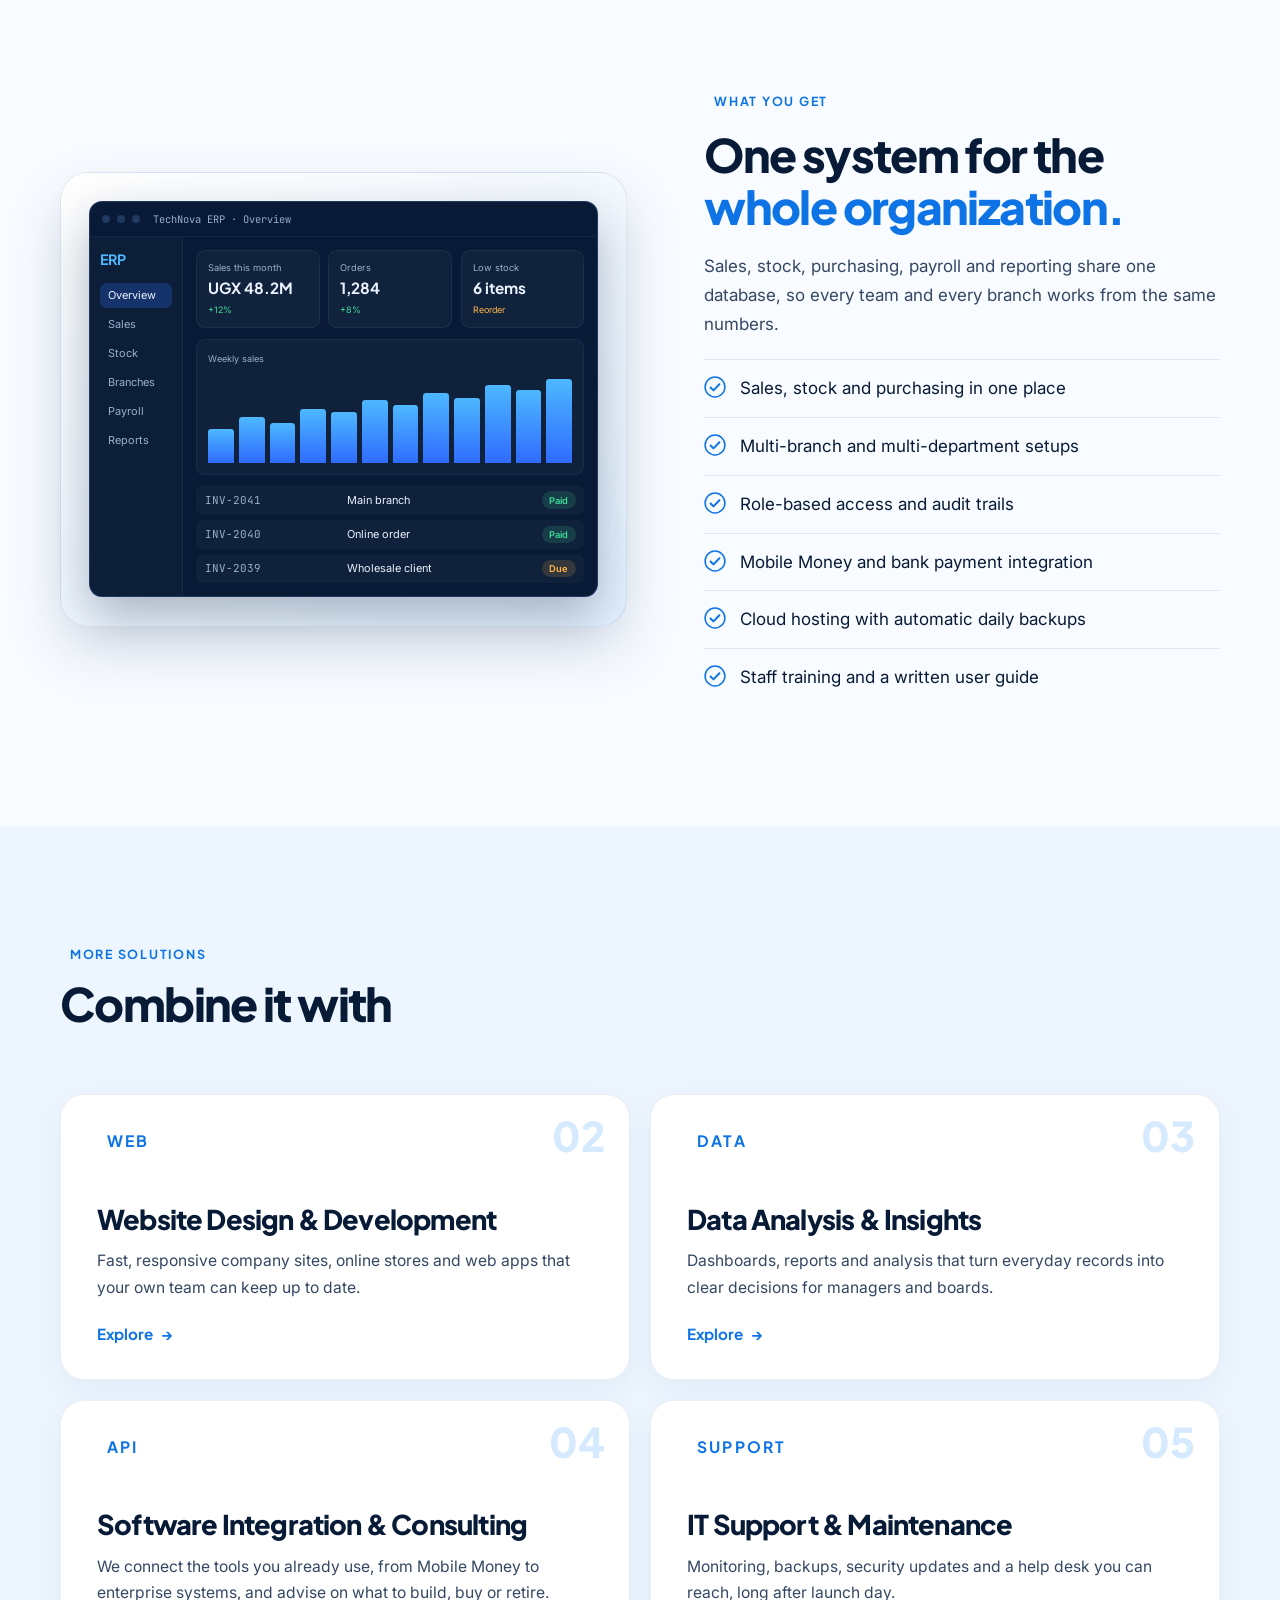
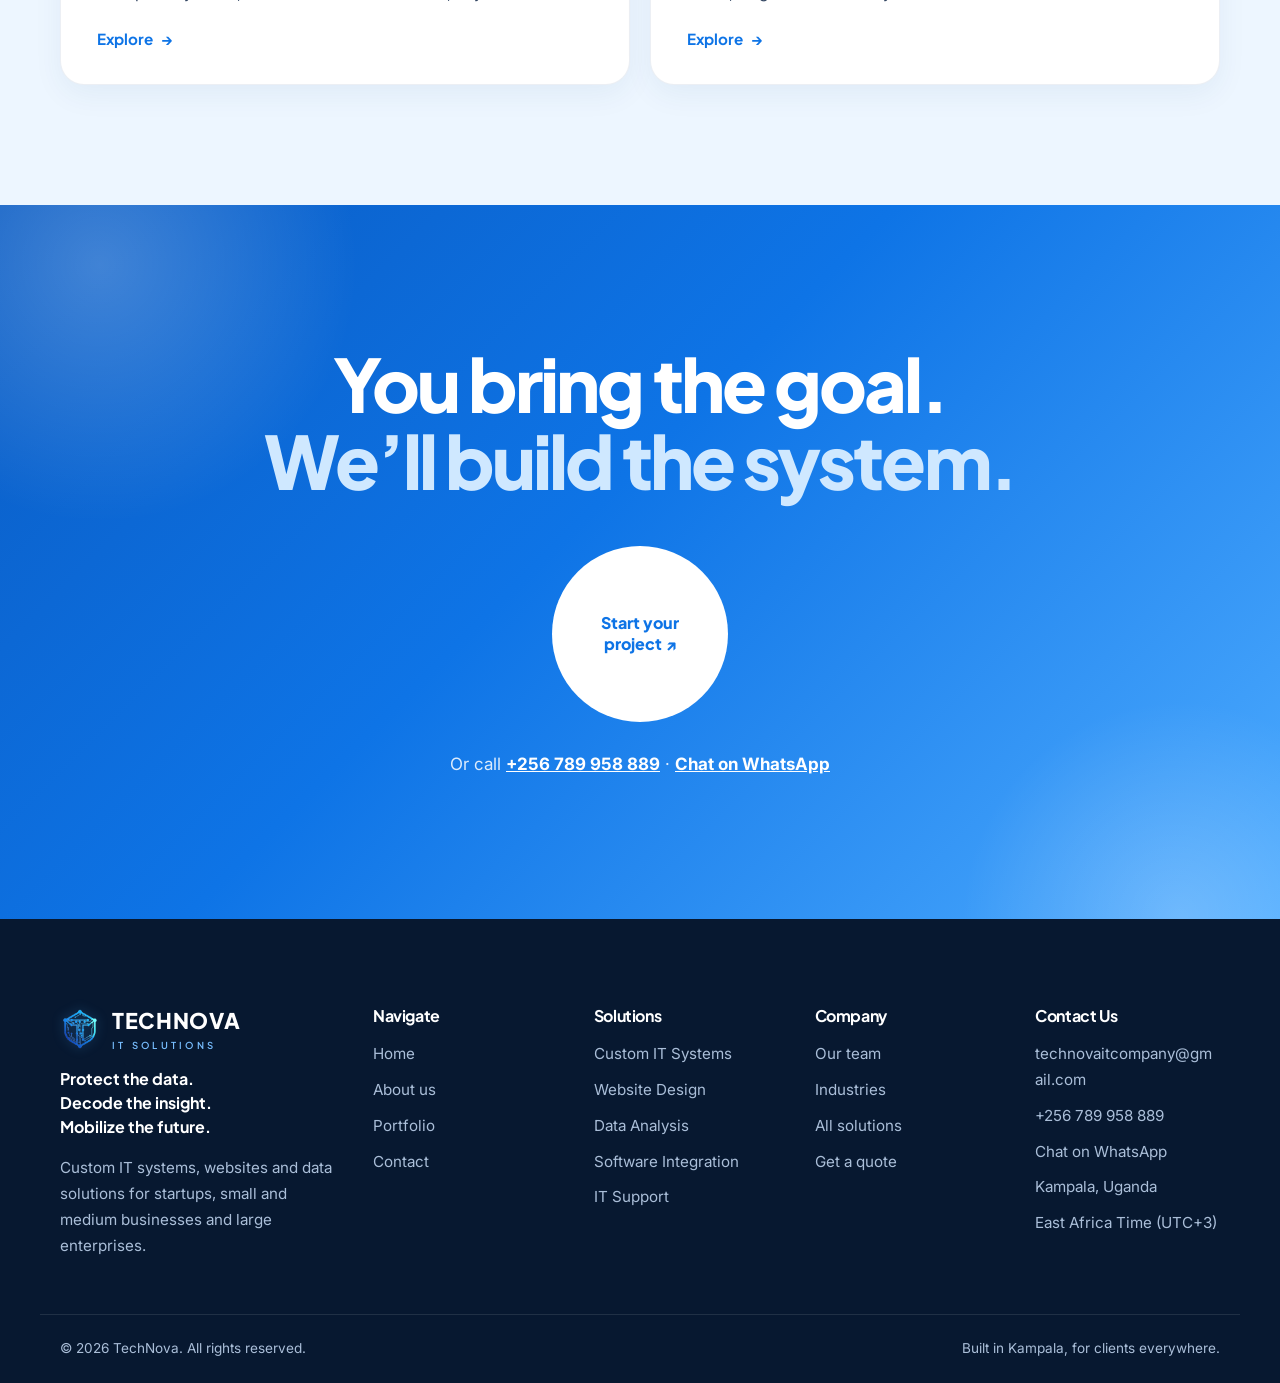
<file: myportfolio/technova/it-systems.html>
<!DOCTYPE html>
<html lang="en">
<head>
  <meta charset="UTF-8">
  <meta name="viewport" content="width=device-width, initial-scale=1, viewport-fit=cover">
  <title>Custom IT Systems | TechNova</title>
  <meta name="description" content="ERP, CRM, automation and cloud infrastructure for startups, small and medium businesses and large enterprises.">
  <meta name="theme-color" content="rgb(248, 251, 255)">

  <!-- Lets the CSS know JavaScript is running, so scroll-in animations can start hidden -->
  <script>document.documentElement.classList.add('js');</script>

  <!-- Search and social sharing. Replace technova.example with your real web address. -->
  <link rel="canonical" href="https://www.technova.example/it-systems.html">
  <meta property="og:type" content="website">
  <meta property="og:title" content="Custom IT Systems | TechNova">
  <meta property="og:description" content="ERP, CRM, automation and cloud infrastructure for startups, small and medium businesses and large enterprises.">
  <meta property="og:url" content="https://www.technova.example/it-systems.html">
  <meta property="og:image" content="https://www.technova.example/images/hero/office-systems.jpg">
  <meta name="twitter:card" content="summary_large_image">

  <!-- Fonts -->
  <link rel="preconnect" href="https://fonts.googleapis.com">
  <link rel="preconnect" href="https://fonts.gstatic.com" crossorigin>
  <link rel="stylesheet" href="https://fonts.googleapis.com/css2?family=Plus+Jakarta+Sans:wght@500;600;700;800&family=Inter:wght@400;500;600&family=JetBrains+Mono:wght@500;700&display=swap">

  <!-- Styles (responsive.css last, so its phone rules win) -->
  <link rel="stylesheet" href="css/base.css">
  <link rel="stylesheet" href="css/layout.css">
  <link rel="stylesheet" href="css/components.css">
  <link rel="stylesheet" href="css/mockups.css">
  <link rel="stylesheet" href="css/responsive.css">

  <!-- Scripts: company details and lists first, then the code that uses them -->
  <script src="js/config.js" defer></script>
  <script src="js/team.js" defer></script>
  <script src="js/mockups.js" defer></script>
  <script src="js/layout.js" defer></script>
  <script src="js/sections.js" defer></script>
  <script src="js/ui.js" defer></script>
</head>
<body data-page="it-systems">
  <a class="skip-link" href="#main">Skip to content</a>

  <!-- Header and footer are drawn by js/layout.js from js/config.js -->
  <header class="site-header" id="site-header"></header>

  <main id="main">
    <!-- ================= PAGE HEADING ================= -->
    <section class="intro">
      <div class="wrap intro-grid">
        <div class="intro-text">
          <p class="label">Custom IT Systems</p>
          <p class="lead">Spreadsheets, paper forms and disconnected tools slow every team down. We replace them with one system your staff will want to use, whether you run one office or fifty branches.</p>
          <h1 class="mega">Your systems should<span class="sr-only"> save time, cut errors and scale with you.</span></h1>
          <div class="cycle" aria-hidden="true">
            <div class="stack" data-cycle>
              <span class="cycle-word is-active">save time.</span>
              <span class="cycle-word">cut errors.</span>
              <span class="cycle-word">scale with you.</span>
            </div>
          </div>
          <div class="btn-row">
            <a class="btn btn-primary" href="contact.html">Start a Project</a>
            <a class="btn btn-ghost" href="#journey">Our process</a>
          </div>
        </div>
        <figure class="photo reveal"><img src="images/photos/engineer-workstation.jpg" alt="An engineer working across several monitors"></figure>
      </div>
    </section>

    <!-- ================= PROCESS (scrolls sideways) ================= -->
    <section class="journey" id="journey">
      <div class="wrap journey-head">
        <h2>Paper &rarr; system.</h2>
        <div class="journey-tools">
          <p class="label">Our process / 06</p>
          <button class="round-btn" type="button" data-scroll="prev" aria-controls="steps-it-systems" aria-label="Previous step"><svg viewBox="0 0 12 12" width="12" height="12" aria-hidden="true"><path d="M8 1L3 6l5 5" fill="none" stroke="currentColor" stroke-width="2"/></svg></button>
          <button class="round-btn" type="button" data-scroll="next" aria-controls="steps-it-systems" aria-label="Next step"><svg viewBox="0 0 12 12" width="12" height="12" aria-hidden="true"><path d="M4 1l5 5-5 5" fill="none" stroke="currentColor" stroke-width="2"/></svg></button>
        </div>
      </div>
      <div class="hscroll" id="steps-it-systems" tabindex="0" aria-label="Process steps">
          <article class="step">
            <p class="label">01 / Discovery</p>
            <div><h3>Observe.</h3><p>We sit with the people who do the work and record every task, form and report you rely on.</p></div>
          </article>
          <article class="step">
            <p class="label">02 / Analysis</p>
            <div><h3>Model.</h3><p>Data, user roles and workflows become a system map you review and sign off.</p></div>
          </article>
          <article class="step">
            <p class="label">03 / Design</p>
            <div><h3>Prototype.</h3><p>Key screens are designed and clicked through with your team before development.</p></div>
          </article>
          <article class="step">
            <p class="label">04 / Development</p>
            <div><h3>Build.</h3><p>Modules are built in short cycles, each one demonstrated on a test link.</p></div>
          </article>
          <article class="step">
            <p class="label">05 / Migration</p>
            <div><h3>Migrate.</h3><p>Existing records are cleaned and imported, so the new system starts complete.</p></div>
          </article>
          <article class="step">
            <p class="label">06 / Go-live</p>
            <div><h3>Run.</h3><p>We train your staff, switch over carefully and stay on to support the rollout.</p></div>
          </article>
      </div>
    </section>

    <!-- ================= WHAT YOU GET ================= -->
    <section class="section">
      <div class="wrap feature-split">
        <div class="frame reveal" data-mockup="dashboard"></div>
        <div class="feature-text">
          <p class="label">What you get</p>
          <h2 class="h2">One system for the <span class="hl">whole organization.</span></h2>
          <p>Sales, stock, purchasing, payroll and reporting share one database, so every team and every branch works from the same numbers.</p>
          <ul class="ticks">
            <li><svg viewBox="0 0 20 20" aria-hidden="true"><circle cx="10" cy="10" r="9" fill="none" stroke="currentColor" stroke-width="1.4"/><path d="M6 10.5l2.6 2.6L14 7.5" fill="none" stroke="currentColor" stroke-width="1.8" stroke-linecap="round" stroke-linejoin="round"/></svg><span>Sales, stock and purchasing in one place</span></li>
            <li><svg viewBox="0 0 20 20" aria-hidden="true"><circle cx="10" cy="10" r="9" fill="none" stroke="currentColor" stroke-width="1.4"/><path d="M6 10.5l2.6 2.6L14 7.5" fill="none" stroke="currentColor" stroke-width="1.8" stroke-linecap="round" stroke-linejoin="round"/></svg><span>Multi-branch and multi-department setups</span></li>
            <li><svg viewBox="0 0 20 20" aria-hidden="true"><circle cx="10" cy="10" r="9" fill="none" stroke="currentColor" stroke-width="1.4"/><path d="M6 10.5l2.6 2.6L14 7.5" fill="none" stroke="currentColor" stroke-width="1.8" stroke-linecap="round" stroke-linejoin="round"/></svg><span>Role-based access and audit trails</span></li>
            <li><svg viewBox="0 0 20 20" aria-hidden="true"><circle cx="10" cy="10" r="9" fill="none" stroke="currentColor" stroke-width="1.4"/><path d="M6 10.5l2.6 2.6L14 7.5" fill="none" stroke="currentColor" stroke-width="1.8" stroke-linecap="round" stroke-linejoin="round"/></svg><span>Mobile Money and bank payment integration</span></li>
            <li><svg viewBox="0 0 20 20" aria-hidden="true"><circle cx="10" cy="10" r="9" fill="none" stroke="currentColor" stroke-width="1.4"/><path d="M6 10.5l2.6 2.6L14 7.5" fill="none" stroke="currentColor" stroke-width="1.8" stroke-linecap="round" stroke-linejoin="round"/></svg><span>Cloud hosting with automatic daily backups</span></li>
            <li><svg viewBox="0 0 20 20" aria-hidden="true"><circle cx="10" cy="10" r="9" fill="none" stroke="currentColor" stroke-width="1.4"/><path d="M6 10.5l2.6 2.6L14 7.5" fill="none" stroke="currentColor" stroke-width="1.8" stroke-linecap="round" stroke-linejoin="round"/></svg><span>Staff training and a written user guide</span></li>
          </ul>
        </div>
      </div>
    </section>

    <!-- ================= OTHER SERVICES (from js/config.js) ================= -->
    <section class="section section-alt">
      <div class="wrap">
        <div class="section-head">
          <p class="label">More solutions</p>
          <h2 class="h2">Combine it with</h2>
        </div>
        <div class="cap-grid" data-services="cards" data-exclude="it-systems.html"></div>
      </div>
    </section>

    <!-- ================= CALL TO ACTION ================= -->
    <section class="cta">
      <div class="wrap">
        <h2 class="mega">You bring the goal.<br><span class="hl">We&rsquo;ll build the system.</span></h2>
        <a class="orb" href="contact.html">Start your project &#8599;</a>
        <p class="cta-note">Or call <a data-contact="phone"></a> &middot; <a data-contact="whatsapp" target="_blank" rel="noopener">Chat on WhatsApp</a></p>
      </div>
    </section>
  </main>

  <footer class="site-footer" id="site-footer"></footer>
</body>
</html>
</file>
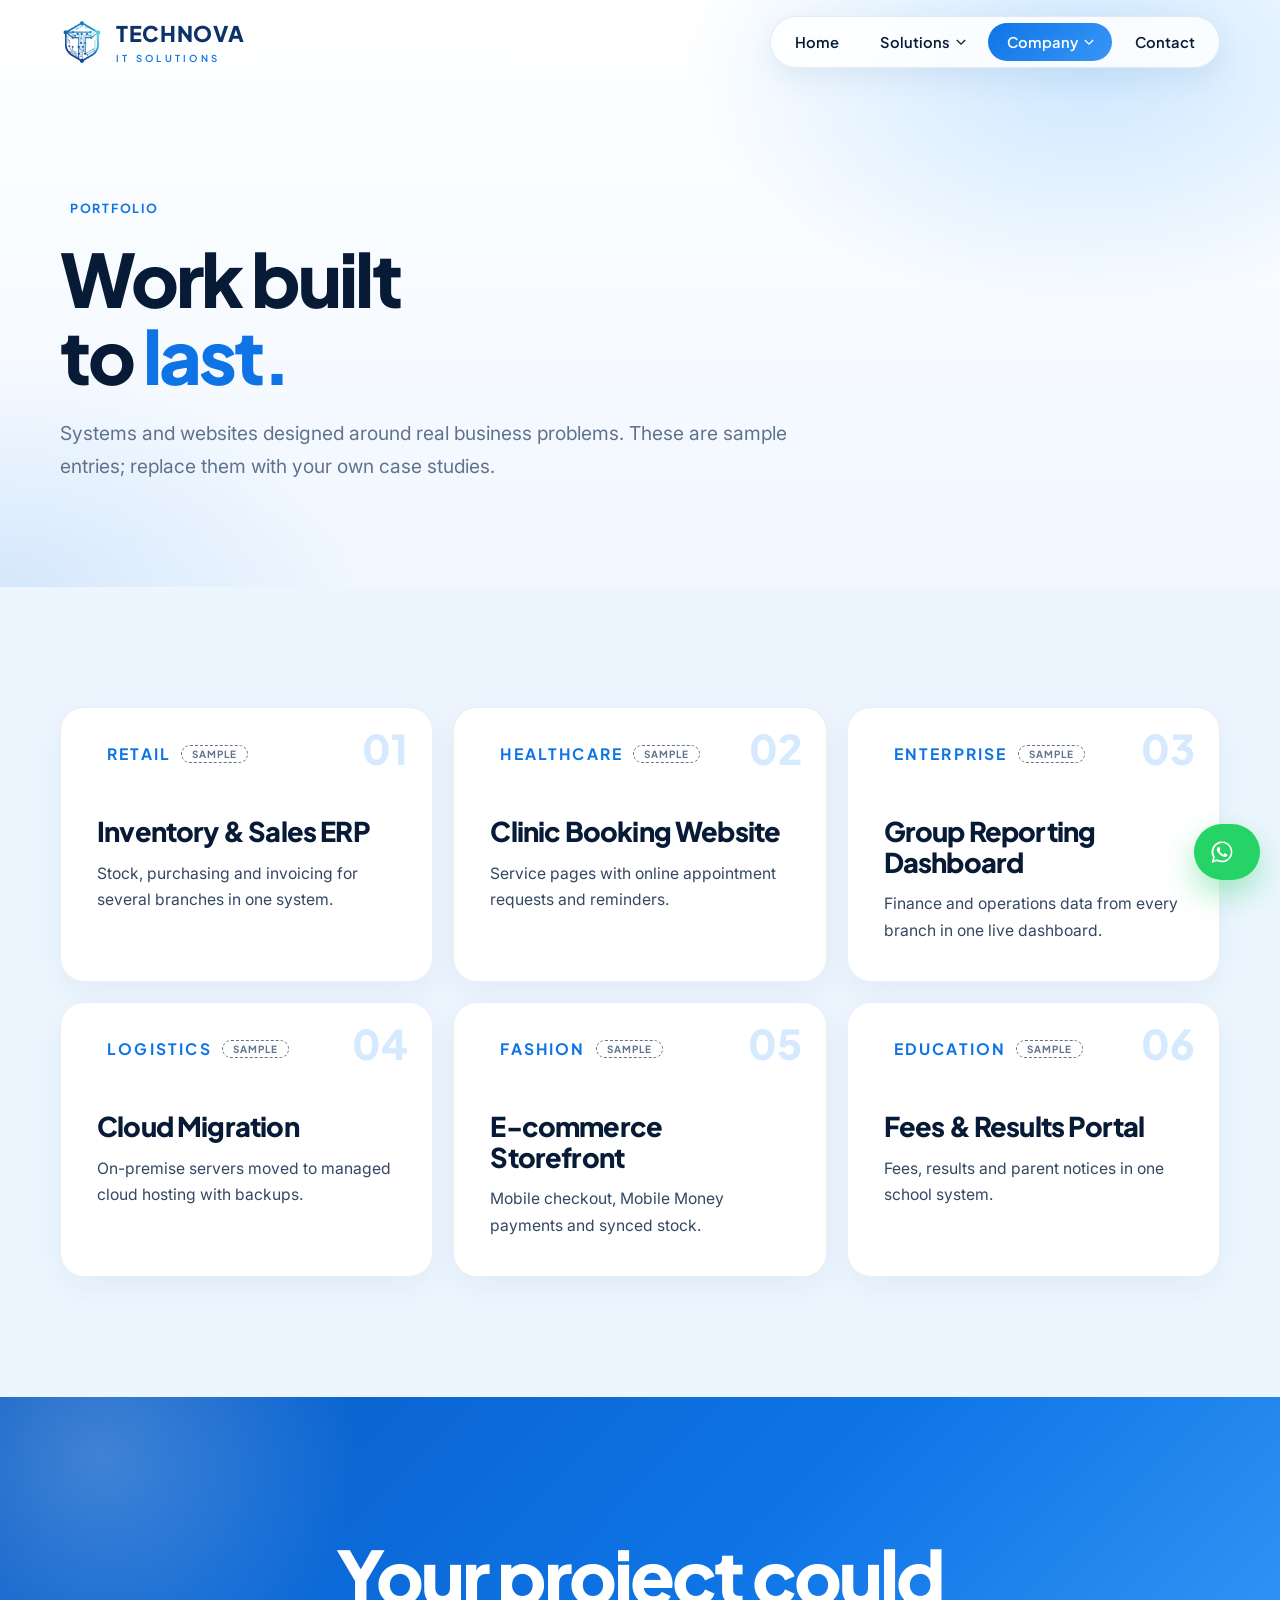
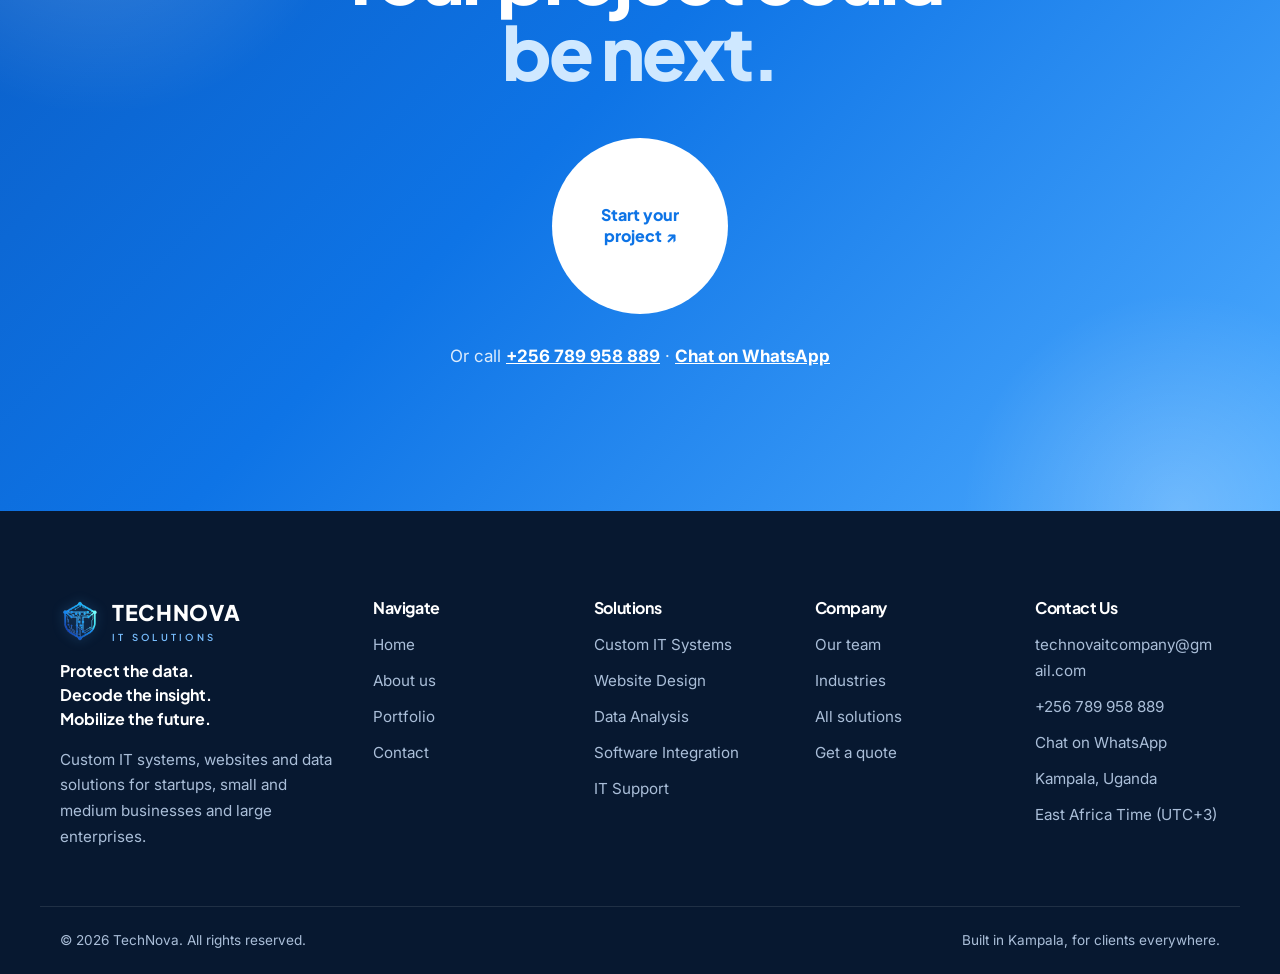
<file: myportfolio/technova/portfolio.html>
<!DOCTYPE html>
<html lang="en">
<head>
  <meta charset="UTF-8">
  <meta name="viewport" content="width=device-width, initial-scale=1, viewport-fit=cover">
  <title>Portfolio | TechNova</title>
  <meta name="description" content="Systems and websites built by TechNova.">
  <meta name="theme-color" content="rgb(248, 251, 255)">

  <!-- Lets the CSS know JavaScript is running, so scroll-in animations can start hidden -->
  <script>document.documentElement.classList.add('js');</script>

  <!-- Search and social sharing. Replace technova.example with your real web address. -->
  <link rel="canonical" href="https://www.technova.example/portfolio.html">
  <meta property="og:type" content="website">
  <meta property="og:title" content="Portfolio | TechNova">
  <meta property="og:description" content="Systems and websites built by TechNova.">
  <meta property="og:url" content="https://www.technova.example/portfolio.html">
  <meta property="og:image" content="https://www.technova.example/images/hero/office-systems.jpg">
  <meta name="twitter:card" content="summary_large_image">

  <!-- Fonts -->
  <link rel="preconnect" href="https://fonts.googleapis.com">
  <link rel="preconnect" href="https://fonts.gstatic.com" crossorigin>
  <link rel="stylesheet" href="https://fonts.googleapis.com/css2?family=Plus+Jakarta+Sans:wght@500;600;700;800&family=Inter:wght@400;500;600&family=JetBrains+Mono:wght@500;700&display=swap">

  <!-- Styles (responsive.css last, so its phone rules win) -->
  <link rel="stylesheet" href="css/base.css">
  <link rel="stylesheet" href="css/layout.css">
  <link rel="stylesheet" href="css/components.css">
  <link rel="stylesheet" href="css/mockups.css">
  <link rel="stylesheet" href="css/responsive.css">

  <!-- Scripts: company details and lists first, then the code that uses them -->
  <script src="js/config.js" defer></script>
  <script src="js/team.js" defer></script>
  <script src="js/mockups.js" defer></script>
  <script src="js/layout.js" defer></script>
  <script src="js/sections.js" defer></script>
  <script src="js/ui.js" defer></script>
</head>
<body data-page="portfolio">
  <a class="skip-link" href="#main">Skip to content</a>

  <!-- Header and footer are drawn by js/layout.js from js/config.js -->
  <header class="site-header" id="site-header"></header>

  <main id="main">
    <!-- ================= PAGE HEADING ================= -->
    <section class="page-hero">
      <div class="wrap">
        <p class="label">Portfolio</p>
        <h1 class="mega">Work built<br>to <span class="hl">last.</span></h1>
        <p class="lead">Systems and websites designed around real business problems. These are sample entries; replace them with your own case studies.</p>
      </div>
    </section>

    <!-- ================= PROJECTS =================
         PLACEHOLDER: sample projects marked "Sample". Replace before launch. -->
    <section class="section section-alt">
      <div class="wrap">
        <div class="cap-grid three">
          <article class="cap reveal">
            <span class="cap-num" aria-hidden="true">01</span>
            <p class="label">Retail <span class="sample">Sample</span></p>
            <h3>Inventory &amp; Sales ERP</h3>
            <p>Stock, purchasing and invoicing for several branches in one system.</p>
          </article>
          <article class="cap reveal">
            <span class="cap-num" aria-hidden="true">02</span>
            <p class="label">Healthcare <span class="sample">Sample</span></p>
            <h3>Clinic Booking Website</h3>
            <p>Service pages with online appointment requests and reminders.</p>
          </article>
          <article class="cap reveal">
            <span class="cap-num" aria-hidden="true">03</span>
            <p class="label">Enterprise <span class="sample">Sample</span></p>
            <h3>Group Reporting Dashboard</h3>
            <p>Finance and operations data from every branch in one live dashboard.</p>
          </article>
          <article class="cap reveal">
            <span class="cap-num" aria-hidden="true">04</span>
            <p class="label">Logistics <span class="sample">Sample</span></p>
            <h3>Cloud Migration</h3>
            <p>On-premise servers moved to managed cloud hosting with backups.</p>
          </article>
          <article class="cap reveal">
            <span class="cap-num" aria-hidden="true">05</span>
            <p class="label">Fashion <span class="sample">Sample</span></p>
            <h3>E-commerce Storefront</h3>
            <p>Mobile checkout, Mobile Money payments and synced stock.</p>
          </article>
          <article class="cap reveal">
            <span class="cap-num" aria-hidden="true">06</span>
            <p class="label">Education <span class="sample">Sample</span></p>
            <h3>Fees &amp; Results Portal</h3>
            <p>Fees, results and parent notices in one school system.</p>
          </article>
        </div>
      </div>
    </section>

    <!-- ================= CALL TO ACTION ================= -->
    <section class="cta">
      <div class="wrap">
        <h2 class="mega">Your project could<br><span class="hl">be next.</span></h2>
        <a class="orb" href="contact.html">Start your project &#8599;</a>
        <p class="cta-note">Or call <a data-contact="phone"></a> &middot; <a data-contact="whatsapp" target="_blank" rel="noopener">Chat on WhatsApp</a></p>
      </div>
    </section>
  </main>

  <footer class="site-footer" id="site-footer"></footer>
</body>
</html>
</file>
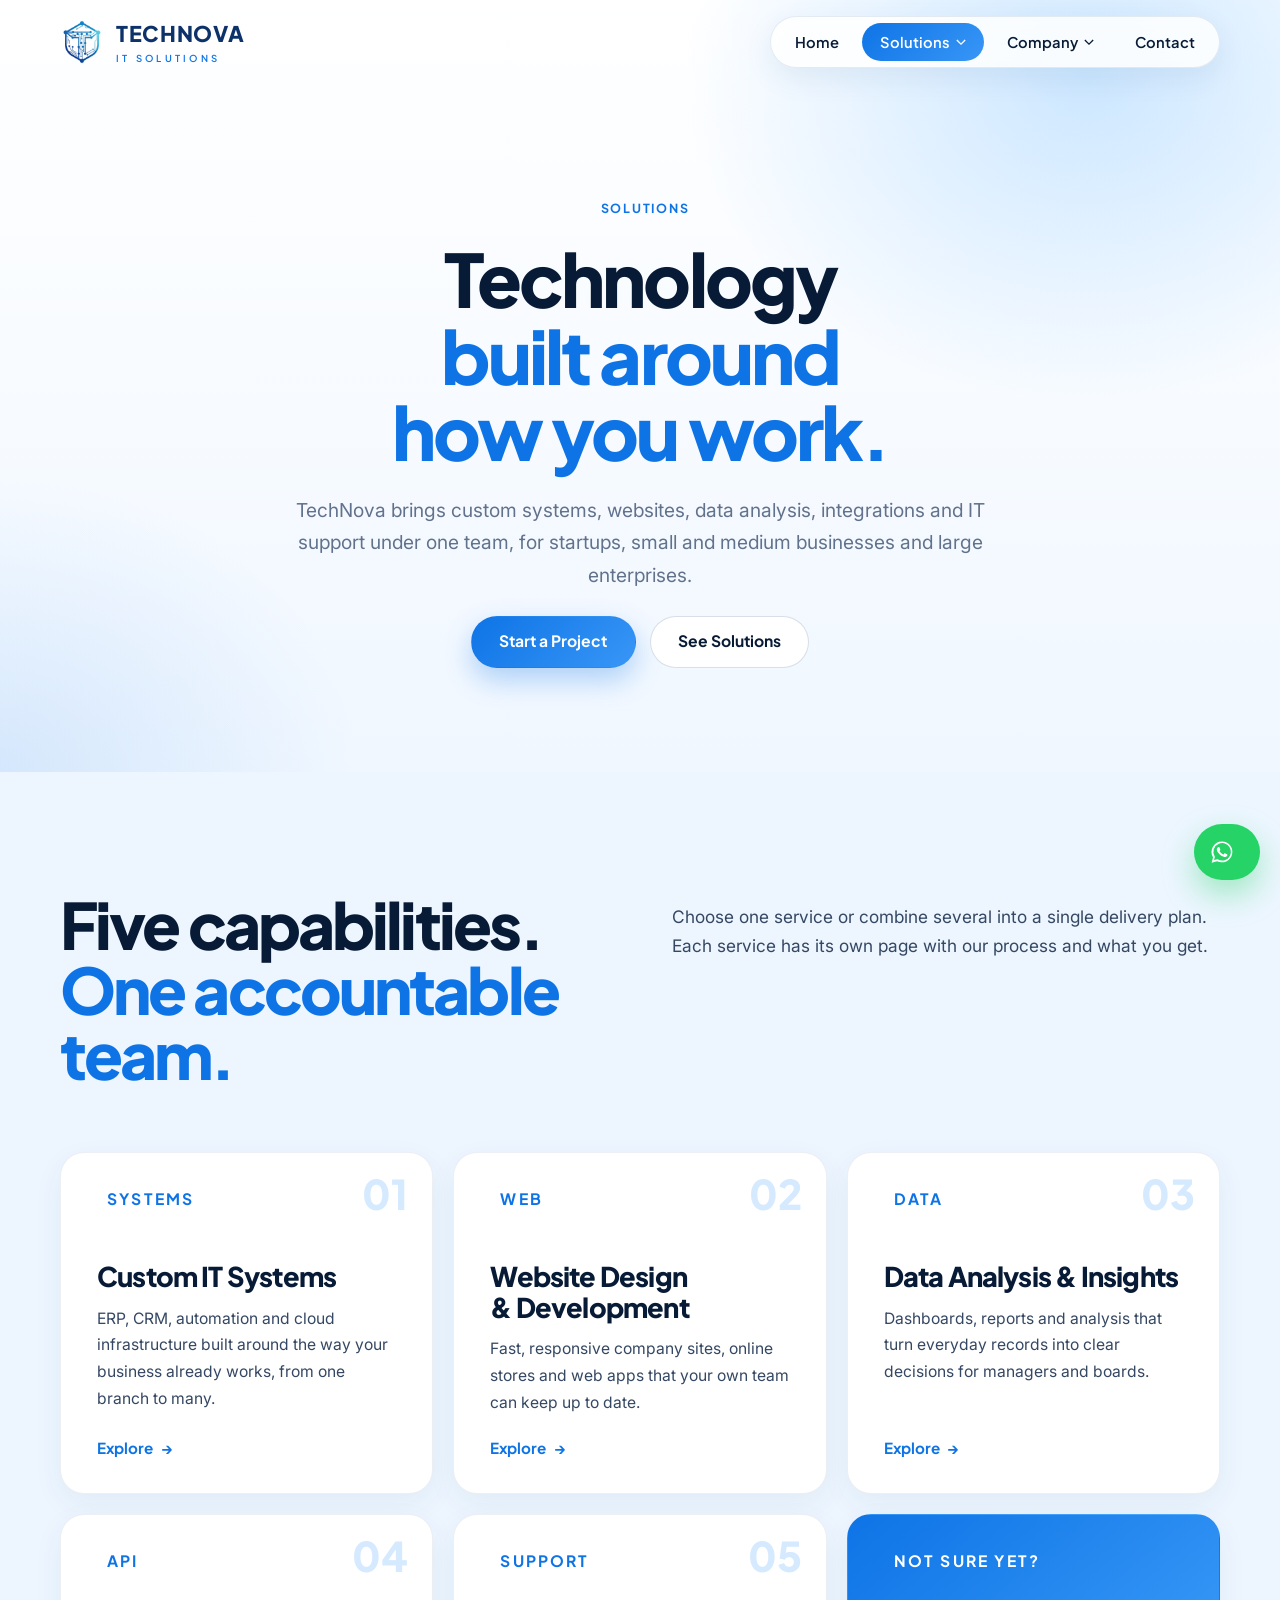
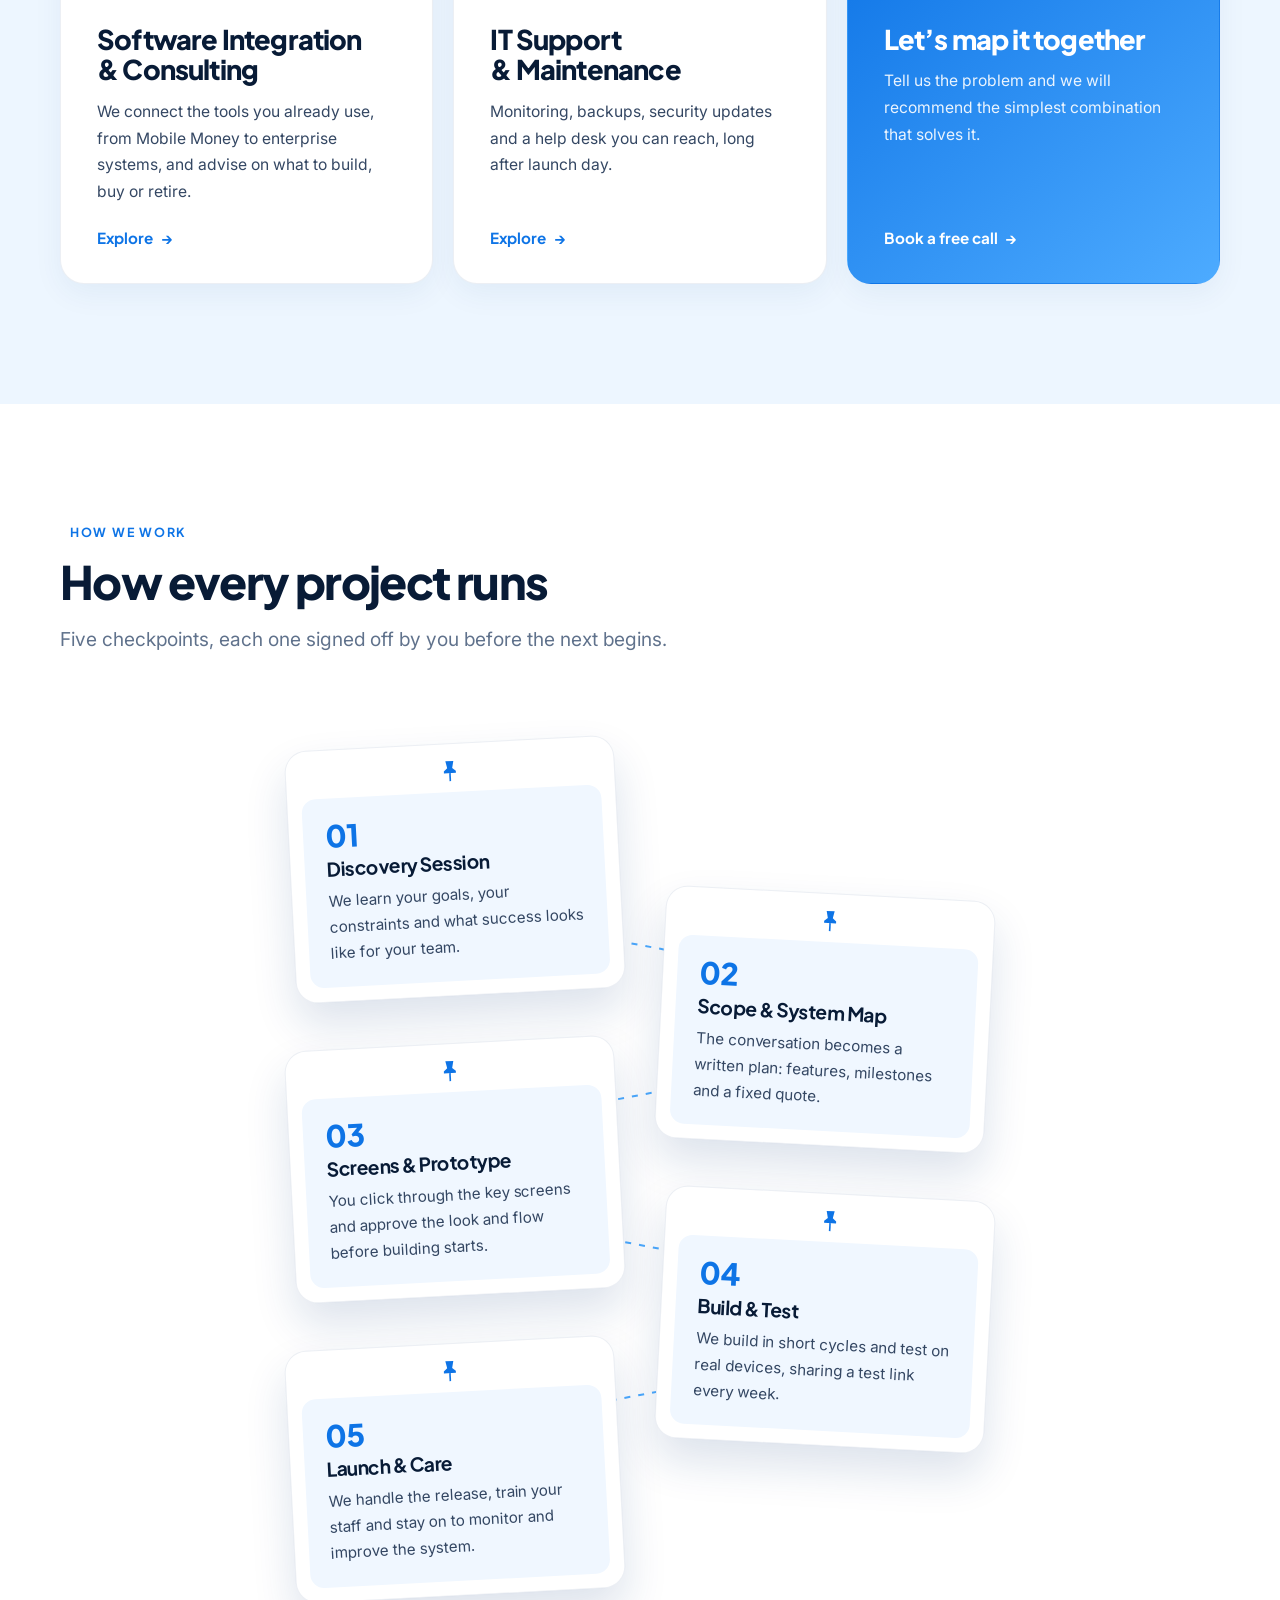
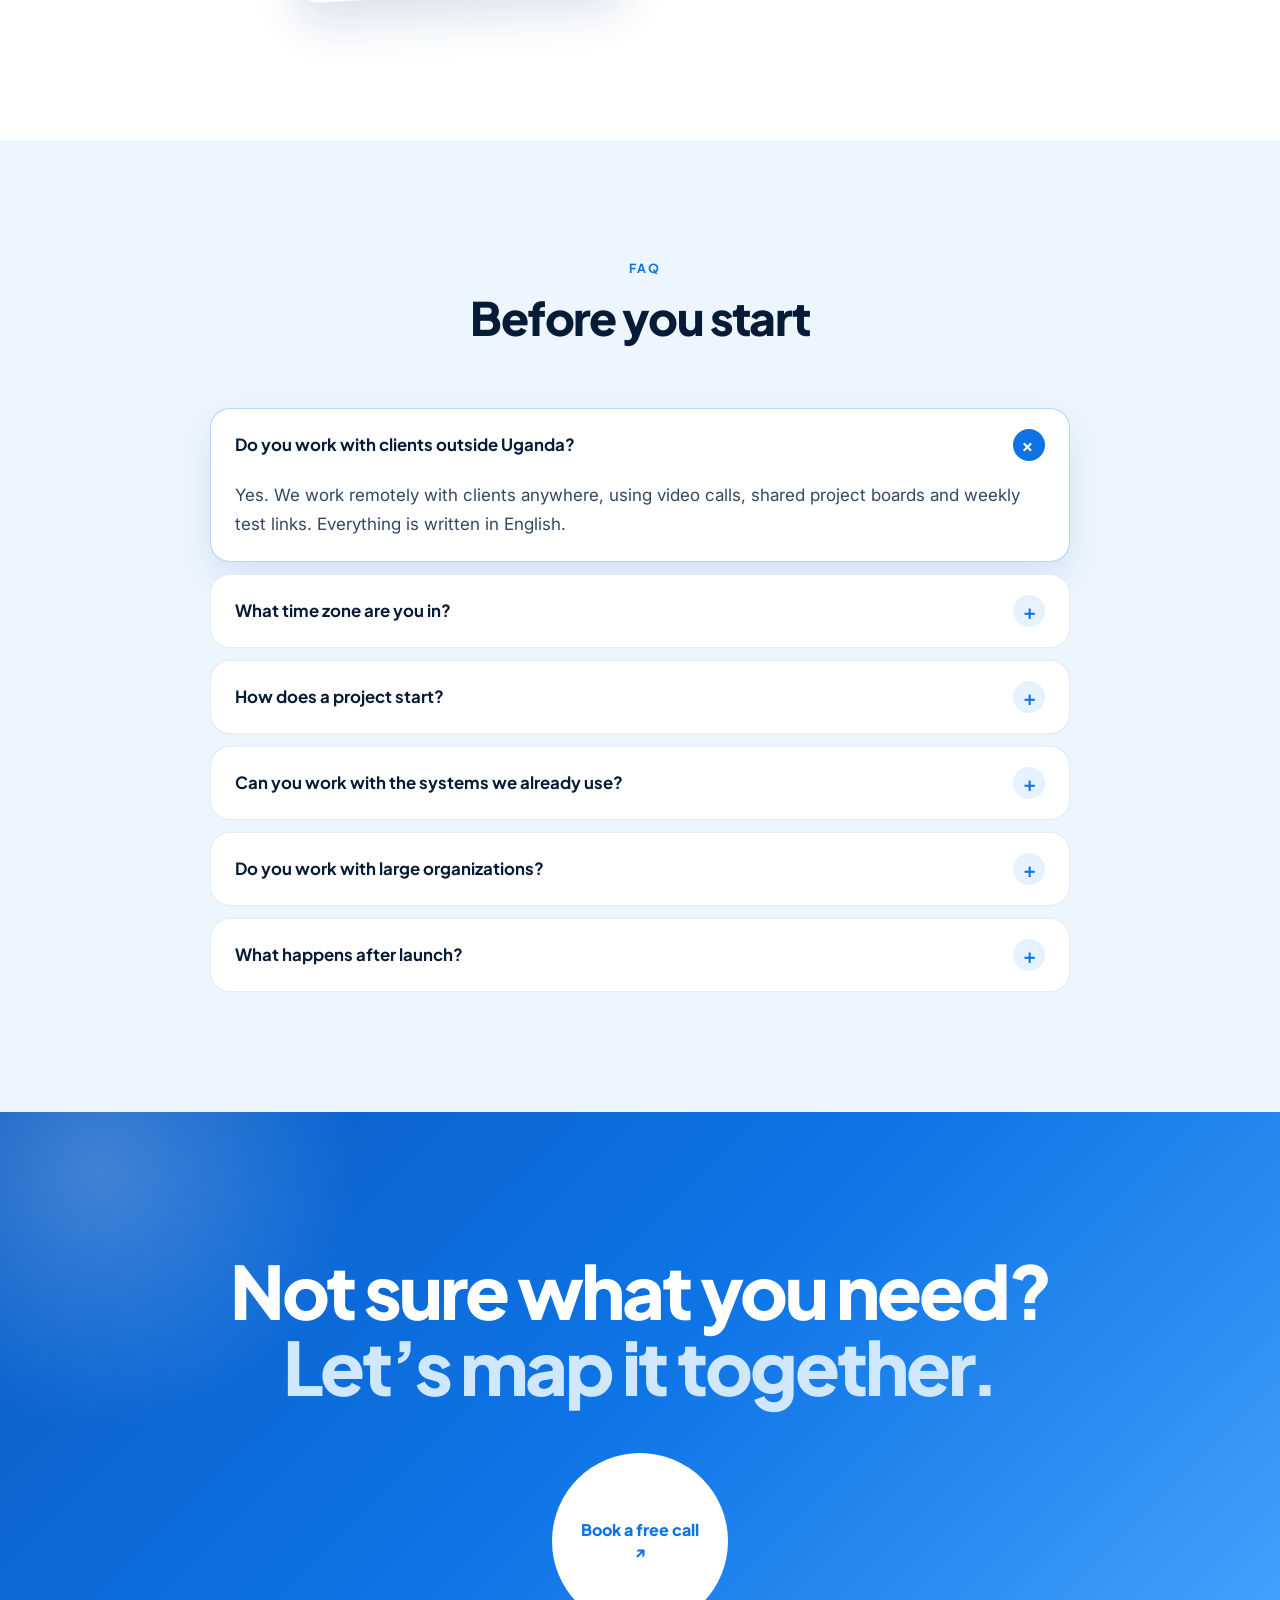
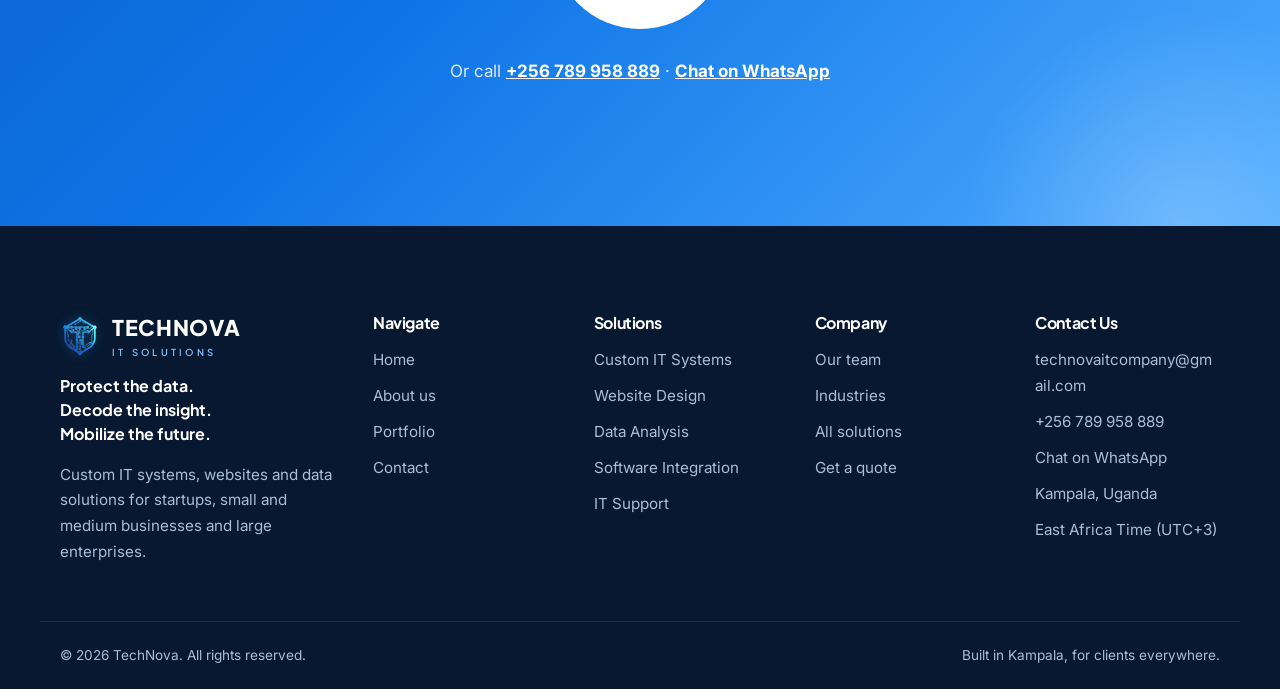
<file: myportfolio/technova/services.html>
<!DOCTYPE html>
<html lang="en">
<head>
  <meta charset="UTF-8">
  <meta name="viewport" content="width=device-width, initial-scale=1, viewport-fit=cover">
  <title>Solutions | TechNova</title>
  <meta name="description" content="Custom IT systems, websites, data analysis, software integration and IT support from one accountable team.">
  <meta name="theme-color" content="rgb(248, 251, 255)">

  <!-- Lets the CSS know JavaScript is running, so scroll-in animations can start hidden -->
  <script>document.documentElement.classList.add('js');</script>

  <!-- Search and social sharing. Replace technova.example with your real web address. -->
  <link rel="canonical" href="https://www.technova.example/services.html">
  <meta property="og:type" content="website">
  <meta property="og:title" content="Solutions | TechNova">
  <meta property="og:description" content="Custom IT systems, websites, data analysis, software integration and IT support from one accountable team.">
  <meta property="og:url" content="https://www.technova.example/services.html">
  <meta property="og:image" content="https://www.technova.example/images/hero/office-systems.jpg">
  <meta name="twitter:card" content="summary_large_image">

  <!-- Fonts -->
  <link rel="preconnect" href="https://fonts.googleapis.com">
  <link rel="preconnect" href="https://fonts.gstatic.com" crossorigin>
  <link rel="stylesheet" href="https://fonts.googleapis.com/css2?family=Plus+Jakarta+Sans:wght@500;600;700;800&family=Inter:wght@400;500;600&family=JetBrains+Mono:wght@500;700&display=swap">

  <!-- Styles (responsive.css last, so its phone rules win) -->
  <link rel="stylesheet" href="css/base.css">
  <link rel="stylesheet" href="css/layout.css">
  <link rel="stylesheet" href="css/components.css">
  <link rel="stylesheet" href="css/mockups.css">
  <link rel="stylesheet" href="css/responsive.css">

  <!-- Scripts: company details and lists first, then the code that uses them -->
  <script src="js/config.js" defer></script>
  <script src="js/team.js" defer></script>
  <script src="js/mockups.js" defer></script>
  <script src="js/layout.js" defer></script>
  <script src="js/sections.js" defer></script>
  <script src="js/ui.js" defer></script>
</head>
<body data-page="services">
  <a class="skip-link" href="#main">Skip to content</a>

  <!-- Header and footer are drawn by js/layout.js from js/config.js -->
  <header class="site-header" id="site-header"></header>

  <main id="main">
    <!-- ================= PAGE HEADING ================= -->
    <section class="page-hero center">
      <div class="wrap">
        <p class="label">Solutions</p>
        <h1 class="mega">Technology<br><span class="hl">built around<br>how you work.</span></h1>
        <p class="lead">TechNova brings custom systems, websites, data analysis, integrations and IT support under one team, for startups, small and medium businesses and large enterprises.</p>
        <div class="btn-row">
          <a class="btn btn-primary" href="contact.html">Start a Project</a>
          <a class="btn btn-ghost" href="#capabilities">See Solutions</a>
        </div>
      </div>
    </section>

    <!-- ================= ALL SERVICES =================
         The first five cards come from js/config.js; the last card is written here. -->
    <section class="section section-alt" id="capabilities">
      <div class="wrap">
        <div class="split">
          <h2>Five capabilities.<br><span class="hl">One accountable team.</span></h2>
          <p>Choose one service or combine several into a single delivery plan. Each service has its own page with our process and what you get.</p>
        </div>
        <div class="cap-grid three" data-services="cards">
          <a class="cap solid reveal" href="contact.html">
            <p class="label">Not sure yet?</p>
            <h3>Let&rsquo;s map it together</h3>
            <p>Tell us the problem and we will recommend the simplest combination that solves it.</p>
            <span class="arrow-link">Book a free call <span aria-hidden="true">&rarr;</span></span>
          </a>
        </div>
      </div>
    </section>

    <!-- ================= HOW EVERY PROJECT RUNS ================= -->
    <section class="section process" id="process">
      <div class="wrap">
        <div class="section-head">
          <p class="label">How we work</p>
          <h2 class="h2">How every project runs</h2>
          <p class="lead">Five checkpoints, each one signed off by you before the next begins.</p>
        </div>
        <div class="pins">
          <svg class="pin-path" viewBox="0 0 100 600" preserveAspectRatio="none" aria-hidden="true"><path d="M30 100 C30 155 70 145 70 200 C70 255 30 245 30 300 C30 355 70 345 70 400 C70 455 30 445 30 500"/></svg>
          <article class="pin-card">
            <svg class="pin-icon" viewBox="0 0 16 22" aria-hidden="true"><path d="M4 1h8l-1.5 7 3.5 3v2H2v-2l3.5-3z" fill="currentColor"/><path d="M8 13v8" stroke="currentColor" stroke-width="1.6"/></svg>
            <div class="pin-inner"><span class="pin-num">01</span><h3>Discovery Session</h3><p>We learn your goals, your constraints and what success looks like for your team.</p></div>
          </article>
          <article class="pin-card">
            <svg class="pin-icon" viewBox="0 0 16 22" aria-hidden="true"><path d="M4 1h8l-1.5 7 3.5 3v2H2v-2l3.5-3z" fill="currentColor"/><path d="M8 13v8" stroke="currentColor" stroke-width="1.6"/></svg>
            <div class="pin-inner"><span class="pin-num">02</span><h3>Scope &amp; System Map</h3><p>The conversation becomes a written plan: features, milestones and a fixed quote.</p></div>
          </article>
          <article class="pin-card">
            <svg class="pin-icon" viewBox="0 0 16 22" aria-hidden="true"><path d="M4 1h8l-1.5 7 3.5 3v2H2v-2l3.5-3z" fill="currentColor"/><path d="M8 13v8" stroke="currentColor" stroke-width="1.6"/></svg>
            <div class="pin-inner"><span class="pin-num">03</span><h3>Screens &amp; Prototype</h3><p>You click through the key screens and approve the look and flow before building starts.</p></div>
          </article>
          <article class="pin-card">
            <svg class="pin-icon" viewBox="0 0 16 22" aria-hidden="true"><path d="M4 1h8l-1.5 7 3.5 3v2H2v-2l3.5-3z" fill="currentColor"/><path d="M8 13v8" stroke="currentColor" stroke-width="1.6"/></svg>
            <div class="pin-inner"><span class="pin-num">04</span><h3>Build &amp; Test</h3><p>We build in short cycles and test on real devices, sharing a test link every week.</p></div>
          </article>
          <article class="pin-card">
            <svg class="pin-icon" viewBox="0 0 16 22" aria-hidden="true"><path d="M4 1h8l-1.5 7 3.5 3v2H2v-2l3.5-3z" fill="currentColor"/><path d="M8 13v8" stroke="currentColor" stroke-width="1.6"/></svg>
            <div class="pin-inner"><span class="pin-num">05</span><h3>Launch &amp; Care</h3><p>We handle the release, train your staff and stay on to monitor and improve the system.</p></div>
          </article>
        </div>
      </div>
    </section>

    <!-- ================= FAQ =================
         Each question opens and closes on its own (no JavaScript needed). -->
    <section class="section section-alt" id="faq">
      <div class="wrap">
        <div class="section-head center">
          <p class="label">FAQ</p>
          <h2 class="h2">Before you start</h2>
        </div>
        <div class="faq">
          <details class="faq-item" open>
            <summary>Do you work with clients outside Uganda?</summary>
            <p>Yes. We work remotely with clients anywhere, using video calls, shared project boards and weekly test links. Everything is written in English.</p>
          </details>
          <details class="faq-item">
            <summary>What time zone are you in?</summary>
            <p>We are in Kampala on East Africa Time (UTC+3), which overlaps with working hours across Africa, Europe, the Middle East and much of Asia.</p>
          </details>
          <details class="faq-item">
            <summary>How does a project start?</summary>
            <p>With a free discovery call. We then send a written proposal with the scope, timeline and cost, and start only once you approve it.</p>
          </details>
          <details class="faq-item">
            <summary>Can you work with the systems we already use?</summary>
            <p>Yes. We connect existing tools such as accounting software, Mobile Money, payment gateways, SMS and email, or migrate your data to a new system.</p>
          </details>
          <details class="faq-item">
            <summary>Do you work with large organizations?</summary>
            <p>Yes. We build for startups, small and medium businesses and large enterprises, including multi-branch systems with role-based access and audit trails.</p>
          </details>
          <details class="faq-item">
            <summary>What happens after launch?</summary>
            <p>We train your team and offer support plans covering monitoring, backups, security updates and a help desk you can reach by phone, email or WhatsApp.</p>
          </details>
        </div>
      </div>
    </section>

    <!-- ================= CALL TO ACTION ================= -->
    <section class="cta">
      <div class="wrap">
        <h2 class="mega">Not sure what you need?<br><span class="hl">Let&rsquo;s map it together.</span></h2>
        <a class="orb" href="contact.html">Book a free call &#8599;</a>
        <p class="cta-note">Or call <a data-contact="phone"></a> &middot; <a data-contact="whatsapp" target="_blank" rel="noopener">Chat on WhatsApp</a></p>
      </div>
    </section>
  </main>

  <footer class="site-footer" id="site-footer"></footer>
</body>
</html>
</file>
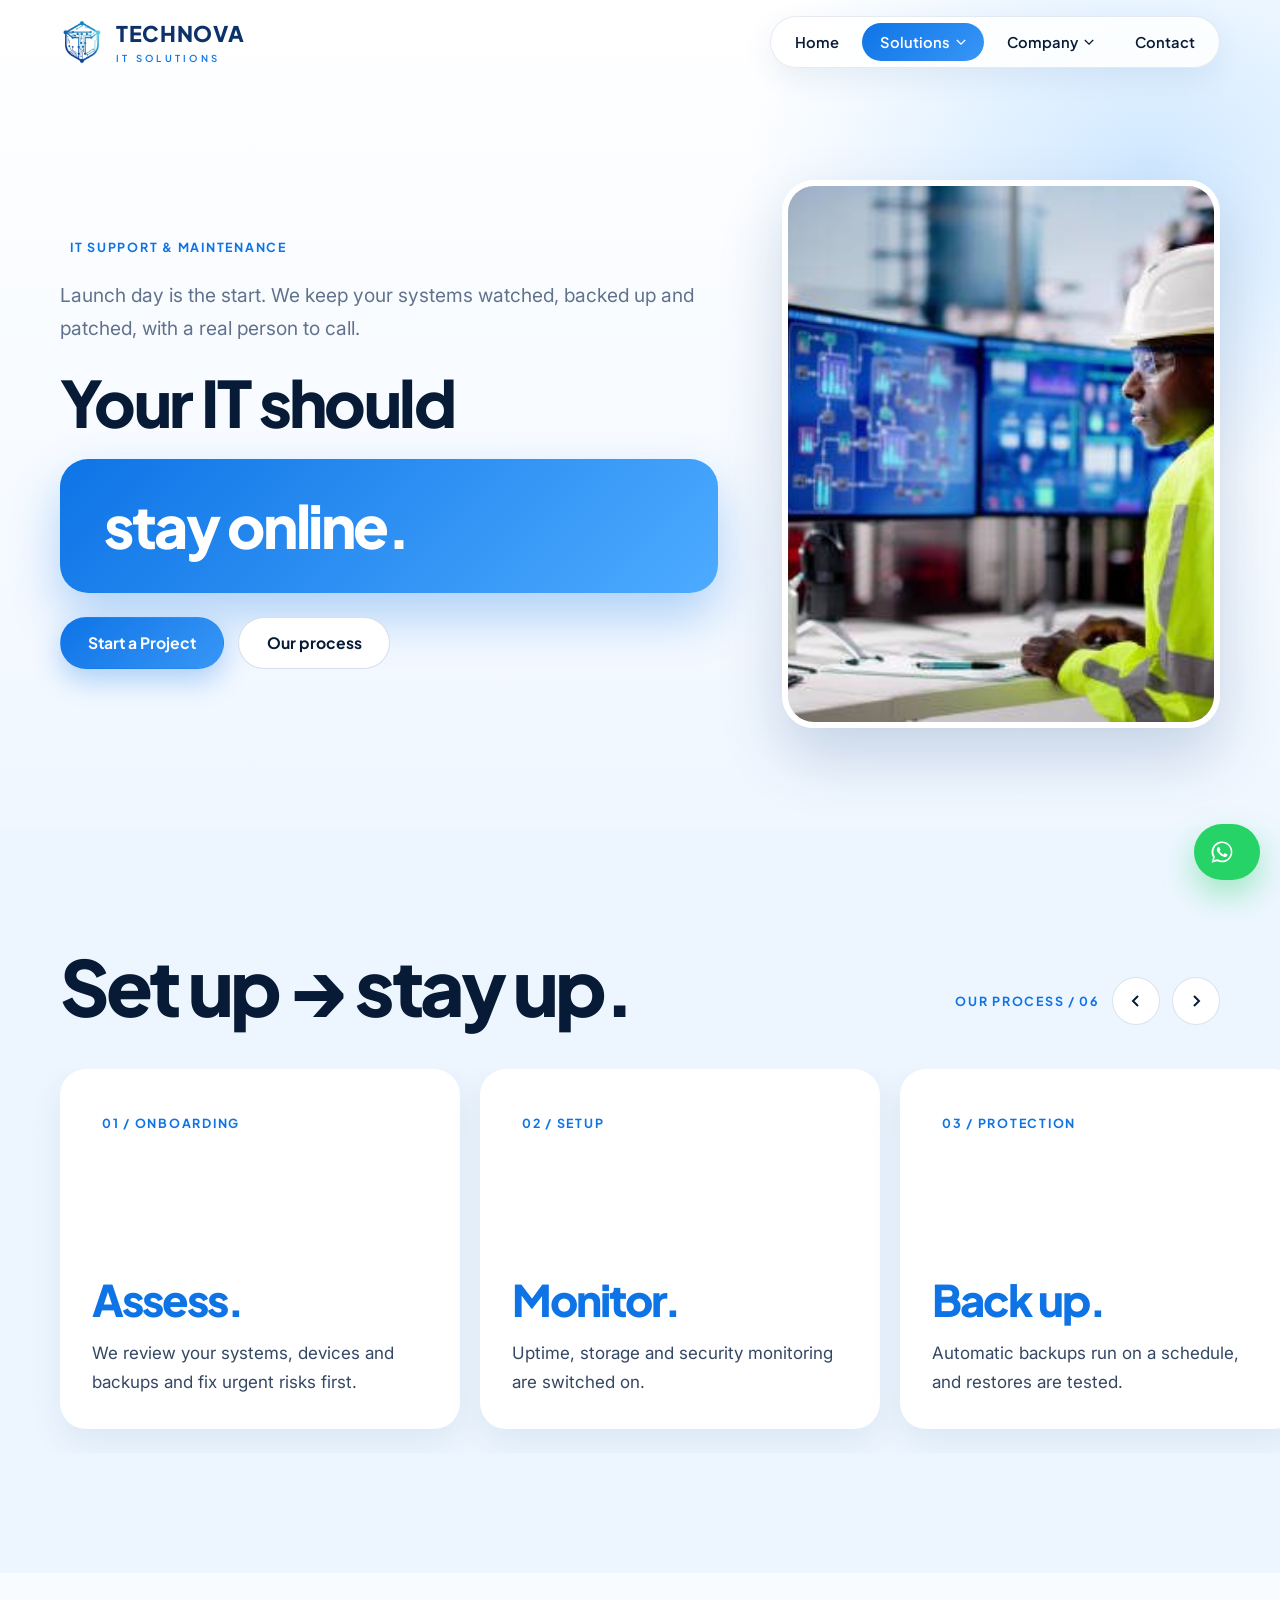
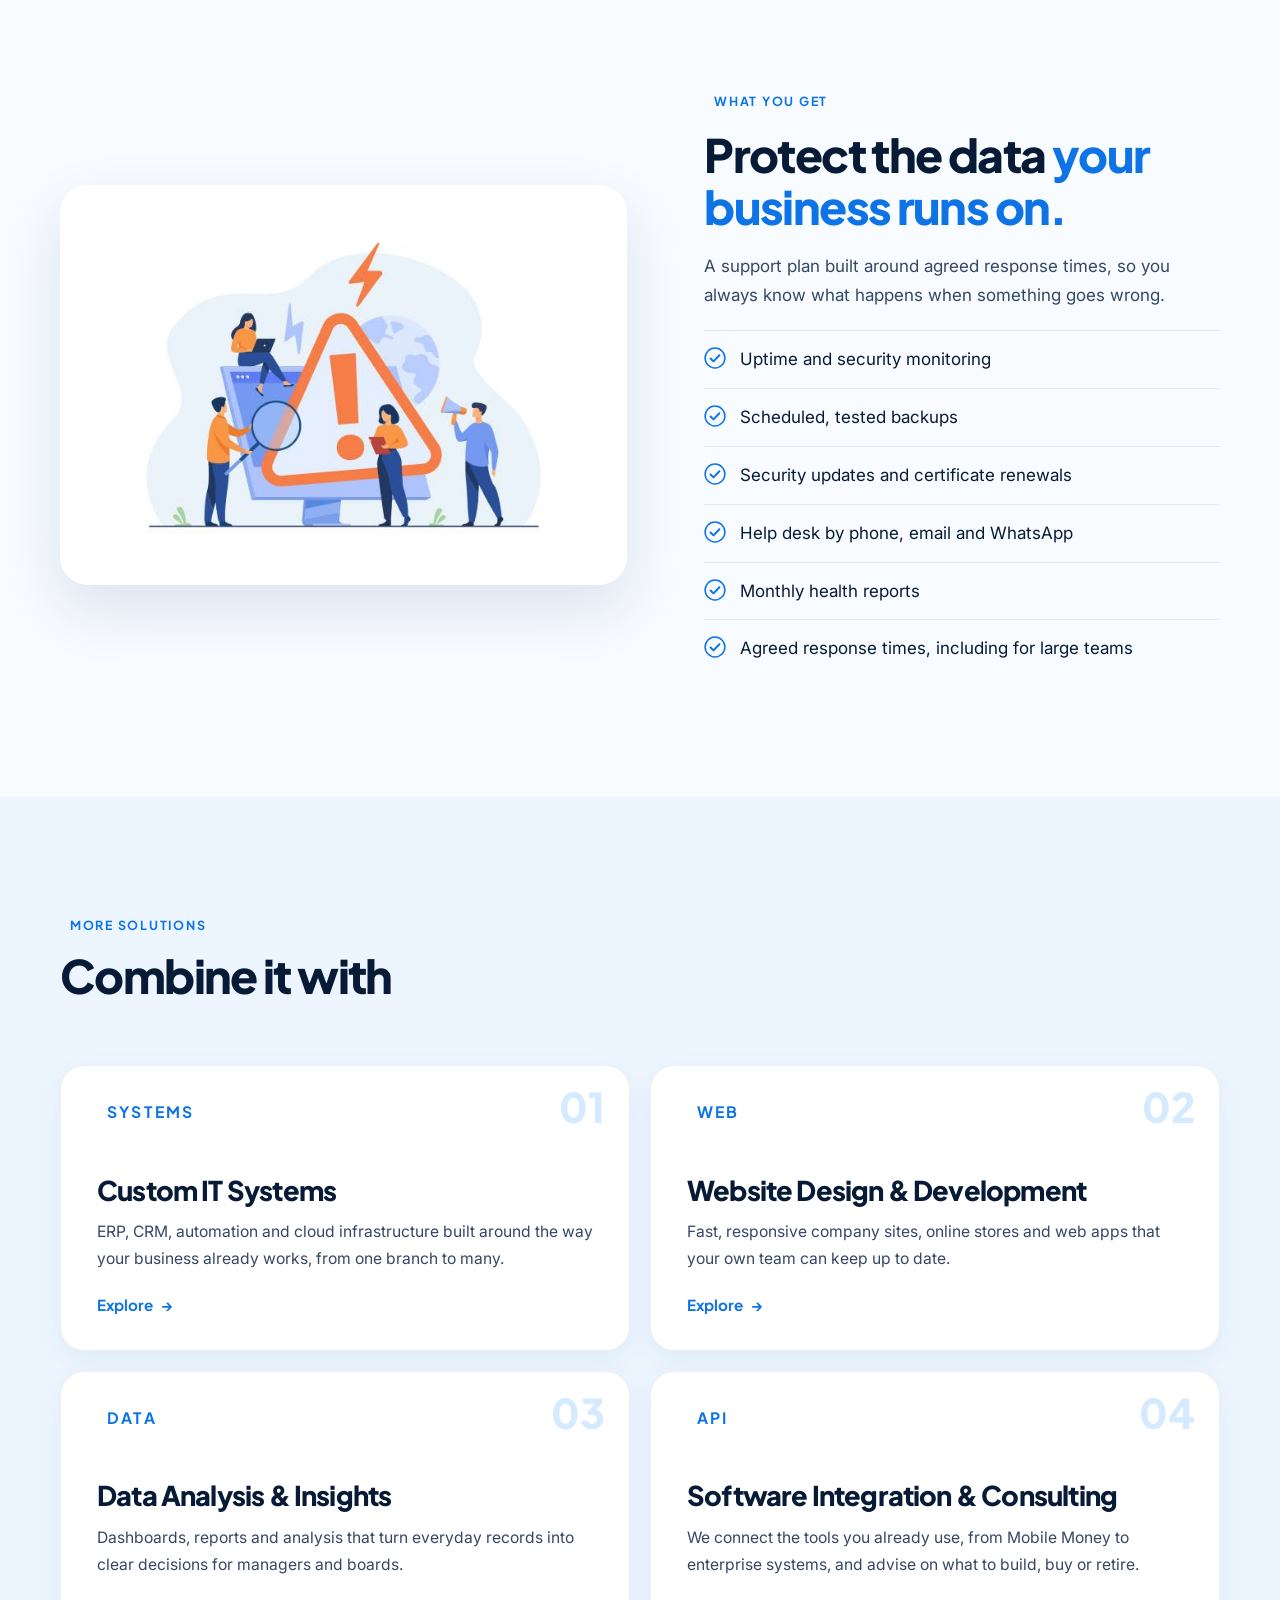
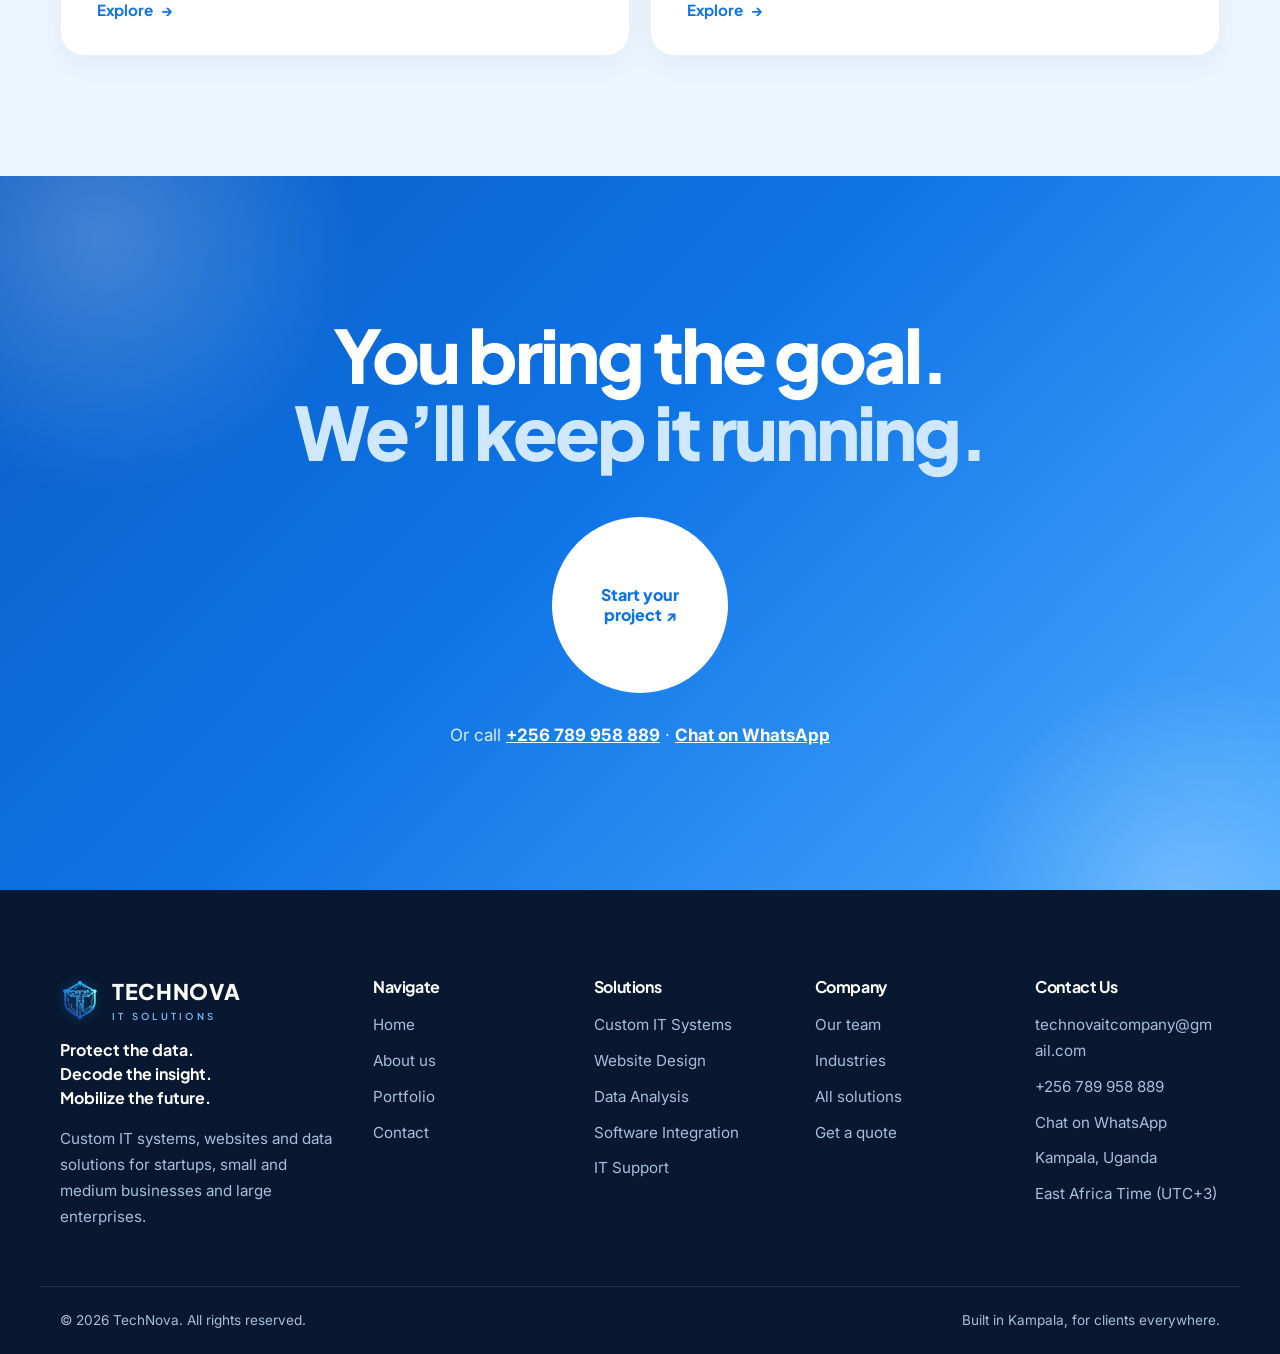
<file: myportfolio/technova/support.html>
<!DOCTYPE html>
<html lang="en">
<head>
  <meta charset="UTF-8">
  <meta name="viewport" content="width=device-width, initial-scale=1, viewport-fit=cover">
  <title>IT Support &amp; Maintenance | TechNova</title>
  <meta name="description" content="Monitoring, backups, security updates and a help desk you can reach, from TechNova.">
  <meta name="theme-color" content="rgb(248, 251, 255)">

  <!-- Lets the CSS know JavaScript is running, so scroll-in animations can start hidden -->
  <script>document.documentElement.classList.add('js');</script>

  <!-- Search and social sharing. Replace technova.example with your real web address. -->
  <link rel="canonical" href="https://www.technova.example/support.html">
  <meta property="og:type" content="website">
  <meta property="og:title" content="IT Support &amp; Maintenance | TechNova">
  <meta property="og:description" content="Monitoring, backups, security updates and a help desk you can reach, from TechNova.">
  <meta property="og:url" content="https://www.technova.example/support.html">
  <meta property="og:image" content="https://www.technova.example/images/hero/office-systems.jpg">
  <meta name="twitter:card" content="summary_large_image">

  <!-- Fonts -->
  <link rel="preconnect" href="https://fonts.googleapis.com">
  <link rel="preconnect" href="https://fonts.gstatic.com" crossorigin>
  <link rel="stylesheet" href="https://fonts.googleapis.com/css2?family=Plus+Jakarta+Sans:wght@500;600;700;800&family=Inter:wght@400;500;600&family=JetBrains+Mono:wght@500;700&display=swap">

  <!-- Styles (responsive.css last, so its phone rules win) -->
  <link rel="stylesheet" href="css/base.css">
  <link rel="stylesheet" href="css/layout.css">
  <link rel="stylesheet" href="css/components.css">
  <link rel="stylesheet" href="css/mockups.css">
  <link rel="stylesheet" href="css/responsive.css">

  <!-- Scripts: company details and lists first, then the code that uses them -->
  <script src="js/config.js" defer></script>
  <script src="js/team.js" defer></script>
  <script src="js/mockups.js" defer></script>
  <script src="js/layout.js" defer></script>
  <script src="js/sections.js" defer></script>
  <script src="js/ui.js" defer></script>
</head>
<body data-page="support">
  <a class="skip-link" href="#main">Skip to content</a>

  <!-- Header and footer are drawn by js/layout.js from js/config.js -->
  <header class="site-header" id="site-header"></header>

  <main id="main">
    <!-- ================= PAGE HEADING ================= -->
    <section class="intro">
      <div class="wrap intro-grid">
        <div class="intro-text">
          <p class="label">IT Support &amp; Maintenance</p>
          <p class="lead">Launch day is the start. We keep your systems watched, backed up and patched, with a real person to call.</p>
          <h1 class="mega">Your IT should<span class="sr-only"> stay online, stay secure and just work.</span></h1>
          <div class="cycle" aria-hidden="true">
            <div class="stack" data-cycle>
              <span class="cycle-word is-active">stay online.</span>
              <span class="cycle-word">stay secure.</span>
              <span class="cycle-word">just work.</span>
            </div>
          </div>
          <div class="btn-row">
            <a class="btn btn-primary" href="contact.html">Start a Project</a>
            <a class="btn btn-ghost" href="#journey">Our process</a>
          </div>
        </div>
        <figure class="photo reveal"><img src="images/photos/system-monitoring.jpg" alt="A technician monitoring system dashboards on several screens"></figure>
      </div>
    </section>

    <!-- ================= PROCESS (scrolls sideways) ================= -->
    <section class="journey" id="journey">
      <div class="wrap journey-head">
        <h2>Set up &rarr; stay up.</h2>
        <div class="journey-tools">
          <p class="label">Our process / 06</p>
          <button class="round-btn" type="button" data-scroll="prev" aria-controls="steps-support" aria-label="Previous step"><svg viewBox="0 0 12 12" width="12" height="12" aria-hidden="true"><path d="M8 1L3 6l5 5" fill="none" stroke="currentColor" stroke-width="2"/></svg></button>
          <button class="round-btn" type="button" data-scroll="next" aria-controls="steps-support" aria-label="Next step"><svg viewBox="0 0 12 12" width="12" height="12" aria-hidden="true"><path d="M4 1l5 5-5 5" fill="none" stroke="currentColor" stroke-width="2"/></svg></button>
        </div>
      </div>
      <div class="hscroll" id="steps-support" tabindex="0" aria-label="Process steps">
          <article class="step">
            <p class="label">01 / Onboarding</p>
            <div><h3>Assess.</h3><p>We review your systems, devices and backups and fix urgent risks first.</p></div>
          </article>
          <article class="step">
            <p class="label">02 / Setup</p>
            <div><h3>Monitor.</h3><p>Uptime, storage and security monitoring are switched on.</p></div>
          </article>
          <article class="step">
            <p class="label">03 / Protection</p>
            <div><h3>Back up.</h3><p>Automatic backups run on a schedule, and restores are tested.</p></div>
          </article>
          <article class="step">
            <p class="label">04 / Updates</p>
            <div><h3>Patch.</h3><p>Security updates and renewals are applied before they become problems.</p></div>
          </article>
          <article class="step">
            <p class="label">05 / Help desk</p>
            <div><h3>Respond.</h3><p>Your team reaches a real person by phone, email or WhatsApp.</p></div>
          </article>
          <article class="step">
            <p class="label">06 / Review</p>
            <div><h3>Improve.</h3><p>Monthly reports show what happened and what to improve next.</p></div>
          </article>
      </div>
    </section>

    <!-- ================= WHAT YOU GET ================= -->
    <section class="section">
      <div class="wrap feature-split">
        <figure class="illustration reveal"><img src="images/illustrations/issue-alerts.jpg" alt="Illustration of a team responding to a system alert" loading="lazy"></figure>
        <div class="feature-text">
          <p class="label">What you get</p>
          <h2 class="h2">Protect the data <span class="hl">your business runs on.</span></h2>
          <p>A support plan built around agreed response times, so you always know what happens when something goes wrong.</p>
          <ul class="ticks">
            <li><svg viewBox="0 0 20 20" aria-hidden="true"><circle cx="10" cy="10" r="9" fill="none" stroke="currentColor" stroke-width="1.4"/><path d="M6 10.5l2.6 2.6L14 7.5" fill="none" stroke="currentColor" stroke-width="1.8" stroke-linecap="round" stroke-linejoin="round"/></svg><span>Uptime and security monitoring</span></li>
            <li><svg viewBox="0 0 20 20" aria-hidden="true"><circle cx="10" cy="10" r="9" fill="none" stroke="currentColor" stroke-width="1.4"/><path d="M6 10.5l2.6 2.6L14 7.5" fill="none" stroke="currentColor" stroke-width="1.8" stroke-linecap="round" stroke-linejoin="round"/></svg><span>Scheduled, tested backups</span></li>
            <li><svg viewBox="0 0 20 20" aria-hidden="true"><circle cx="10" cy="10" r="9" fill="none" stroke="currentColor" stroke-width="1.4"/><path d="M6 10.5l2.6 2.6L14 7.5" fill="none" stroke="currentColor" stroke-width="1.8" stroke-linecap="round" stroke-linejoin="round"/></svg><span>Security updates and certificate renewals</span></li>
            <li><svg viewBox="0 0 20 20" aria-hidden="true"><circle cx="10" cy="10" r="9" fill="none" stroke="currentColor" stroke-width="1.4"/><path d="M6 10.5l2.6 2.6L14 7.5" fill="none" stroke="currentColor" stroke-width="1.8" stroke-linecap="round" stroke-linejoin="round"/></svg><span>Help desk by phone, email and WhatsApp</span></li>
            <li><svg viewBox="0 0 20 20" aria-hidden="true"><circle cx="10" cy="10" r="9" fill="none" stroke="currentColor" stroke-width="1.4"/><path d="M6 10.5l2.6 2.6L14 7.5" fill="none" stroke="currentColor" stroke-width="1.8" stroke-linecap="round" stroke-linejoin="round"/></svg><span>Monthly health reports</span></li>
            <li><svg viewBox="0 0 20 20" aria-hidden="true"><circle cx="10" cy="10" r="9" fill="none" stroke="currentColor" stroke-width="1.4"/><path d="M6 10.5l2.6 2.6L14 7.5" fill="none" stroke="currentColor" stroke-width="1.8" stroke-linecap="round" stroke-linejoin="round"/></svg><span>Agreed response times, including for large teams</span></li>
          </ul>
        </div>
      </div>
    </section>

    <!-- ================= OTHER SERVICES (from js/config.js) ================= -->
    <section class="section section-alt">
      <div class="wrap">
        <div class="section-head">
          <p class="label">More solutions</p>
          <h2 class="h2">Combine it with</h2>
        </div>
        <div class="cap-grid" data-services="cards" data-exclude="support.html"></div>
      </div>
    </section>

    <!-- ================= CALL TO ACTION ================= -->
    <section class="cta">
      <div class="wrap">
        <h2 class="mega">You bring the goal.<br><span class="hl">We&rsquo;ll keep it running.</span></h2>
        <a class="orb" href="contact.html">Start your project &#8599;</a>
        <p class="cta-note">Or call <a data-contact="phone"></a> &middot; <a data-contact="whatsapp" target="_blank" rel="noopener">Chat on WhatsApp</a></p>
      </div>
    </section>
  </main>

  <footer class="site-footer" id="site-footer"></footer>
</body>
</html>
</file>
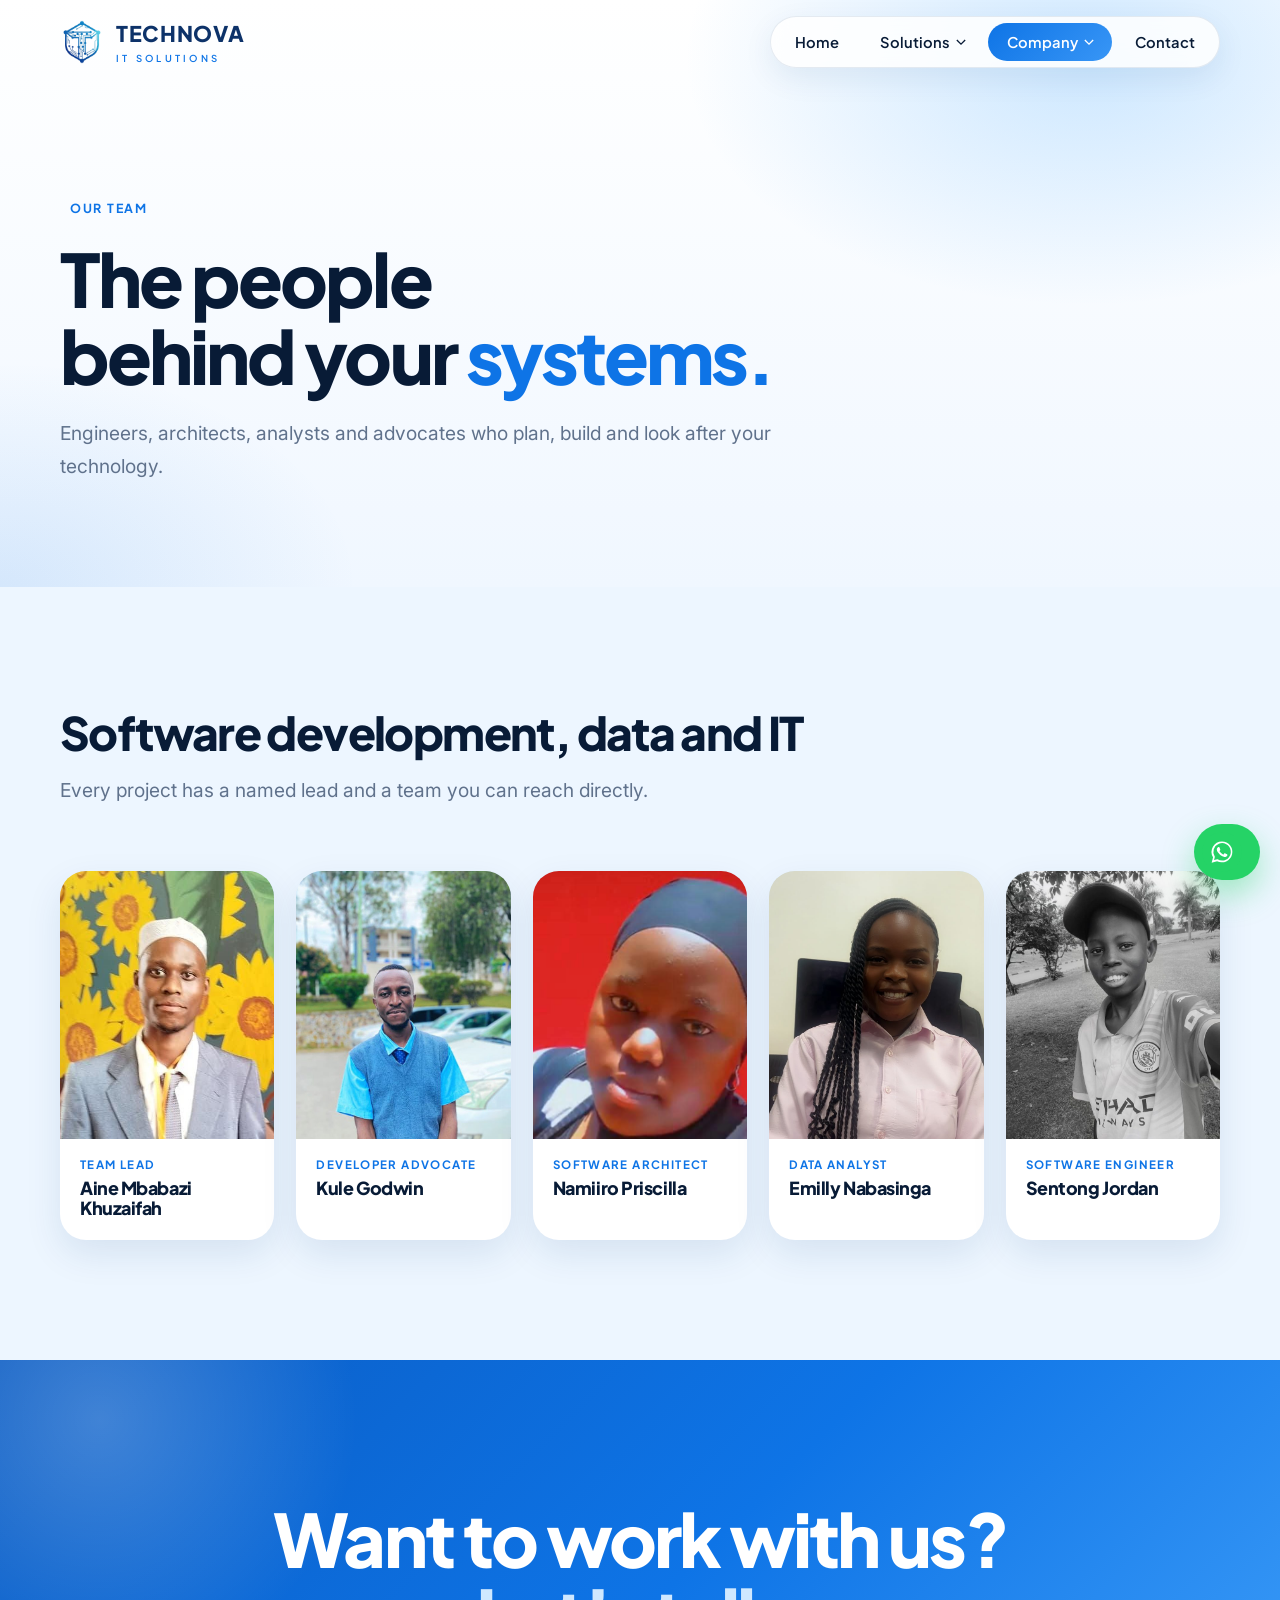
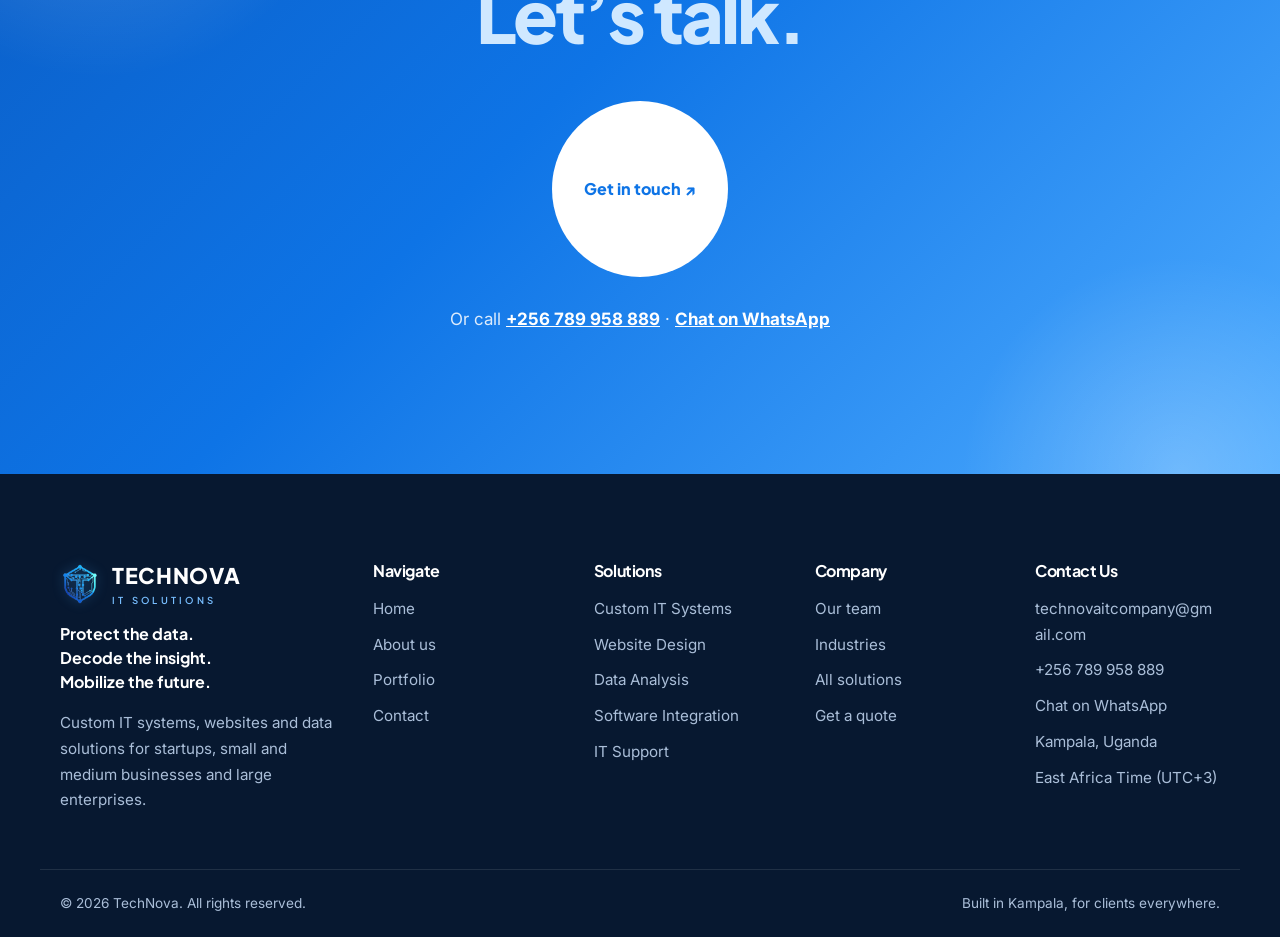
<file: myportfolio/technova/team.html>
<!DOCTYPE html>
<html lang="en">
<head>
  <meta charset="UTF-8">
  <meta name="viewport" content="width=device-width, initial-scale=1, viewport-fit=cover">
  <title>Our Team | TechNova</title>
  <meta name="description" content="Meet the TechNova team behind your IT systems, websites and data.">
  <meta name="theme-color" content="rgb(248, 251, 255)">

  <!-- Lets the CSS know JavaScript is running, so scroll-in animations can start hidden -->
  <script>document.documentElement.classList.add('js');</script>

  <!-- Search and social sharing. Replace technova.example with your real web address. -->
  <link rel="canonical" href="https://www.technova.example/team.html">
  <meta property="og:type" content="website">
  <meta property="og:title" content="Our Team | TechNova">
  <meta property="og:description" content="Meet the TechNova team behind your IT systems, websites and data.">
  <meta property="og:url" content="https://www.technova.example/team.html">
  <meta property="og:image" content="https://www.technova.example/images/hero/office-systems.jpg">
  <meta name="twitter:card" content="summary_large_image">

  <!-- Fonts -->
  <link rel="preconnect" href="https://fonts.googleapis.com">
  <link rel="preconnect" href="https://fonts.gstatic.com" crossorigin>
  <link rel="stylesheet" href="https://fonts.googleapis.com/css2?family=Plus+Jakarta+Sans:wght@500;600;700;800&family=Inter:wght@400;500;600&family=JetBrains+Mono:wght@500;700&display=swap">

  <!-- Styles (responsive.css last, so its phone rules win) -->
  <link rel="stylesheet" href="css/base.css">
  <link rel="stylesheet" href="css/layout.css">
  <link rel="stylesheet" href="css/components.css">
  <link rel="stylesheet" href="css/mockups.css">
  <link rel="stylesheet" href="css/responsive.css">

  <!-- Scripts: company details and lists first, then the code that uses them -->
  <script src="js/config.js" defer></script>
  <script src="js/team.js" defer></script>
  <script src="js/mockups.js" defer></script>
  <script src="js/layout.js" defer></script>
  <script src="js/sections.js" defer></script>
  <script src="js/ui.js" defer></script>
</head>
<body data-page="team">
  <a class="skip-link" href="#main">Skip to content</a>

  <!-- Header and footer are drawn by js/layout.js from js/config.js -->
  <header class="site-header" id="site-header"></header>

  <main id="main">
    <!-- ================= PAGE HEADING ================= -->
    <section class="page-hero">
      <div class="wrap">
        <p class="label">Our team</p>
        <h1 class="mega">The people<br>behind your <span class="hl">systems.</span></h1>
        <p class="lead">Engineers, architects, analysts and advocates who plan, build and look after your technology.</p>
      </div>
    </section>

    <!-- ================= TEAM =================
         Cards are drawn from js/team.js. Only people marked
         visible: true are shown. -->
    <section class="section section-alt" id="team">
      <div class="wrap">
        <div class="section-head">
         
          <h2 class="h2">Software development, data and IT</h2>
          <p class="lead">Every project has a named lead and a team you can reach directly.</p>
        </div>
        <div class="team-grid" data-team></div>
      </div>
    </section>

    <!-- ================= CALL TO ACTION ================= -->
    <section class="cta">
      <div class="wrap">
        <h2 class="mega">Want to work with us?<br><span class="hl">Let&rsquo;s talk.</span></h2>
        <a class="orb" href="contact.html">Get in touch &#8599;</a>
        <p class="cta-note">Or call <a data-contact="phone"></a> &middot; <a data-contact="whatsapp" target="_blank" rel="noopener">Chat on WhatsApp</a></p>
      </div>
    </section>
  </main>

  <footer class="site-footer" id="site-footer"></footer>
</body>
</html>
</file>
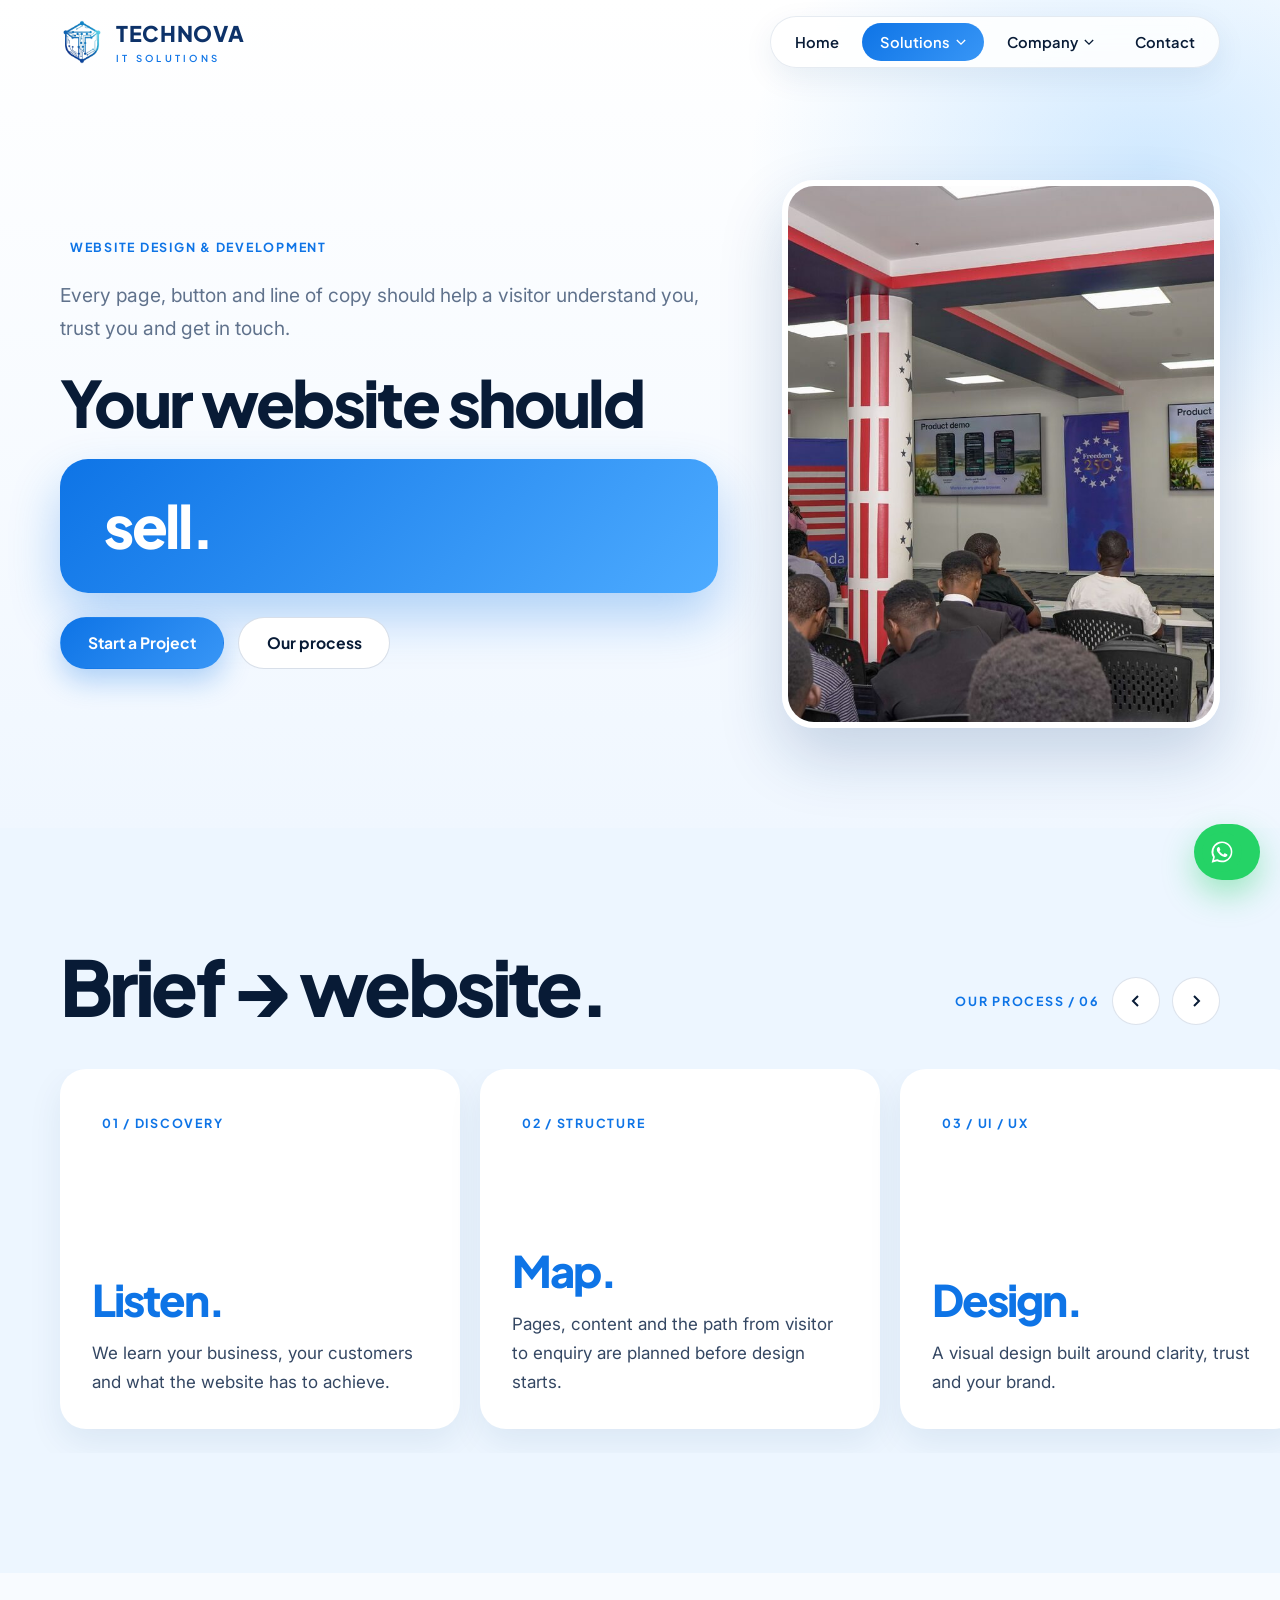
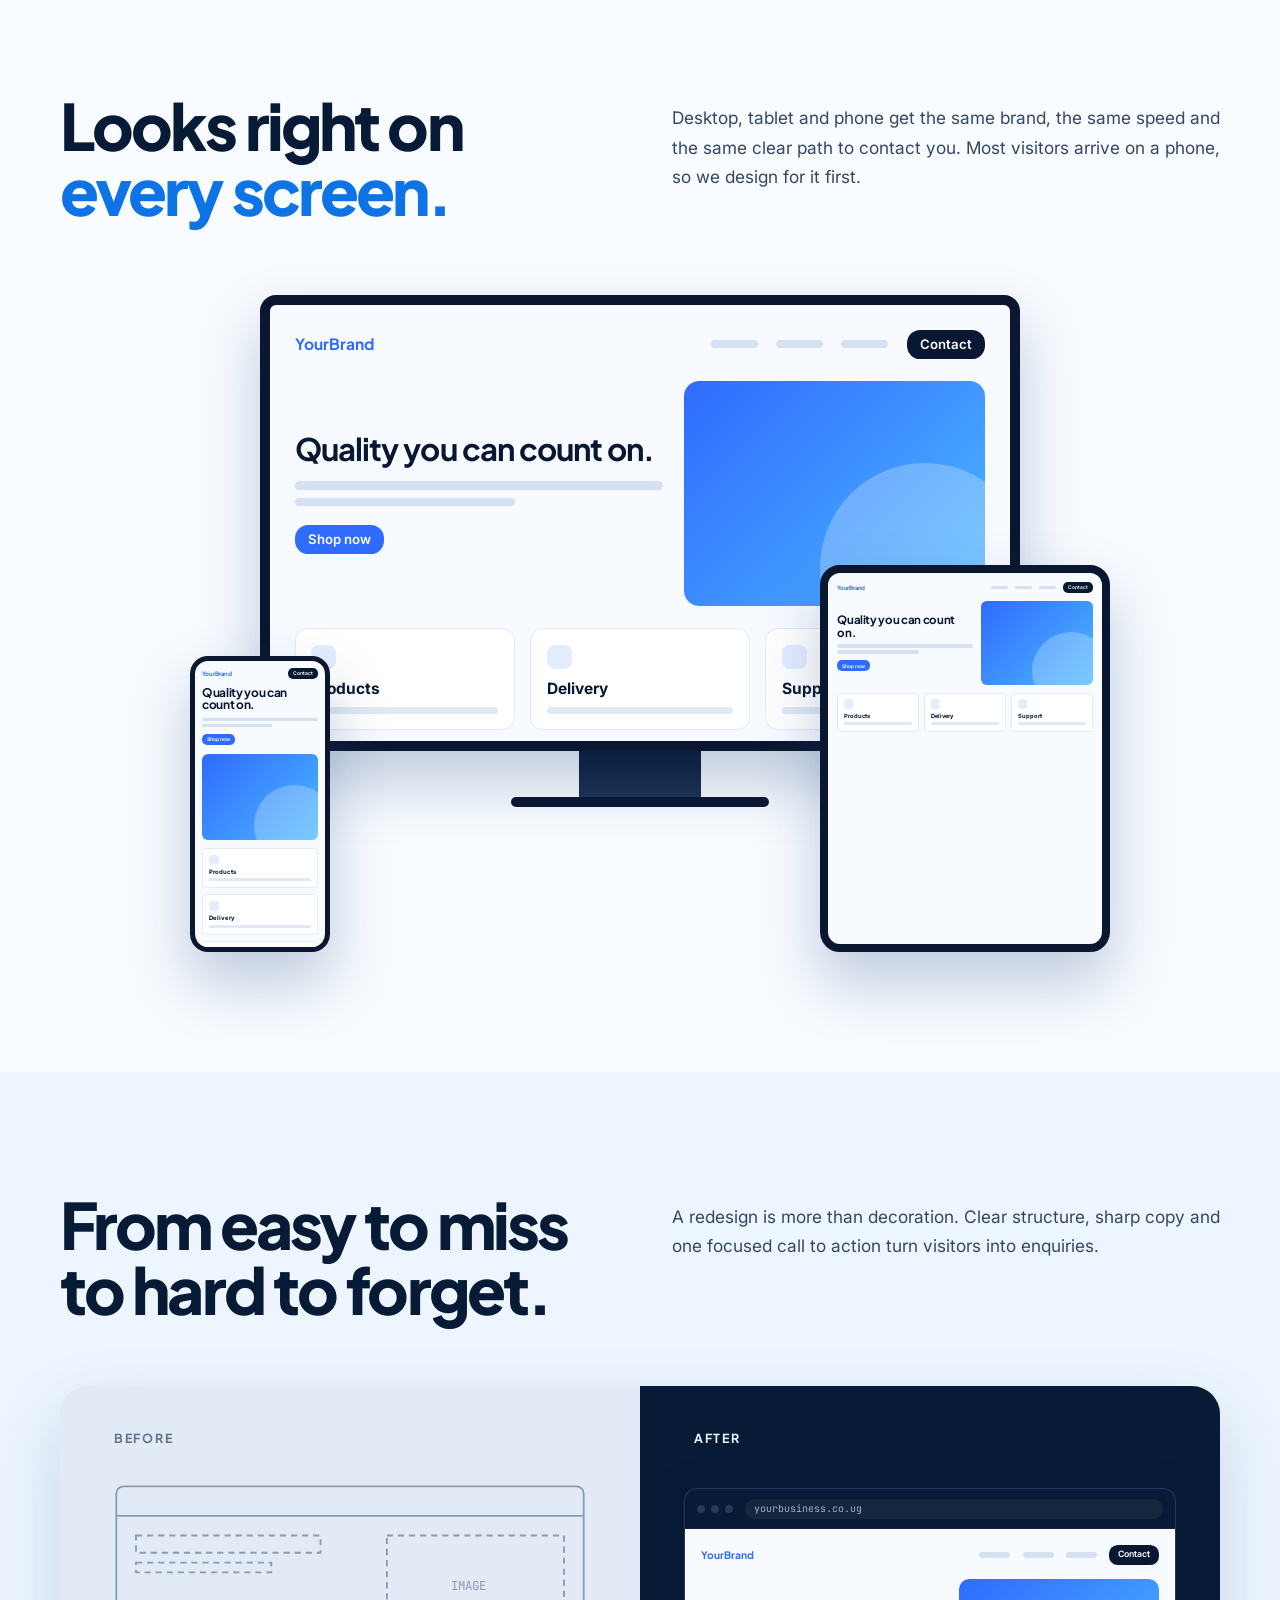
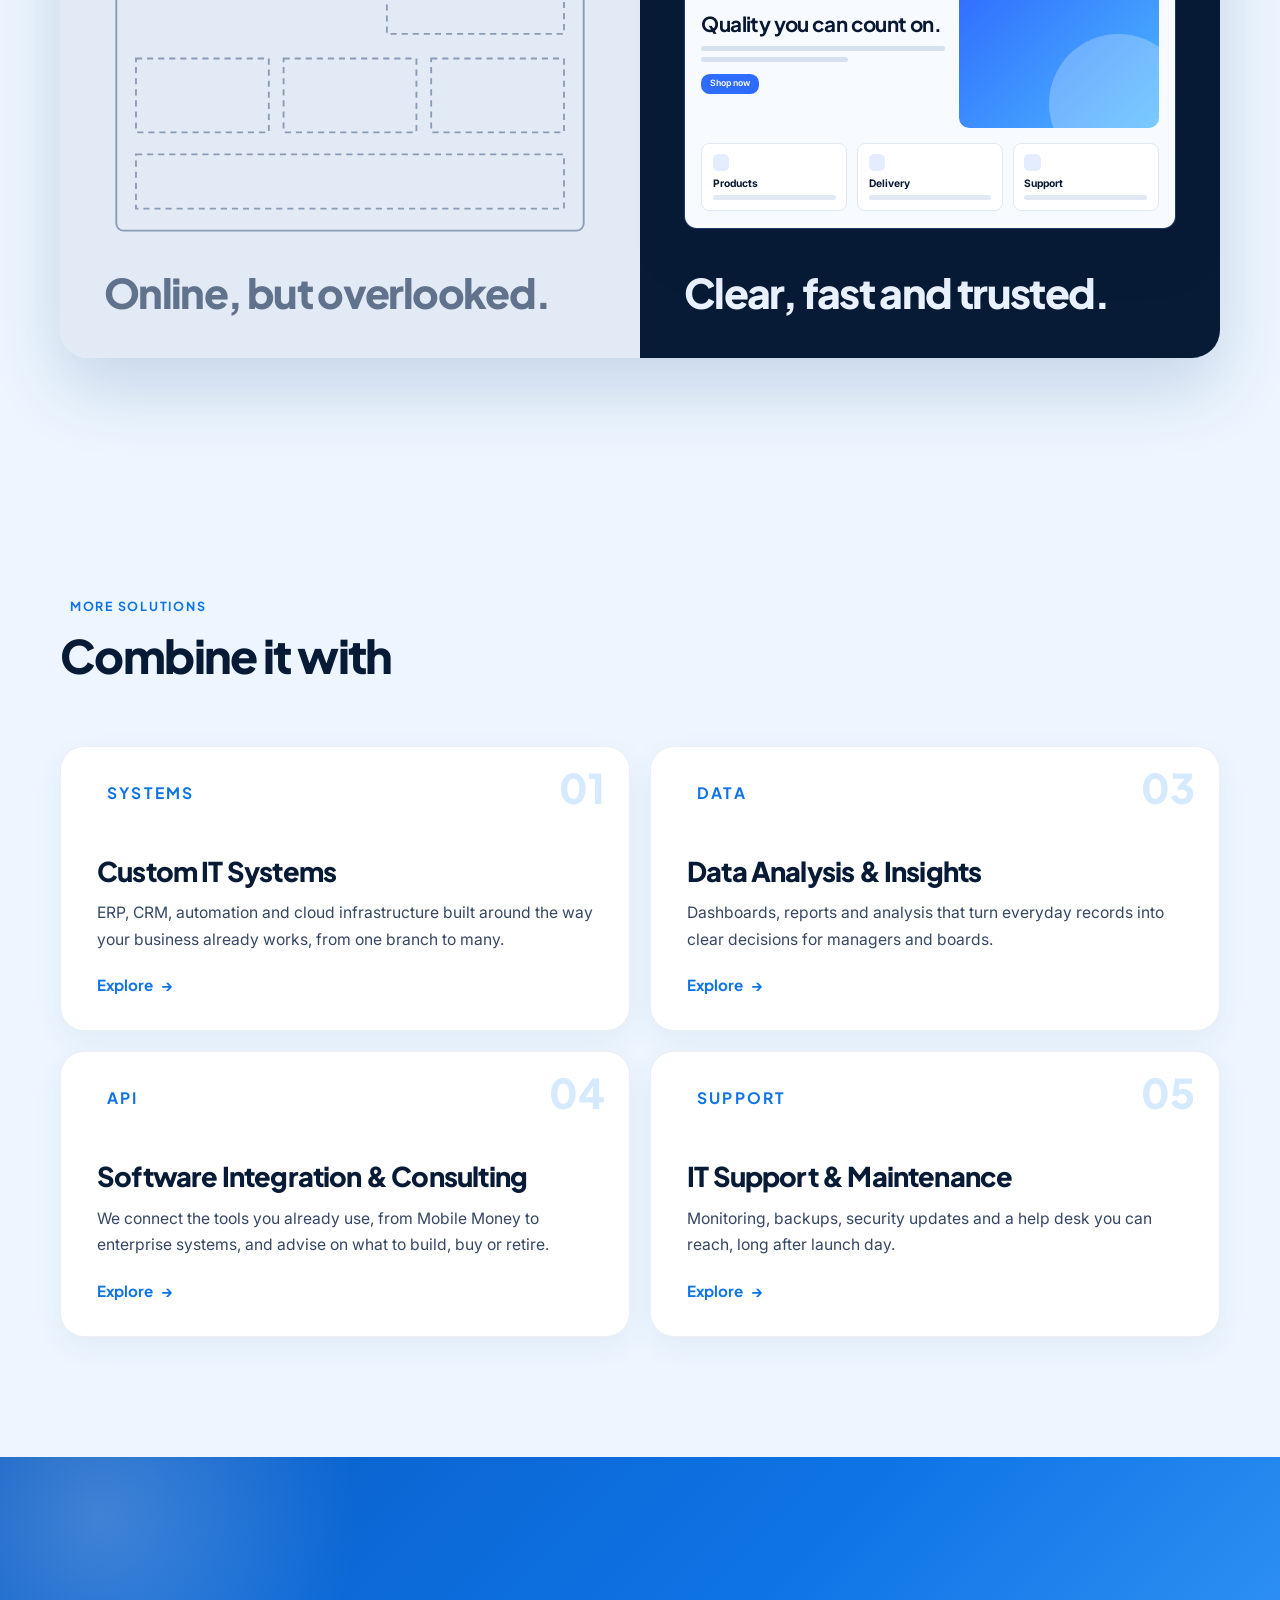
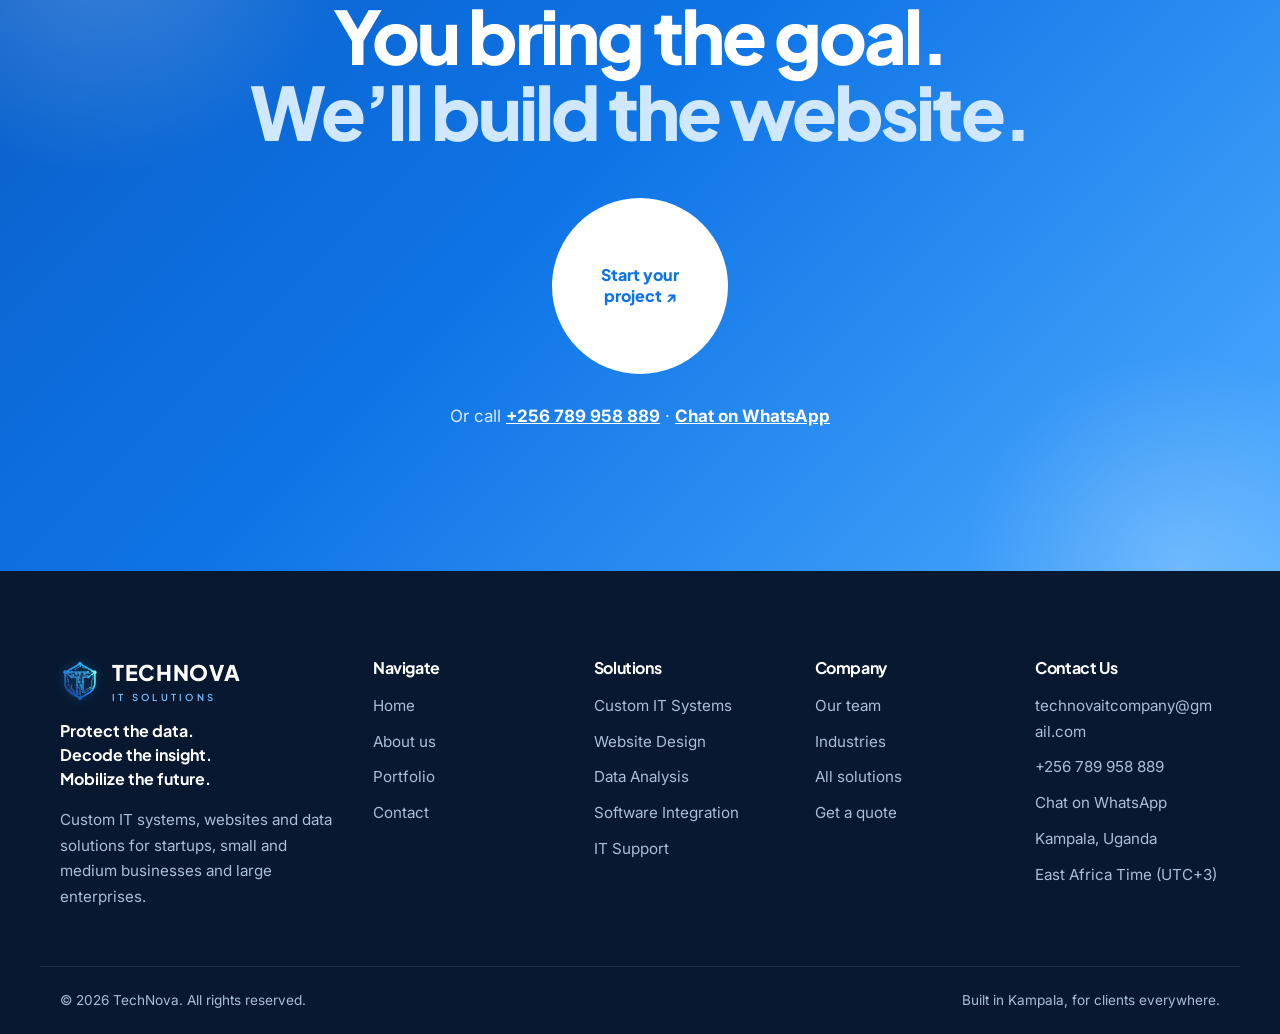
<file: myportfolio/technova/web-development.html>
<!DOCTYPE html>
<html lang="en">
<head>
  <meta charset="UTF-8">
  <meta name="viewport" content="width=device-width, initial-scale=1, viewport-fit=cover">
  <title>Website Design &amp; Development | TechNova</title>
  <meta name="description" content="Fast, responsive company websites, online stores and web apps from TechNova.">
  <meta name="theme-color" content="rgb(248, 251, 255)">

  <!-- Lets the CSS know JavaScript is running, so scroll-in animations can start hidden -->
  <script>document.documentElement.classList.add('js');</script>

  <!-- Search and social sharing. Replace technova.example with your real web address. -->
  <link rel="canonical" href="https://www.technova.example/web-development.html">
  <meta property="og:type" content="website">
  <meta property="og:title" content="Website Design &amp; Development | TechNova">
  <meta property="og:description" content="Fast, responsive company websites, online stores and web apps from TechNova.">
  <meta property="og:url" content="https://www.technova.example/web-development.html">
  <meta property="og:image" content="https://www.technova.example/images/hero/office-systems.jpg">
  <meta name="twitter:card" content="summary_large_image">

  <!-- Fonts -->
  <link rel="preconnect" href="https://fonts.googleapis.com">
  <link rel="preconnect" href="https://fonts.gstatic.com" crossorigin>
  <link rel="stylesheet" href="https://fonts.googleapis.com/css2?family=Plus+Jakarta+Sans:wght@500;600;700;800&family=Inter:wght@400;500;600&family=JetBrains+Mono:wght@500;700&display=swap">

  <!-- Styles (responsive.css last, so its phone rules win) -->
  <link rel="stylesheet" href="css/base.css">
  <link rel="stylesheet" href="css/layout.css">
  <link rel="stylesheet" href="css/components.css">
  <link rel="stylesheet" href="css/mockups.css">
  <link rel="stylesheet" href="css/responsive.css">

  <!-- Scripts: company details and lists first, then the code that uses them -->
  <script src="js/config.js" defer></script>
  <script src="js/team.js" defer></script>
  <script src="js/mockups.js" defer></script>
  <script src="js/layout.js" defer></script>
  <script src="js/sections.js" defer></script>
  <script src="js/ui.js" defer></script>
</head>
<body data-page="web-development">
  <a class="skip-link" href="#main">Skip to content</a>

  <!-- Header and footer are drawn by js/layout.js from js/config.js -->
  <header class="site-header" id="site-header"></header>

  <main id="main">
    <!-- ================= PAGE HEADING ================= -->
    <section class="intro">
      <div class="wrap intro-grid">
        <div class="intro-text">
          <p class="label">Website Design &amp; Development</p>
          <p class="lead">Every page, button and line of copy should help a visitor understand you, trust you and get in touch.</p>
          <h1 class="mega">Your website should<span class="sr-only"> sell, inform and grow with you.</span></h1>
          <div class="cycle" aria-hidden="true">
            <div class="stack" data-cycle>
              <span class="cycle-word is-active">sell.</span>
              <span class="cycle-word">inform.</span>
              <span class="cycle-word">grow with you.</span>
            </div>
          </div>
          <div class="btn-row">
            <a class="btn btn-primary" href="contact.html">Start a Project</a>
            <a class="btn btn-ghost" href="#journey">Our process</a>
          </div>
        </div>
        <figure class="photo reveal"><img src="images/hero/product-demo.jpg" alt="A mobile app shown on three phone screens during a product demo"></figure>
      </div>
    </section>

    <!-- ================= PROCESS (scrolls sideways) ================= -->
    <section class="journey" id="journey">
      <div class="wrap journey-head">
        <h2>Brief &rarr; website.</h2>
        <div class="journey-tools">
          <p class="label">Our process / 06</p>
          <button class="round-btn" type="button" data-scroll="prev" aria-controls="steps-web-development" aria-label="Previous step"><svg viewBox="0 0 12 12" width="12" height="12" aria-hidden="true"><path d="M8 1L3 6l5 5" fill="none" stroke="currentColor" stroke-width="2"/></svg></button>
          <button class="round-btn" type="button" data-scroll="next" aria-controls="steps-web-development" aria-label="Next step"><svg viewBox="0 0 12 12" width="12" height="12" aria-hidden="true"><path d="M4 1l5 5-5 5" fill="none" stroke="currentColor" stroke-width="2"/></svg></button>
        </div>
      </div>
      <div class="hscroll" id="steps-web-development" tabindex="0" aria-label="Process steps">
          <article class="step">
            <p class="label">01 / Discovery</p>
            <div><h3>Listen.</h3><p>We learn your business, your customers and what the website has to achieve.</p></div>
          </article>
          <article class="step">
            <p class="label">02 / Structure</p>
            <div><h3>Map.</h3><p>Pages, content and the path from visitor to enquiry are planned before design starts.</p></div>
          </article>
          <article class="step">
            <p class="label">03 / UI / UX</p>
            <div><h3>Design.</h3><p>A visual design built around clarity, trust and your brand.</p></div>
          </article>
          <article class="step">
            <p class="label">04 / Development</p>
            <div><h3>Code.</h3><p>The design becomes a fast, responsive site your team can update.</p></div>
          </article>
          <article class="step">
            <p class="label">05 / Testing</p>
            <div><h3>Test.</h3><p>Phones, browsers, speed and accessibility are checked before anyone else sees it.</p></div>
          </article>
          <article class="step">
            <p class="label">06 / Launch</p>
            <div><h3>Go live.</h3><p>We publish, connect analytics and hand over with training.</p></div>
          </article>
      </div>
    </section>

    <!-- ================= EVERY SCREEN ================= -->
    <section class="section">
      <div class="wrap">
        <div class="split">
          <h2>Looks right on<br><span class="hl">every screen.</span></h2>
          <p>Desktop, tablet and phone get the same brand, the same speed and the same clear path to contact you. Most visitors arrive on a phone, so we design for it first.</p>
        </div>
        <div class="devices" aria-hidden="true">
          <div class="monitor"><div class="monitor-screen" data-mockup="mini"></div><div class="monitor-stand"></div><div class="monitor-base"></div></div>
          <div class="tablet"><div class="tablet-screen" data-mockup="mini"></div></div>
          <div class="handset"><div class="handset-screen" data-mockup="mini"></div></div>
        </div>
      </div>
    </section>

    <!-- ================= BEFORE / AFTER ================= -->
    <section class="section paper">
      <div class="wrap">
        <div class="split">
          <h2>From easy to miss<br>to hard to forget.</h2>
          <p>A redesign is more than decoration. Clear structure, sharp copy and one focused call to action turn visitors into enquiries.</p>
        </div>
        <div class="ba">
          <div class="ba-pane ba-before">
            <p class="label">Before</p>
            <svg class="sketch" viewBox="0 0 400 300" aria-hidden="true">
              <rect class="solid" x="10" y="10" width="380" height="280" rx="6"/><line class="solid" x1="10" y1="34" x2="390" y2="34"/>
              <rect x="26" y="50" width="150" height="14"/><rect x="26" y="72" width="110" height="8"/>
              <rect x="230" y="50" width="144" height="80"/><text x="282" y="94">IMAGE</text>
              <rect x="26" y="150" width="108" height="60"/><rect x="146" y="150" width="108" height="60"/>
              <rect x="266" y="150" width="108" height="60"/><rect x="26" y="228" width="348" height="44"/>
            </svg>
            <h3>Online, but overlooked.</h3>
          </div>
          <div class="ba-pane ba-after">
            <p class="label">After</p>
            <div data-mockup="website"></div>
            <h3>Clear, fast and trusted.</h3>
          </div>
        </div>
      </div>
    </section>

    <!-- ================= OTHER SERVICES (from js/config.js) ================= -->
    <section class="section section-alt">
      <div class="wrap">
        <div class="section-head">
          <p class="label">More solutions</p>
          <h2 class="h2">Combine it with</h2>
        </div>
        <div class="cap-grid" data-services="cards" data-exclude="web-development.html"></div>
      </div>
    </section>

    <!-- ================= CALL TO ACTION ================= -->
    <section class="cta">
      <div class="wrap">
        <h2 class="mega">You bring the goal.<br><span class="hl">We&rsquo;ll build the website.</span></h2>
        <a class="orb" href="contact.html">Start your project &#8599;</a>
        <p class="cta-note">Or call <a data-contact="phone"></a> &middot; <a data-contact="whatsapp" target="_blank" rel="noopener">Chat on WhatsApp</a></p>
      </div>
    </section>
  </main>

  <footer class="site-footer" id="site-footer"></footer>
</body>
</html>
</file>
<file: myportfolio/technova/css/base.css>
/* =========================================================
   TechNova — css/base.css
   Reset, fonts and text sizes, buttons, small helpers and the
   scroll-in animation used everywhere.

   COLOURS (written as rgb() values across all CSS files)
     rgb(248, 251, 255)  page background (white with a blue tint)
     rgb(237, 246, 255)  light blue section background
     rgb(214, 234, 255)  stronger light blue (panels, chips)
     rgb(14, 116, 230)   primary blue (buttons, links, highlights)
     rgb(77, 171, 255)   bright light blue (gradients, accents)
     rgb(8, 27, 54)      headings and dark sections
     rgb(52, 71, 99)     body text
     rgb(96, 114, 140)   secondary text

   FONTS
     Plus Jakarta Sans   headings, labels, buttons
     Inter               body text
     JetBrains Mono      code inside the drawn illustrations
   ========================================================= */

/* ---------- 1. Reset ---------- */
*,
*::before,
*::after {
  box-sizing: border-box;
}

html {
  color-scheme: light;
  scroll-behavior: smooth;
  scroll-padding-top: 100px;
  -webkit-text-size-adjust: 100%;
}

body {
  margin: 0;
  background: rgb(248, 251, 255);
  color: rgb(52, 71, 99);
  font-family: "Inter", "Segoe UI", Roboto, Arial, sans-serif;
  font-size: 1.0625rem;
  /* 17px */
  line-height: 1.7;
  -webkit-font-smoothing: antialiased;
  overflow-x: hidden;
}

h1,
h2,
h3 {
  margin: 0;
  font-family: "Plus Jakarta Sans", "Segoe UI", Arial, sans-serif;
  line-height: 1.12;
  letter-spacing: -0.025em;
  color: rgb(8, 27, 54);
  text-wrap: balance;
}

h3 {
  font-size: 1.3rem;
  font-weight: 700;
}

p {
  margin: 0;
}

ul,
dl,
dd {
  margin: 0;
  padding: 0;
  list-style: none;
}

a {
  color: inherit;
}

img,
svg {
  max-width: 100%;
}

::selection {
  background: rgb(191, 222, 255);
  color: rgb(8, 27, 54);
}

:focus-visible {
  outline: 3px solid rgb(77, 171, 255);
  outline-offset: 3px;
  border-radius: 6px;
}

/* ---------- 2. Page width and helpers ---------- */
/* Content that slides in from the side starts off-screen; clip it so
   the page never scrolls sideways */
main {
  overflow-x: clip;
}

.wrap {
  max-width: 1200px;
  margin-inline: auto;
  padding-left: max(20px, env(safe-area-inset-left, 0px));
  padding-right: max(20px, env(safe-area-inset-right, 0px));
}

.skip-link {
  position: absolute;
  left: 16px;
  top: -80px;
  z-index: 100;
  padding: 10px 18px;
  border-radius: 999px;
  background: rgb(14, 116, 230);
  color: rgb(255, 255, 255);
  font-weight: 600;
}

.skip-link:focus {
  top: 12px;
}

.sr-only {
  position: absolute;
  width: 1px;
  height: 1px;
  overflow: hidden;
  clip: rect(0 0 0 0);
  white-space: nowrap;
}

/* ---------- 3. Text styles ---------- */
.hl {
  color: rgb(14, 116, 230);
}

/* Small heading above a title, with a short line before it */
.label {
  display: inline-flex;
  align-items: center;
  gap: 10px;
  font: 700 0.78rem/1.3 "Plus Jakarta Sans", "Segoe UI", Arial, sans-serif;
  letter-spacing: 0.14em;
  text-transform: uppercase;
  color: rgb(14, 116, 230);
}

.label::before {
  content: "";
  flex: none;
  width: 0px;
  height: 2px;
  border-radius: 2px;
  background: currentColor;
}

.lead {
  max-width: 38em;
  font-size: clamp(1.08rem, 1.5vw, 1.2rem);
  line-height: 1.7;
  color: rgb(96, 114, 140);
}

.mega {
  font-size: clamp(2.5rem, 6vw, 4.6rem);
  font-weight: 800;
  line-height: 1.04;
  letter-spacing: -0.04em;
}

.h2 {
  font-size: clamp(2rem, 3.6vw, 3rem);
  font-weight: 800;
  letter-spacing: -0.035em;
}

.note-line {
  font-size: 0.95rem;
  color: rgb(96, 114, 140);
}

/* ---------- 4. Buttons, links and tags ---------- */
.btn {
  display: inline-flex;
  align-items: center;
  justify-content: center;
  gap: 0.6em;
  min-height: 52px;
  padding: 0.85rem 1.7rem;
  border: 1.5px solid transparent;
  border-radius: 999px;
  font: 700 0.98rem/1.2 "Plus Jakarta Sans", "Segoe UI", Arial, sans-serif;
  text-decoration: none;
  cursor: pointer;
  transition: transform 0.25s, box-shadow 0.25s, background-color 0.25s, border-color 0.25s, color 0.25s;
}

.btn svg {
  flex: none;
  width: 18px;
  height: 18px;
}

.btn:hover {
  transform: translateY(-2px);
}

.btn:active {
  transform: translateY(0);
}

.btn-primary {
  background: linear-gradient(135deg, rgb(14, 116, 230), rgb(56, 150, 246));
  color: rgb(255, 255, 255);
  box-shadow: 0 12px 28px rgba(14, 116, 230, 0.3);
}

.btn-primary:hover {
  box-shadow: 0 16px 34px rgba(14, 116, 230, 0.42);
}

.btn-ghost {
  border-color: rgba(14, 60, 120, 0.16);
  background: rgb(255, 255, 255);
  color: rgb(8, 27, 54);
}

.btn-ghost:hover {
  border-color: rgb(14, 116, 230);
  color: rgb(14, 116, 230);
}

.btn-dark {
  background: rgb(8, 27, 54);
  color: rgb(255, 255, 255);
}

.btn-dark:hover {
  box-shadow: 0 14px 30px rgba(8, 27, 54, 0.3);
}

.btn-whatsapp {
  background: rgb(37, 211, 102);
  color: rgb(5, 46, 22);
  box-shadow: 0 12px 28px rgba(37, 211, 102, 0.3);
}

.btn-whatsapp:hover {
  box-shadow: 0 16px 34px rgba(37, 211, 102, 0.42);
}

.btn-row {
  display: flex;
  flex-wrap: wrap;
  gap: 14px;
}

.arrow-link {
  display: inline-flex;
  align-items: center;
  gap: 0.5em;
  color: rgb(14, 116, 230);
  font: 700 0.95rem "Plus Jakarta Sans", "Segoe UI", Arial, sans-serif;
  text-decoration: none;
}

.arrow-link span {
  transition: transform 0.25s;
}

.arrow-link:hover span,
a:hover>.arrow-link span {
  transform: translateX(5px);
}

.chips {
  display: flex;
  flex-wrap: wrap;
  gap: 8px;
}

.chip {
  padding: 0.45em 1em;
  border-radius: 999px;
  background: rgb(230, 242, 255);
  color: rgb(14, 90, 180);
  font: 600 0.8rem "Plus Jakarta Sans", "Segoe UI", Arial, sans-serif;
}

/* "Sample" badge marks placeholder content. Delete it with the placeholder. */
.sample {
  display: inline-block;
  padding: 2px 10px;
  border: 1px dashed currentColor;
  border-radius: 999px;
  font: 700 0.62rem "Plus Jakarta Sans", "Segoe UI", Arial, sans-serif;
  letter-spacing: 0.1em;
  text-transform: uppercase;
  color: rgb(96, 114, 140);
}

/* ---------- 5. Scroll-in animation ----------
   js/ui.js marks content with .reveal and adds .in-view when it scrolls
   into sight. The "js" class (set in each page's <head>) means content
   is only hidden when JavaScript is running to show it again.
   These use the separate translate / scale properties, so they never
   clash with hover effects that use transform. */
.js .reveal {
  opacity: 0;
  translate: 0 40px;
  transition: opacity 0.8s ease, translate 0.8s cubic-bezier(0.2, 0.7, 0.2, 1), scale 0.8s cubic-bezier(0.2, 0.7, 0.2, 1);
}

.js .reveal.reveal-left {
  translate: -60px 0;
}

.js .reveal.reveal-right {
  translate: 60px 0;
}

.js .reveal.reveal-rise {
  translate: 0 90px;
  scale: 0.94;
}

/* team photos */
.js .reveal.in-view {
  opacity: 1;
  translate: 0 0;
  scale: 1;
}

/* ---------- 6. Reduced motion ---------- */
@media (prefers-reduced-motion: reduce) {
  html {
    scroll-behavior: auto;
  }

  *,
  *::before,
  *::after {
    animation: none !important;
    transition: none !important;
  }

  .js .reveal {
    opacity: 1;
    translate: none;
    scale: none;
  }

  .marquee {
    overflow-x: auto;
  }
}
</file>
<file: myportfolio/technova/css/layout.css>
/* =========================================================
   TechNova — css/layout.css
   The page frame: scroll progress bar, header and menu,
   sections, page headings, call-to-action band, footer and
   the floating WhatsApp and back-to-top buttons.
   ========================================================= */

/* ---------- 1. Scroll progress bar (top of the screen) ---------- */
.scroll-progress {
  position: fixed;
  top: 0;
  left: 0;
  z-index: 70;
  width: 100%;
  height: 3px;
  background: linear-gradient(90deg, rgb(14, 116, 230), rgb(77, 171, 255));
  transform: scaleX(0);
  transform-origin: 0 50%;
}

/* ---------- 2. Header ---------- */
.site-header {
  position: fixed;
  top: 0;
  left: 0;
  right: 0;
  z-index: 50;
  padding-top: env(safe-area-inset-top, 0px);
  transition: box-shadow 0.3s;
}

/* Frosted white bar that appears once the page scrolls */
.site-header::before {
  content: "";
  position: absolute;
  inset: 0;
  background: rgba(255, 255, 255, 0.82);
  -webkit-backdrop-filter: blur(16px);
  backdrop-filter: blur(16px);
  border-bottom: 1px solid rgba(14, 60, 120, 0.08);
  opacity: 0;
  transition: opacity 0.3s;
  pointer-events: none;
}

.site-header.is-scrolled::before {
  opacity: 1;
}

.site-header.is-scrolled {
  box-shadow: 0 10px 30px rgba(14, 60, 120, 0.06);
}

.header-inner {
  position: relative;
  display: flex;
  align-items: center;
  justify-content: space-between;
  gap: 20px;
  min-height: 84px;
}

/* Logo: the shield icon (an image) next to the name written as text */
.logo {
  display: inline-flex;
  align-items: center;
  gap: 12px;
  color: rgb(13, 50, 105);
  text-decoration: none;
}

.logo-mark {
  flex: none;
  display: block;
  height: auto;
  transition: transform 0.4s;
}

.logo:hover .logo-mark {
  transform: rotate(-8deg) scale(1.06);
}

.logo-text {
  display: grid;
  line-height: 1;
}

.logo-word {
  font: 800 1.35rem "Plus Jakarta Sans", "Segoe UI", Arial, sans-serif;
  letter-spacing: 0.03em;
}

.logo-tag {
  margin-top: 5px;
  font: 600 0.6rem "Plus Jakarta Sans", "Segoe UI", Arial, sans-serif;
  letter-spacing: 0.34em;
  color: rgb(14, 116, 230);
}

/* ---------- 3. Menu ---------- */
.nav-pill {
  display: flex;
  align-items: center;
  gap: 4px;
  padding: 6px;
  border: 1px solid rgba(14, 60, 120, 0.1);
  border-radius: 999px;
  background: rgba(255, 255, 255, 0.85);
  -webkit-backdrop-filter: blur(14px);
  backdrop-filter: blur(14px);
  box-shadow: 0 10px 30px rgba(14, 60, 120, 0.08);
}

.nav-link {
  display: inline-flex;
  align-items: center;
  gap: 6px;
  padding: 0.7rem 1.15rem;
  border: 0;
  border-radius: 999px;
  background: none;
  color: rgb(8, 27, 54);
  font: 600 0.92rem/1 "Plus Jakarta Sans", "Segoe UI", Arial, sans-serif;
  text-decoration: none;
  cursor: pointer;
  transition: background-color 0.2s, color 0.2s;
}

.nav-link:hover {
  background: rgb(234, 244, 255);
  color: rgb(14, 116, 230);
}

.nav-link.is-active,
.nav-link.is-active:hover {
  background: linear-gradient(135deg, rgb(14, 116, 230), rgb(56, 150, 246));
  color: rgb(255, 255, 255);
}

.nav-link svg {
  transition: transform 0.2s;
}

/* Dropdowns (Solutions, Company) */
.has-drop {
  position: relative;
}

.drop {
  position: absolute;
  top: calc(100% + 12px);
  left: 50%;
  min-width: 260px;
  padding: 10px;
  border: 1px solid rgba(14, 60, 120, 0.1);
  border-radius: 20px;
  background: rgb(255, 255, 255);
  box-shadow: 0 24px 60px rgba(14, 60, 120, 0.16);
  opacity: 0;
  visibility: hidden;
  transform: translate(-50%, 8px);
  transition: opacity 0.2s, transform 0.2s, visibility 0s 0.2s;
}

/* Invisible bridge so the menu stays open while the pointer moves down to it */
.drop::before {
  content: "";
  position: absolute;
  left: 0;
  right: 0;
  top: -14px;
  height: 14px;
}

.has-drop.is-open .drop {
  opacity: 1;
  visibility: visible;
  transform: translate(-50%, 0);
  transition: opacity 0.2s, transform 0.2s;
}

.has-drop.is-open .drop-btn svg {
  transform: rotate(180deg);
}

.drop a {
  display: block;
  padding: 0.7rem 1rem;
  border-radius: 12px;
  color: rgb(52, 71, 99);
  font-size: 0.93rem;
  line-height: 1.35;
  text-decoration: none;
  transition: background-color 0.2s, color 0.2s, padding-left 0.2s;
}

.drop a:hover,
.drop a[aria-current="page"] {
  padding-left: 1.3rem;
  background: rgb(234, 244, 255);
  color: rgb(14, 116, 230);
}

/* Mobile menu button (shown on small screens, see responsive.css) */
.menu-toggle {
  display: none;
  align-items: center;
  gap: 10px;
  min-height: 46px;
  padding: 0.6rem 1.1rem;
  border: 1px solid rgba(14, 60, 120, 0.14);
  border-radius: 999px;
  background: rgb(255, 255, 255);
  color: rgb(8, 27, 54);
  font: 700 0.9rem "Plus Jakarta Sans", "Segoe UI", Arial, sans-serif;
  cursor: pointer;
}

.bars {
  display: grid;
  gap: 5px;
  width: 18px;
}

.bars i {
  display: block;
  height: 2px;
  border-radius: 2px;
  background: currentColor;
  transition: transform 0.25s;
}

.menu-toggle[aria-expanded="true"] .bars i:first-child {
  transform: translateY(3.5px) rotate(45deg);
}

.menu-toggle[aria-expanded="true"] .bars i:last-child {
  transform: translateY(-3.5px) rotate(-45deg);
}

/* ---------- 4. Sections ---------- */
.section {
  padding-block: clamp(72px, 10vw, 120px);
}

.section-alt {
  background: rgb(237, 246, 255);
}

.section-head {
  display: grid;
  justify-items: start;
  gap: 16px;
  max-width: 760px;
  margin-bottom: clamp(40px, 6vw, 64px);
}

.section-head.center {
  justify-items: center;
  margin-inline: auto;
  text-align: center;
}

.center-link {
  margin-top: clamp(32px, 5vw, 48px);
  text-align: center;
}

/* ---------- 5. Page headings (inner pages) ---------- */
.page-hero {
  position: relative;
  padding-block: clamp(150px, 18vw, 200px) clamp(64px, 9vw, 104px);
  overflow: hidden;
  isolation: isolate;
  background:
    radial-gradient(45% 60% at 85% 10%, rgba(77, 171, 255, 0.28), transparent 70%),
    radial-gradient(40% 55% at 0% 100%, rgba(14, 116, 230, 0.12), transparent 70%),
    linear-gradient(rgb(255, 255, 255), rgb(240, 247, 255));
}

.page-hero .wrap {
  display: grid;
  justify-items: start;
  gap: 24px;
}

.page-hero.center .wrap {
  justify-items: center;
  text-align: center;
}

.page-hero.center .lead {
  margin-inline: auto;
}

.page-hero.center .btn-row {
  justify-content: center;
}

/* ---------- 6. Call-to-action band ---------- */
.cta {
  position: relative;
  padding-block: clamp(88px, 12vw, 140px);
  overflow: hidden;
  isolation: isolate;
  text-align: center;
  background: linear-gradient(135deg, rgb(10, 92, 196), rgb(14, 116, 230) 45%, rgb(77, 171, 255));
  color: rgb(255, 255, 255);
}

/* Two soft glowing circles that drift slowly behind the text */
.cta::before,
.cta::after {
  content: "";
  position: absolute;
  z-index: -1;
  border-radius: 50%;
  background: radial-gradient(circle, rgba(255, 255, 255, 0.22), transparent 70%);
  animation: drift 14s ease-in-out infinite alternate;
}

.cta::before {
  width: 520px;
  height: 520px;
  left: -160px;
  top: -200px;
}

.cta::after {
  width: 440px;
  height: 440px;
  right: -120px;
  bottom: -220px;
  animation-delay: -7s;
}

@keyframes drift {
  to {
    translate: 60px 40px;
  }
}

.cta h2 {
  max-width: 13em;
  margin-inline: auto;
  color: rgb(255, 255, 255);
}

.cta .hl {
  color: rgb(207, 232, 255);
}

.orb {
  display: grid;
  place-items: center;
  width: 176px;
  height: 176px;
  margin: 48px auto 0;
  padding: 24px;
  border-radius: 50%;
  background: rgb(255, 255, 255);
  color: rgb(14, 116, 230);
  font: 800 1rem/1.3 "Plus Jakarta Sans", "Segoe UI", Arial, sans-serif;
  text-align: center;
  text-decoration: none;
  animation: ring 2.8s ease-out infinite;
  transition: transform 0.3s;
}

.orb:hover {
  transform: scale(1.08) rotate(-4deg);
}

@keyframes ring {
  0% {
    box-shadow: 0 0 0 0 rgba(255, 255, 255, 0.55);
  }

  100% {
    box-shadow: 0 0 0 44px rgba(255, 255, 255, 0);
  }
}

.cta-note {
  margin-top: 28px;
  color: rgba(255, 255, 255, 0.85);
}

.cta-note a {
  color: rgb(255, 255, 255);
  font-weight: 700;
}

/* ---------- 7. Footer ---------- */
.site-footer {
  padding-top: clamp(56px, 8vw, 88px);
  background: rgb(7, 24, 48);
  color: rgb(170, 190, 216);
  font-size: 0.95rem;
}

.footer-grid {
  display: grid;
  grid-template-columns: 1.5fr repeat(4, minmax(0, 1fr));
  gap: 36px;
}

.footer-brand {
  display: grid;
  align-content: start;
  justify-items: start;
  gap: 16px;
}

.site-footer .logo {
  color: rgb(255, 255, 255);
}

.site-footer .logo-mark {
  filter: brightness(1.35) drop-shadow(0 0 6px rgba(77, 171, 255, 0.35));
}

.site-footer .logo-tag {
  color: rgb(120, 190, 255);
}

.footer-motto {
  font: 700 1rem/1.5 "Plus Jakarta Sans", "Segoe UI", Arial, sans-serif;
  color: rgb(255, 255, 255);
}

.site-footer h3 {
  margin-bottom: 16px;
  font-size: 1rem;
  color: rgb(255, 255, 255);
}

.site-footer ul {
  display: grid;
  gap: 10px;
}

.site-footer a {
  color: rgb(170, 190, 216);
  text-decoration: none;
  transition: color 0.2s;
}

.site-footer a:hover {
  color: rgb(120, 190, 255);
}

.footer-contact li {
  overflow-wrap: anywhere;
}

.footer-bottom {
  display: flex;
  flex-wrap: wrap;
  justify-content: space-between;
  gap: 12px;
  margin-top: 56px;
  padding-block: 22px;
  border-top: 1px solid rgba(255, 255, 255, 0.1);
  font-size: 0.85rem;
}

/* ---------- 8. Floating buttons (WhatsApp and back to top) ---------- */
.wa-float {
  position: fixed;
  right: max(20px, env(safe-area-inset-right, 0px));
  bottom: max(20px, env(safe-area-inset-bottom, 0px));
  z-index: 60;
  display: flex;
  align-items: center;
  gap: 10px;
  padding: 8px;
  border-radius: 999px;
  background: rgb(37, 211, 102);
  color: rgb(255, 255, 255);
  text-decoration: none;
  box-shadow: 0 14px 32px rgba(37, 211, 102, 0.4);
  animation: wa-pulse 2.6s ease-out infinite;
  transition: transform 0.25s;
}

.wa-float:hover {
  transform: translateY(-3px);
}

.wa-float svg {
  flex: none;
  width: 40px;
  height: 40px;
}

.wa-float span {
  max-width: 0;
  overflow: hidden;
  white-space: nowrap;
  font: 700 0.92rem "Plus Jakarta Sans", "Segoe UI", Arial, sans-serif;
  color: rgb(5, 46, 22);
  transition: max-width 0.35s ease, padding 0.35s ease;
}

.wa-float:hover span,
.wa-float:focus-visible span {
  max-width: 180px;
  padding-right: 12px;
}

@keyframes wa-pulse {
  0% {
    box-shadow: 0 14px 32px rgba(37, 211, 102, 0.4), 0 0 0 0 rgba(37, 211, 102, 0.5);
  }

  100% {
    box-shadow: 0 14px 32px rgba(37, 211, 102, 0.4), 0 0 0 20px rgba(37, 211, 102, 0);
  }
}

.to-top {
  position: fixed;
  right: max(28px, calc(env(safe-area-inset-right, 0px) + 8px));
  bottom: max(92px, calc(env(safe-area-inset-bottom, 0px) + 72px));
  z-index: 60;
  display: grid;
  place-items: center;
  width: 44px;
  height: 44px;
  border: 1px solid rgba(14, 60, 120, 0.12);
  border-radius: 50%;
  background: rgb(255, 255, 255);
  color: rgb(14, 116, 230);
  box-shadow: 0 10px 24px rgba(14, 60, 120, 0.15);
  cursor: pointer;
  opacity: 0;
  visibility: hidden;
  transform: translateY(12px);
  transition: opacity 0.3s, transform 0.3s, visibility 0s 0.3s;
}

.to-top.is-visible {
  opacity: 1;
  visibility: visible;
  transform: none;
  transition: opacity 0.3s, transform 0.3s;
}

.to-top:hover {
  background: rgb(14, 116, 230);
  color: rgb(255, 255, 255);
}
</file>
<file: myportfolio/technova/css/components.css>
/* =========================================================
   TechNova — css/components.css
   Reusable page parts, in the order they appear on the site:
   sliders, home hero, motto, photos, service rows, about block,
   "how we work" panel, process cards, cards and grids, service
   page parts, photo strip, team cards, FAQ, contact.
   ========================================================= */

/* ---------- 1. Sliders ----------
   Slides are stacked in one grid cell; js/ui.js shows one at a time
   by adding .is-active. */
.stack {
  display: grid;
}

.stack>* {
  grid-area: 1 / 1;
}

.slide {
  opacity: 0;
  visibility: hidden;
  transition: opacity 0.7s, transform 0.7s, filter 0.7s, visibility 0s 0.7s;
}

.slide.is-active {
  opacity: 1;
  visibility: visible;
  transition: opacity 0.7s, transform 0.7s, filter 0.7s;
}

.slide-blur {
  filter: blur(10px);
  transform: translateY(14px);
}

.slide-blur.is-active {
  filter: none;
  transform: none;
}

.dots {
  display: flex;
  align-items: center;
  gap: 8px;
}

.dots button {
  position: relative;
  width: 30px;
  height: 5px;
  padding: 0;
  border: 0;
  border-radius: 3px;
  background: rgba(14, 60, 120, 0.15);
  cursor: pointer;
  transition: width 0.3s, background-color 0.3s;
}

.dots button::before {
  content: "";
  position: absolute;
  inset: -12px -2px;
}

/* bigger tap area */
.dots button[aria-current="true"] {
  width: 52px;
  background: rgb(14, 116, 230);
}

.dots-dark button {
  background: rgba(8, 27, 54, 0.18);
}

.dots-dark button[aria-current="true"] {
  background: rgb(8, 27, 54);
}

/* Soft blue frame around drawn illustrations */
.frame {
  position: relative;
  padding: clamp(16px, 2.5vw, 28px);
  border: 1px solid rgba(14, 60, 120, 0.1);
  border-radius: 28px;
  background: linear-gradient(150deg, rgb(255, 255, 255), rgb(228, 241, 255));
  box-shadow: 0 24px 60px rgba(14, 60, 120, 0.12);
}

/* ---------- 2. Home hero: words on the left, pictures on the right ----------
   Each slide is a text block (.hero-slide) and a picture (.hero-pic)
   with the same data-slide number. */
.hero {
  position: relative;
  padding-block: 140px clamp(64px, 8vw, 100px);
  overflow: hidden;
  isolation: isolate;
  background: linear-gradient(rgb(255, 255, 255), rgb(237, 246, 255));
}

/* Soft light-blue glow shapes behind the hero */
.hero::before,
.hero::after {
  content: "";
  position: absolute;
  z-index: -1;
  border-radius: 50%;
  animation: drift 16s ease-in-out infinite alternate;
}

.hero::before {
  width: 620px;
  height: 620px;
  right: -140px;
  top: -160px;
  background: radial-gradient(circle, rgba(77, 171, 255, 0.35), transparent 68%);
}

.hero::after {
  width: 480px;
  height: 480px;
  left: -200px;
  bottom: -220px;
  background: radial-gradient(circle, rgba(14, 116, 230, 0.16), transparent 68%);
  animation-delay: -8s;
}

.hero-grid {
  display: grid;
  grid-template-columns: minmax(0, 1fr) minmax(0, 1.05fr);
  align-items: center;
  gap: clamp(36px, 5vw, 72px);
}

.hero-copy {
  display: grid;
  gap: 36px;
  min-width: 0;
}

.hero-slide {
  display: grid;
  gap: 22px;
  align-content: center;
  filter: blur(8px);
  transform: translateX(-56px);
}

.hero-slide.is-active {
  filter: none;
  transform: none;
}

.hero-slide h1,
.hero-slide h2 {
  font-size: clamp(2.4rem, 4.8vw, 4.1rem);
  font-weight: 800;
  line-height: 1.04;
  letter-spacing: -0.04em;
}

.tagline {
  max-width: 30em;
  font-size: clamp(1.05rem, 1.5vw, 1.18rem);
  color: rgb(96, 114, 140);
}

.hero-media {
  position: relative;
  min-width: 0;
  aspect-ratio: 5 / 4;
}

.hero-pic {
  position: absolute;
  inset: 0;
  margin: 0;
  transform: translateX(72px) scale(0.96);
}

.hero-pic.is-active {
  transform: none;
}

.hero-pic img {
  display: block;
  width: 100%;
  height: 100%;
  object-fit: cover;
  border: 6px solid rgb(255, 255, 255);
  border-radius: 32px;
  box-shadow: 0 30px 70px rgba(14, 60, 120, 0.25);
}

.hero-pic figcaption {
  position: absolute;
  left: 22px;
  bottom: 22px;
  max-width: calc(100% - 44px);
  padding: 10px 18px;
  border-radius: 999px;
  background: rgba(255, 255, 255, 0.92);
  -webkit-backdrop-filter: blur(10px);
  backdrop-filter: blur(10px);
  color: rgb(8, 27, 54);
  font: 700 0.8rem "Plus Jakarta Sans", "Segoe UI", Arial, sans-serif;
  box-shadow: 0 10px 24px rgba(14, 60, 120, 0.15);
}

/* Small floating cards over the hero picture */
.float-card {
  position: absolute;
  z-index: 2;
  display: flex;
  align-items: center;
  gap: 12px;
  padding: 12px 18px 12px 12px;
  border-radius: 18px;
  background: rgb(255, 255, 255);
  box-shadow: 0 18px 40px rgba(14, 60, 120, 0.18);
  font: 700 0.88rem/1.3 "Plus Jakarta Sans", "Segoe UI", Arial, sans-serif;
  color: rgb(8, 27, 54);
  animation: bob 5s ease-in-out infinite;
}

.float-card small {
  display: block;
  font: 500 0.75rem "Inter", Arial, sans-serif;
  color: rgb(96, 114, 140);
}

.float-card i {
  flex: none;
  display: grid;
  place-items: center;
  width: 40px;
  height: 40px;
  border-radius: 12px;
  background: rgb(230, 242, 255);
  color: rgb(14, 116, 230);
}

.float-card svg {
  width: 22px;
  height: 22px;
}

.float-card.top {
  top: -18px;
  left: -26px;
}

.float-card.bottom {
  right: -20px;
  bottom: 64px;
  animation-delay: -2.5s;
}

@keyframes bob {
  50% {
    transform: translateY(-10px);
  }
}

.hero-controls {
  display: flex;
  flex-wrap: wrap;
  align-items: center;
  gap: 18px;
}

.slide-count {
  font: 700 0.85rem "Plus Jakarta Sans", "Segoe UI", Arial, sans-serif;
  letter-spacing: 0.08em;
  color: rgb(96, 114, 140);
}

.slide-count b {
  color: rgb(8, 27, 54);
}

.hero-arrows {
  display: flex;
  gap: 10px;
  margin-left: auto;
}

.hero-arrow,
.round-btn {
  display: grid;
  place-items: center;
  width: 48px;
  height: 48px;
  border: 1px solid rgba(14, 60, 120, 0.14);
  border-radius: 50%;
  background: rgb(255, 255, 255);
  color: rgb(8, 27, 54);
  cursor: pointer;
  transition: background-color 0.2s, color 0.2s, transform 0.2s;
}

.hero-arrow:hover,
.round-btn:hover {
  background: rgb(14, 116, 230);
  color: rgb(255, 255, 255);
  transform: scale(1.06);
}

/* ---------- 3. Motto band ---------- */
.motto {
  padding-block: clamp(64px, 9vw, 104px);
  background: rgb(255, 255, 255);
}

.motto-grid {
  display: grid;
  grid-template-columns: repeat(3, minmax(0, 1fr));
  gap: 20px;
}

.motto-item {
  display: grid;
  align-content: start;
  gap: 14px;
  padding: clamp(24px, 3vw, 36px);
  border-radius: 24px;
  background: rgb(240, 247, 255);
  color: inherit;
  text-decoration: none;
  transition: transform 0.3s, background-color 0.3s, box-shadow 0.3s;
}

.motto-item:hover {
  transform: translateY(-6px);
  background: rgb(255, 255, 255);
  box-shadow: 0 24px 50px rgba(14, 60, 120, 0.14);
}

.motto-icon {
  display: grid;
  place-items: center;
  width: 56px;
  height: 56px;
  border-radius: 16px;
  background: linear-gradient(135deg, rgb(14, 116, 230), rgb(77, 171, 255));
  color: rgb(255, 255, 255);
}

.motto-icon svg {
  width: 28px;
  height: 28px;
}

.motto-item h2 {
  font-size: clamp(1.6rem, 2.6vw, 2.1rem);
  font-weight: 800;
  letter-spacing: -0.03em;
}

/* ---------- 4. Photos and illustrations ---------- */
.photo {
  position: relative;
  margin: 0;
  min-width: 0;
}

.photo img {
  display: block;
  width: 100%;
  aspect-ratio: 4 / 5;
  object-fit: cover;
  border: 6px solid rgb(255, 255, 255);
  border-radius: 32px;
  box-shadow: 0 28px 64px rgba(14, 60, 120, 0.2);
}

.photo.wide img {
  aspect-ratio: 4 / 3;
}

.illustration {
  margin: 0;
  padding: clamp(16px, 3vw, 32px);
  border-radius: 28px;
  background: rgb(255, 255, 255);
  box-shadow: 0 24px 60px rgba(14, 60, 120, 0.12);
}

.illustration img {
  display: block;
  width: 100%;
  height: auto;
}

/* ---------- 5. Service rows (home page) ---------- */
.svc-list {
  display: grid;
  gap: clamp(80px, 11vw, 130px);
}

.svc {
  display: grid;
  grid-template-columns: 1.1fr 1fr;
  align-items: center;
  gap: clamp(36px, 6vw, 80px);
}

.svc:nth-child(even) .svc-visual {
  order: 2;
}

.svc-visual,
.svc-text {
  min-width: 0;
}

.svc-text {
  display: grid;
  justify-items: start;
  gap: 20px;
}

.svc-text h3 {
  font-size: clamp(1.8rem, 3.2vw, 2.6rem);
  font-weight: 800;
  letter-spacing: -0.035em;
}

.svc-text p {
  max-width: 32em;
}

/* ---------- 6. About block and system plan drawing ---------- */
.about {
  display: grid;
  grid-template-columns: 0.9fr 1.1fr;
  align-items: center;
  gap: clamp(36px, 6vw, 80px);
}

.about-visual,
.about-text {
  min-width: 0;
}

.about-text {
  display: grid;
  gap: 22px;
}

.about-text>.btn {
  justify-self: start;
}

.kicker {
  font: 800 clamp(1.4rem, 2.4vw, 1.9rem) "Plus Jakarta Sans", "Segoe UI", Arial, sans-serif;
  letter-spacing: -0.03em;
  color: rgb(14, 116, 230);
}

.about-text h2 {
  font-size: clamp(1.8rem, 3vw, 2.5rem);
  font-weight: 800;
}

.about-list {
  display: grid;
  margin-top: 6px;
}

.about-list div {
  display: grid;
  gap: 6px;
  padding: 18px 0;
  border-top: 1px solid rgba(14, 60, 120, 0.1);
}

.about-list dd {
  color: rgb(8, 27, 54);
}

.blueprint {
  position: relative;
  aspect-ratio: 4 / 5;
  border: 6px solid rgb(255, 255, 255);
  border-radius: 32px;
  overflow: hidden;
  background: linear-gradient(160deg, rgb(232, 243, 255), rgb(214, 234, 255));
  box-shadow: 0 28px 64px rgba(14, 60, 120, 0.18);
}

.blueprint svg {
  position: absolute;
  inset: 0;
  width: 100%;
  height: 100%;
}

.bp-box rect {
  fill: rgb(255, 255, 255);
  stroke: rgb(14, 116, 230);
  stroke-width: 1.5;
}

.bp-box text {
  fill: rgb(8, 27, 54);
  font: 700 14px "Plus Jakarta Sans", Arial, sans-serif;
  text-anchor: middle;
}

.bp-line {
  fill: none;
  stroke: rgb(14, 116, 230);
  stroke-dasharray: 5 5;
  opacity: 0.7;
}

.bp-note {
  fill: rgb(96, 114, 140);
  font: 11px "JetBrains Mono", Consolas, monospace;
}

.bp-stamp rect {
  fill: rgba(22, 163, 74, 0.08);
  stroke: rgb(22, 163, 74);
  stroke-width: 1.5;
}

.bp-stamp text {
  fill: rgb(22, 140, 64);
  font: 700 12px "JetBrains Mono", Consolas, monospace;
  text-anchor: middle;
  letter-spacing: 0.1em;
}

/* ---------- 7. "How we work" panel with phone ---------- */
.sky {
  background: linear-gradient(135deg, rgb(214, 234, 255), rgb(236, 246, 255));
  color: rgb(8, 27, 54);
  overflow: hidden;
}

.sky-grid {
  display: grid;
  grid-template-columns: 1fr 1fr;
  min-height: clamp(560px, 80vh, 760px);
}

.sky-text {
  display: grid;
  align-content: center;
  gap: 30px;
  padding-block: 72px;
  padding-right: clamp(24px, 5vw, 64px);
  min-width: 0;
}

.sky-slide {
  display: grid;
  gap: 22px;
}

.sky h2 {
  font-size: clamp(3rem, 6.4vw, 5.4rem);
  font-weight: 800;
  line-height: 0.96;
  letter-spacing: -0.05em;
}

.sky h2 span {
  color: rgb(14, 116, 230);
}

.sky-slide p {
  max-width: 26em;
  font-size: 1.12rem;
  color: rgb(52, 71, 99);
}

.sky-text .btn {
  justify-self: start;
}

.sky-visual {
  position: relative;
  display: grid;
  place-items: center;
  padding-block: 56px;
}

.sky-visual::before {
  content: "";
  position: absolute;
  width: min(440px, 90%);
  aspect-ratio: 1;
  border-radius: 50%;
  background: radial-gradient(circle, rgba(255, 255, 255, 0.9), transparent 70%);
}

/* Phone frame (dark screen, like a real app) */
.phone {
  position: relative;
  width: min(320px, 78%);
  aspect-ratio: 9 / 17;
  border: 7px solid rgb(8, 27, 54);
  border-radius: 40px;
  background: rgb(6, 20, 48);
  overflow: hidden;
  box-shadow: 0 40px 80px rgba(8, 27, 54, 0.35);
  animation: bob 6s ease-in-out infinite;
}

.phone::before {
  content: "";
  position: absolute;
  top: 10px;
  left: 50%;
  z-index: 2;
  width: 34%;
  height: 18px;
  border-radius: 10px;
  background: rgb(8, 27, 54);
  transform: translateX(-50%);
}

.phone .stack {
  height: 100%;
}

.screen {
  display: grid;
  align-content: start;
  gap: 12px;
  padding: 44px 18px 18px;
  color: rgb(234, 242, 255);
  font-size: 0.85rem;
  transform: translateY(14px);
}

.screen.is-active {
  transform: none;
}

.ph-sub {
  font: 500 0.62rem "JetBrains Mono", Consolas, monospace;
  letter-spacing: 0.14em;
  text-transform: uppercase;
  color: rgb(120, 190, 255);
}

.ph-title {
  font: 700 1.15rem "Plus Jakarta Sans", Arial, sans-serif;
}

.ph-check {
  display: grid;
  gap: 8px;
}

.ph-check li {
  display: flex;
  align-items: center;
  gap: 10px;
  padding: 10px 12px;
  border-radius: 12px;
  background: rgba(255, 255, 255, 0.06);
  font-size: 0.8rem;
}

.ph-check i {
  flex: none;
  width: 16px;
  height: 16px;
  border: 1.5px solid rgba(120, 170, 255, 0.4);
  border-radius: 5px;
}

.ph-check .done i {
  border-color: rgb(61, 220, 151);
  background: rgb(61, 220, 151);
}

.ph-bp {
  border-radius: 14px;
  background: rgb(10, 33, 71);
}

.ph-bp svg {
  display: block;
  width: 100%;
  height: auto;
}

.ph-meta {
  display: flex;
  justify-content: space-between;
  font: 0.66rem "JetBrains Mono", Consolas, monospace;
  color: rgb(154, 175, 204);
}

.ph-chat {
  display: grid;
  gap: 8px;
}

.bubble {
  max-width: 86%;
  padding: 9px 12px;
  border-radius: 14px;
  font-size: 0.78rem;
  line-height: 1.4;
}

.bubble.them {
  background: rgba(255, 255, 255, 0.08);
  border-bottom-left-radius: 4px;
}

.bubble.us {
  margin-left: auto;
  background: rgb(14, 116, 230);
  color: rgb(255, 255, 255);
  border-bottom-right-radius: 4px;
}

.screen .code {
  padding: 12px;
  border-radius: 12px;
  background: rgba(0, 0, 0, 0.25);
  font-size: 0.62rem;
  white-space: pre-wrap;
}

/* ---------- 8. Process: pinned cards ---------- */
.process {
  background: rgb(255, 255, 255);
}

.pins {
  position: relative;
  display: grid;
  grid-template-columns: 1fr 1fr;
  grid-auto-rows: minmax(150px, auto);
  column-gap: 40px;
  max-width: 900px;
  margin-inline: auto;
}

.pin-path {
  position: absolute;
  inset: 0;
  width: 100%;
  height: 100%;
  overflow: visible;
}

.pin-path path {
  fill: none;
  stroke: rgb(77, 171, 255);
  stroke-width: 2;
  stroke-dasharray: 6 8;
  vector-effect: non-scaling-stroke;
}

.pin-card {
  position: relative;
  z-index: 1;
  align-self: center;
  width: min(100%, 330px);
  padding: 14px;
  border-radius: 22px;
  background: rgb(255, 255, 255);
  border: 1px solid rgba(14, 60, 120, 0.08);
  box-shadow: 0 22px 44px rgba(14, 60, 120, 0.14);
  transition: transform 0.35s;
}

.pin-card:nth-of-type(odd) {
  grid-column: 1;
  justify-self: end;
  transform: rotate(-3deg);
}

.pin-card:nth-of-type(even) {
  grid-column: 2;
  justify-self: start;
  transform: rotate(3deg);
}

.pin-card:nth-of-type(n):hover {
  transform: rotate(0deg) translateY(-6px);
}

.pin-card:nth-of-type(1) {
  grid-row: 1 / span 2;
}

.pin-card:nth-of-type(2) {
  grid-row: 2 / span 2;
}

.pin-card:nth-of-type(3) {
  grid-row: 3 / span 2;
}

.pin-card:nth-of-type(4) {
  grid-row: 4 / span 2;
}

.pin-card:nth-of-type(5) {
  grid-row: 5 / span 2;
}

.pin-icon {
  display: block;
  width: 16px;
  height: 22px;
  margin: 2px auto 10px;
  color: rgb(14, 116, 230);
}

.pin-inner {
  display: grid;
  gap: 8px;
  padding: 22px;
  border-radius: 14px;
  background: rgb(240, 247, 255);
}

.pin-num {
  font: 800 1.9rem/1 "Plus Jakarta Sans", Arial, sans-serif;
  color: rgb(14, 116, 230);
}

.pin-card h3 {
  font-size: 1.2rem;
}

.pin-card p {
  font-size: 0.95rem;
}

/* ---------- 9. Split heading and cards ---------- */
.split {
  display: grid;
  grid-template-columns: 1fr 1fr;
  align-items: start;
  gap: clamp(28px, 5vw, 72px);
  margin-bottom: clamp(40px, 6vw, 64px);
}

.split h2 {
  font-size: clamp(2.3rem, 5vw, 4rem);
  font-weight: 800;
  line-height: 1.02;
  letter-spacing: -0.045em;
}

.split>p,
.split>div {
  min-width: 0;
  padding-top: 0.6em;
  font-size: 1.08rem;
}

.cap-grid {
  display: grid;
  grid-template-columns: repeat(2, minmax(0, 1fr));
  gap: 20px;
}

.cap-grid.three {
  grid-template-columns: repeat(3, minmax(0, 1fr));
}

.cap {
  position: relative;
  display: flex;
  flex-direction: column;
  gap: 14px;
  min-height: 250px;
  padding: clamp(26px, 3vw, 36px);
  border: 1px solid rgba(14, 60, 120, 0.08);
  border-radius: 24px;
  background: rgb(255, 255, 255);
  color: inherit;
  text-decoration: none;
  box-shadow: 0 10px 30px rgba(14, 60, 120, 0.06);
  transition: transform 0.35s, box-shadow 0.35s, border-color 0.35s;
}

.cap:hover {
  transform: translateY(-6px);
  border-color: rgba(14, 116, 230, 0.35);
  box-shadow: 0 26px 56px rgba(14, 60, 120, 0.16);
}

.cap>.label {
  flex-wrap: wrap;
  margin-bottom: clamp(20px, 3vw, 40px);
  padding-right: 3.5rem;
}

.cap-num {
  position: absolute;
  top: 20px;
  right: 24px;
  font: 800 clamp(2rem, 3.2vw, 2.6rem)/1 "Plus Jakarta Sans", Arial, sans-serif;
  color: rgb(214, 234, 255);
  transition: color 0.35s;
}

.cap:hover .cap-num {
  color: rgb(160, 205, 255);
}

.cap h3 {
  font-size: clamp(1.35rem, 2.2vw, 1.7rem);
  font-weight: 800;
  letter-spacing: -0.03em;
}

.cap p {
  font-size: 0.98rem;
}

.cap .arrow-link {
  margin-top: auto;
  padding-top: 8px;
}

.cap-icon {
  width: 56px;
  height: 56px;
  padding: 12px;
  border-radius: 16px;
  background: rgb(230, 242, 255);
  color: rgb(14, 116, 230);
  fill: none;
  stroke: currentColor;
  stroke-width: 1.5;
  stroke-linecap: round;
  stroke-linejoin: round;
  transition: background-color 0.3s, color 0.3s;
}

.cap:hover .cap-icon {
  background: rgb(14, 116, 230);
  color: rgb(255, 255, 255);
}

.cap.solid {
  border-color: transparent;
  background: linear-gradient(140deg, rgb(14, 116, 230), rgb(77, 171, 255));
  color: rgba(255, 255, 255, 0.9);
}

.cap.solid h3,
.cap.solid .label,
.cap.solid .arrow-link {
  color: rgb(255, 255, 255);
}

.cap.solid .cap-num {
  color: rgba(255, 255, 255, 0.3);
}

/* ---------- 10. Service pages ---------- */
.intro {
  padding-block: clamp(140px, 16vw, 180px) clamp(64px, 8vw, 100px);
  background:
    radial-gradient(45% 55% at 90% 20%, rgba(77, 171, 255, 0.25), transparent 70%),
    linear-gradient(rgb(255, 255, 255), rgb(240, 247, 255));
}

.intro-grid {
  display: grid;
  grid-template-columns: minmax(0, 1.2fr) minmax(0, 0.8fr);
  align-items: center;
  gap: clamp(32px, 5vw, 64px);
}

.intro-text {
  display: grid;
  justify-items: start;
  gap: 24px;
  min-width: 0;
}

.intro .mega {
  font-size: clamp(2.4rem, 5vw, 4.2rem);
}

/* Rotating word box ("Your website should... sell.") */
.cycle {
  width: 100%;
  padding: clamp(20px, 3.5vw, 36px) clamp(24px, 4vw, 44px);
  border-radius: 28px;
  background: linear-gradient(135deg, rgb(14, 116, 230), rgb(77, 171, 255));
  color: rgb(255, 255, 255);
  overflow: hidden;
  box-shadow: 0 24px 50px rgba(14, 116, 230, 0.3);
}

.cycle-word {
  font: 800 clamp(2.2rem, 4.6vw, 4rem)/1.05 "Plus Jakarta Sans", Arial, sans-serif;
  letter-spacing: -0.04em;
  opacity: 0;
  transform: translateY(45%);
  transition: opacity 0.5s, transform 0.5s;
}

.cycle-word.is-active {
  opacity: 1;
  transform: none;
}

/* Process steps that scroll sideways */
.journey {
  padding-block: clamp(72px, 10vw, 120px);
  background: rgb(237, 246, 255);
  overflow: hidden;
}

.journey-head {
  display: flex;
  flex-wrap: wrap;
  align-items: flex-end;
  justify-content: space-between;
  gap: 20px;
  margin-bottom: 44px;
}

.journey-head h2 {
  font-size: clamp(2.5rem, 6vw, 4.8rem);
  font-weight: 800;
  line-height: 1;
  letter-spacing: -0.05em;
}

.journey-tools {
  display: flex;
  align-items: center;
  gap: 12px;
}

.hscroll {
  display: grid;
  grid-auto-flow: column;
  grid-auto-columns: min(80%, 400px);
  gap: 20px;
  overflow-x: auto;
  scroll-snap-type: x mandatory;
  padding-inline: max(20px, calc((100% - 1160px) / 2));
  scroll-padding-inline: max(20px, calc((100% - 1160px) / 2));
  padding-bottom: 24px;
  scrollbar-width: thin;
  scrollbar-color: rgb(14, 116, 230) transparent;
}

.step {
  display: flex;
  flex-direction: column;
  justify-content: space-between;
  gap: 40px;
  min-height: 360px;
  padding: 32px;
  border-radius: 26px;
  background: rgb(255, 255, 255);
  box-shadow: 0 14px 34px rgba(14, 60, 120, 0.08);
  scroll-snap-align: start;
  transition: transform 0.3s, box-shadow 0.3s;
}

.step:hover {
  transform: translateY(-6px);
  box-shadow: 0 26px 50px rgba(14, 60, 120, 0.15);
}

.step h3 {
  font-size: clamp(2.1rem, 3.4vw, 2.8rem);
  font-weight: 800;
  letter-spacing: -0.045em;
  color: rgb(14, 116, 230);
}

.step p {
  margin-top: 14px;
}

.feature-split {
  display: grid;
  grid-template-columns: 1.1fr 1fr;
  align-items: center;
  gap: clamp(36px, 6vw, 80px);
}

.feature-split>* {
  min-width: 0;
}

.feature-text {
  display: grid;
  gap: 20px;
}

.ticks {
  display: grid;
}

.ticks li {
  display: flex;
  align-items: flex-start;
  gap: 14px;
  padding: 14px 0;
  border-top: 1px solid rgba(14, 60, 120, 0.1);
  color: rgb(8, 27, 54);
}

.ticks svg {
  flex: none;
  width: 22px;
  height: 22px;
  margin-top: 2px;
  color: rgb(14, 116, 230);
}

/* Desktop, tablet and phone showcase (web development page) */
.devices {
  position: relative;
  max-width: 1000px;
  margin: clamp(40px, 6vw, 72px) auto 0;
  aspect-ratio: 16 / 10.5;
}

.monitor {
  position: absolute;
  top: 0;
  left: 12%;
  right: 12%;
}

.monitor-screen {
  aspect-ratio: 16 / 9.6;
  border: 10px solid rgb(11, 23, 48);
  border-radius: 16px;
  background: rgb(247, 250, 255);
  overflow: hidden;
  container-type: inline-size;
  box-shadow: 0 30px 60px rgba(14, 60, 120, 0.25);
}

.monitor-stand {
  width: 16%;
  height: 46px;
  margin: 0 auto;
  background: linear-gradient(rgb(11, 23, 48), rgb(30, 50, 84));
}

.monitor-base {
  width: 34%;
  height: 10px;
  margin: 0 auto;
  border-radius: 10px;
  background: rgb(11, 23, 48);
}

.tablet {
  position: absolute;
  right: 3%;
  bottom: 0;
  width: 29%;
}

.tablet-screen {
  aspect-ratio: 3 / 4;
  border: 8px solid rgb(11, 23, 48);
  border-radius: 20px;
  background: rgb(247, 250, 255);
  overflow: hidden;
  container-type: inline-size;
  box-shadow: 0 30px 60px rgba(14, 60, 120, 0.25);
}

.handset {
  position: absolute;
  left: 5%;
  bottom: 0;
  width: 14%;
}

.handset-screen {
  aspect-ratio: 9 / 19;
  border: 5px solid rgb(11, 23, 48);
  border-radius: 18px;
  background: rgb(247, 250, 255);
  overflow: hidden;
  container-type: inline-size;
  box-shadow: 0 30px 60px rgba(14, 60, 120, 0.25);
}

/* Before / after comparison */
.paper {
  background: rgb(237, 246, 255);
}

.ba {
  display: grid;
  grid-template-columns: 1fr 1fr;
  border-radius: 28px;
  overflow: hidden;
  box-shadow: 0 30px 70px rgba(14, 60, 120, 0.18);
}

.ba-pane {
  display: grid;
  align-content: space-between;
  gap: 28px;
  padding: clamp(24px, 4vw, 44px);
  min-width: 0;
}

.ba-before {
  background: rgb(226, 234, 245);
  color: rgb(96, 114, 140);
}

.ba-after {
  background: rgb(8, 27, 54);
  color: rgb(234, 242, 255);
}

.ba .label {
  color: inherit;
}

.ba h3 {
  font-size: clamp(1.8rem, 3.2vw, 2.6rem);
  font-weight: 800;
  line-height: 1.04;
  letter-spacing: -0.04em;
  color: inherit;
}

.sketch {
  display: block;
  width: 100%;
  height: auto;
}

.sketch rect,
.sketch line {
  fill: none;
  stroke: rgb(138, 155, 181);
  stroke-width: 1.5;
  stroke-dasharray: 5 4;
}

.sketch .solid {
  stroke-dasharray: none;
}

.sketch text {
  fill: rgb(138, 155, 181);
  font: 10px "JetBrains Mono", Consolas, monospace;
}

/* ---------- 11. Photo strip (About page) ---------- */
.marquee-section {
  padding-block: clamp(8px, 2vw, 24px) clamp(40px, 6vw, 64px);
  background: rgb(240, 247, 255);
}

.marquee {
  overflow: hidden;
  padding-block: 16px;
  -webkit-mask-image: linear-gradient(90deg, transparent, rgb(0, 0, 0) 6%, rgb(0, 0, 0) 94%, transparent);
  mask-image: linear-gradient(90deg, transparent, rgb(0, 0, 0) 6%, rgb(0, 0, 0) 94%, transparent);
}

.marquee-track {
  display: flex;
  align-items: center;
  gap: 20px;
  width: max-content;
  animation: marquee 60s linear infinite;
}

.marquee:hover .marquee-track {
  animation-play-state: paused;
}

.tile {
  flex: none;
  width: clamp(260px, 28vw, 360px);
  padding: 12px;
  border-radius: 24px;
  background: rgb(255, 255, 255);
  box-shadow: 0 14px 34px rgba(14, 60, 120, 0.1);
  transition: transform 0.3s;
}

.tile:hover {
  transform: translateY(-6px) rotate(-1deg);
}

.tile-photo {
  display: block;
  width: 100%;
  aspect-ratio: 4 / 3;
  object-fit: cover;
  border-radius: 16px;
}

@keyframes marquee {
  to {
    transform: translateX(calc(-50% - 10px));
  }
}

/* ---------- 12. Team cards ----------
   Drawn by js/sections.js from js/team.js. The grid fits as many cards
   per row as there is room for. On scroll they rise one by one (see
   .reveal-rise in base.css); on hover the photo zooms and the card tilts
   towards the pointer (js/ui.js). */
.team-grid {
  display: grid;
  grid-template-columns: repeat(auto-fill, minmax(210px, 1fr));
  gap: 22px;
}

.member {
  position: relative;
  display: flex;
  flex-direction: column;
  border-radius: 26px;
  overflow: hidden;
  background: rgb(255, 255, 255);
  box-shadow: 0 14px 36px rgba(14, 60, 120, 0.1);
  transition: transform 0.3s ease-out, box-shadow 0.3s;
  transform-style: preserve-3d;
}

.member:hover {
  box-shadow: 0 30px 60px rgba(14, 60, 120, 0.22);
}

.member-photo {
  position: relative;
  display: grid;
  place-items: center;
  aspect-ratio: 4 / 5;
  overflow: hidden;
  background: linear-gradient(160deg, rgb(214, 234, 255), rgb(160, 205, 255));
  font: 800 3rem "Plus Jakarta Sans", Arial, sans-serif;
  color: rgb(255, 255, 255);
}

.member-photo img {
  position: absolute;
  inset: 0;
  width: 100%;
  height: 100%;
  object-fit: cover;
  object-position: center 20%;
  transition: transform 0.7s cubic-bezier(0.2, 0.7, 0.2, 1), filter 0.7s;
}

/* Blue shade that rises over the photo on hover */
.member-photo::after {
  content: "";
  position: absolute;
  inset: 0;
  background: linear-gradient(0deg, rgba(14, 116, 230, 0.55), transparent 55%);
  opacity: 0;
  transition: opacity 0.5s;
}

.member:hover .member-photo img {
  transform: scale(1.1);
}

.member:hover .member-photo::after {
  opacity: 1;
}

.member-info {
  display: grid;
  gap: 6px;
  padding: 18px 20px 22px;
}

.member-info h3 {
  font-size: 1.12rem;
  font-weight: 800;
}

.member-role {
  font: 700 0.72rem "Plus Jakarta Sans", Arial, sans-serif;
  letter-spacing: 0.12em;
  text-transform: uppercase;
  color: rgb(14, 116, 230);
}

.member-info a {
  margin-top: 4px;
  font-size: 0.88rem;
  font-weight: 600;
  color: rgb(14, 116, 230);
}

/* ---------- 13. FAQ (questions that open and close) ---------- */
.faq {
  display: grid;
  gap: 12px;
  max-width: 860px;
  margin-inline: auto;
}

.faq-item {
  border: 1px solid rgba(14, 60, 120, 0.1);
  border-radius: 20px;
  background: rgb(255, 255, 255);
  transition: box-shadow 0.3s, border-color 0.3s;
}

.faq-item[open] {
  border-color: rgba(14, 116, 230, 0.3);
  box-shadow: 0 16px 36px rgba(14, 60, 120, 0.1);
}

.faq-item summary {
  display: flex;
  align-items: center;
  justify-content: space-between;
  gap: 16px;
  padding: 20px 24px;
  font: 700 1.05rem/1.4 "Plus Jakarta Sans", Arial, sans-serif;
  color: rgb(8, 27, 54);
  list-style: none;
  cursor: pointer;
}

.faq-item summary::-webkit-details-marker {
  display: none;
}

.faq-item summary::after {
  content: "+";
  flex: none;
  display: grid;
  place-items: center;
  width: 32px;
  height: 32px;
  border-radius: 50%;
  background: rgb(230, 242, 255);
  color: rgb(14, 116, 230);
  font-size: 1.3rem;
  font-weight: 600;
  transition: transform 0.3s, background-color 0.3s, color 0.3s;
}

.faq-item[open] summary::after {
  transform: rotate(45deg);
  background: rgb(14, 116, 230);
  color: rgb(255, 255, 255);
}

.faq-item p {
  padding: 0 24px 22px;
}

/* ---------- 14. Contact page ---------- */
.contact-hero {
  position: relative;
  display: flex;
  align-items: center;
  min-height: clamp(560px, 80vh, 760px);
  padding-block: 150px 80px;
  overflow: hidden;
  isolation: isolate;
  background:
    radial-gradient(60% 60% at 85% 25%, rgba(77, 171, 255, 0.25), transparent 70%),
    linear-gradient(rgb(255, 255, 255), rgb(237, 246, 255));
}

.net {
  position: absolute;
  inset: 0;
  z-index: -1;
  width: 100%;
  height: 100%;
}

.contact-hero .wrap {
  display: grid;
  justify-items: start;
  gap: 26px;
  width: 100%;
}

.contact-hero h1 {
  max-width: 12em;
}

.contact-grid {
  display: grid;
  grid-template-columns: 0.85fr 1.15fr;
  align-items: start;
  gap: clamp(32px, 6vw, 72px);
}

.info-cards {
  display: grid;
  gap: 14px;
  min-width: 0;
}

.info-card {
  display: grid;
  gap: 4px;
  padding: 22px 24px;
  border: 1px solid rgba(14, 60, 120, 0.08);
  border-radius: 22px;
  background: rgb(255, 255, 255);
  color: inherit;
  text-decoration: none;
  overflow-wrap: anywhere;
  box-shadow: 0 8px 24px rgba(14, 60, 120, 0.05);
  transition: transform 0.3s, box-shadow 0.3s, border-color 0.3s;
}

a.info-card:hover {
  transform: translateX(6px);
  border-color: rgba(14, 116, 230, 0.35);
  box-shadow: 0 16px 36px rgba(14, 60, 120, 0.12);
}

.info-card b {
  font: 800 1.2rem "Plus Jakarta Sans", Arial, sans-serif;
  color: rgb(8, 27, 54);
}

.info-card>span:last-child {
  font-size: 0.92rem;
  color: rgb(96, 114, 140);
}

.info-card.whatsapp {
  background: rgb(232, 250, 239);
  border-color: rgba(37, 211, 102, 0.3);
}

.info-card.whatsapp .label {
  color: rgb(21, 128, 61);
}

.local-time {
  font-variant-numeric: tabular-nums;
}

.form {
  display: grid;
  gap: 18px;
  padding: clamp(24px, 3.5vw, 40px);
  border-radius: 28px;
  background: rgb(255, 255, 255);
  box-shadow: 0 24px 60px rgba(14, 60, 120, 0.12);
  min-width: 0;
}

.form h2 {
  font-size: 1.7rem;
  font-weight: 800;
}

.form-row {
  display: grid;
  grid-template-columns: 1fr 1fr;
  gap: 18px;
}

.field {
  display: grid;
  gap: 8px;
  min-width: 0;
}

.field label {
  font: 700 0.88rem "Plus Jakarta Sans", Arial, sans-serif;
  color: rgb(8, 27, 54);
}

.field .opt {
  font-weight: 500;
  color: rgb(96, 114, 140);
}

.field input,
.field select,
.field textarea {
  width: 100%;
  padding: 14px 16px;
  border: 1.5px solid rgba(14, 60, 120, 0.14);
  border-radius: 14px;
  background: rgb(248, 251, 255);
  color: rgb(8, 27, 54);
  font: inherit;
  font-size: 1rem;
  transition: border-color 0.2s, box-shadow 0.2s, background-color 0.2s;
}

.field textarea {
  min-height: 140px;
  resize: vertical;
}

.field input:focus,
.field select:focus,
.field textarea:focus {
  outline: none;
  border-color: rgb(14, 116, 230);
  background: rgb(255, 255, 255);
  box-shadow: 0 0 0 4px rgba(14, 116, 230, 0.14);
}

.field [aria-invalid="true"] {
  border-color: rgb(220, 38, 38);
}

.error {
  font-size: 0.85rem;
  color: rgb(200, 30, 30);
}

.form-actions {
  display: flex;
  flex-wrap: wrap;
  gap: 12px;
}

.form-note {
  font-size: 0.88rem;
  color: rgb(96, 114, 140);
}

.form-status {
  padding: 14px 16px;
  border-radius: 14px;
  background: rgb(240, 247, 255);
  font-size: 0.95rem;
}

.form-status.is-success {
  background: rgb(232, 250, 239);
  color: rgb(21, 128, 61);
}

.form-status.is-error {
  background: rgb(254, 236, 236);
  color: rgb(185, 28, 28);
}

.form-status.is-info {
  color: rgb(14, 90, 180);
}
</file>
<file: myportfolio/technova/css/mockups.css>
/* =========================================================
   TechNova — css/mockups.css
   Drawn illustrations of dashboards, websites and reports
   (built with HTML/CSS, no images needed). They keep a dark
   "app screen" look so they stand out on the light pages.
   Their colours: rgb(8, 26, 53) window, rgb(234, 242, 255) text,
   rgb(77, 184, 255) highlights, rgb(61, 220, 151) "good" green.
   ========================================================= */

/* ---------- 1. Mockup building blocks ----------
   Each sits inside .scale so its text sizes follow its own width. */
.scale {
  width: 100%;
  container-type: inline-size;
}

.win {
  font-size: 9px;
  font-size: clamp(7px, 2.15cqi, 13px);
  border: 1px solid rgba(120, 170, 255, 0.22);
  border-radius: 1.2em;
  overflow: hidden;
  background: rgb(8, 26, 53);
  color: rgb(234, 242, 255);
  line-height: 1.4;
  box-shadow: 0 20px 50px rgba(8, 27, 54, 0.3);
}

.win-bar {
  display: flex;
  align-items: center;
  gap: 0.6em;
  padding: 0.9em 1.1em;
  border-bottom: 1px solid rgba(120, 170, 255, 0.09);
}

.win-bar i {
  flex: none;
  width: 0.75em;
  height: 0.75em;
  border-radius: 50%;
  background: rgba(120, 170, 255, 0.22);
}

.win-bar span {
  margin-left: 0.6em;
  font-family: "JetBrains Mono", ui-monospace, Consolas, monospace;
  font-size: 0.95em;
  color: rgb(154, 175, 204);
  white-space: nowrap;
  overflow: hidden;
  text-overflow: ellipsis;
}

.win-bar .url {
  flex: 1;
  padding: 0.3em 0.9em;
  border-radius: 1em;
  background: rgba(255, 255, 255, 0.05);
}

.win-body {
  container-type: inline-size;
  background: rgb(247, 250, 255);
}

.dash {
  display: grid;
  grid-template-columns: 8.5em minmax(0, 1fr);
}

.dash-side {
  display: grid;
  align-content: start;
  gap: 0.35em;
  padding: 1.2em 0.9em;
  border-right: 1px solid rgba(120, 170, 255, 0.09);
  background: rgba(255, 255, 255, 0.02);
}

.dash-side b {
  margin-bottom: 0.6em;
  font-family: "Plus Jakarta Sans", "Segoe UI", Arial, sans-serif;
  font-size: 1.3em;
  color: rgb(77, 184, 255);
}

.dash-side span {
  padding: 0.45em 0.7em;
  border-radius: 0.6em;
  color: rgb(154, 175, 204);
}

.dash-side .on {
  background: rgba(47, 107, 255, 0.25);
  color: rgb(234, 242, 255);
}

.dash-main {
  display: grid;
  gap: 1em;
  padding: 1.2em;
  min-width: 0;
}

.kpis {
  display: grid;
  grid-template-columns: repeat(3, minmax(0, 1fr));
  gap: 0.8em;
}

.kpi {
  padding: 0.9em 1em;
  border: 1px solid rgba(120, 170, 255, 0.09);
  border-radius: 0.8em;
  background: rgba(255, 255, 255, 0.04);
  min-width: 0;
}

.kpi small {
  display: block;
  font-size: 0.85em;
  color: rgb(154, 175, 204);
}

.kpi b {
  display: block;
  margin: 0.2em 0;
  font-family: "Plus Jakarta Sans", "Segoe UI", Arial, sans-serif;
  font-size: 1.4em;
  white-space: nowrap;
}

.kpi em {
  font-size: 0.82em;
  font-style: normal;
}

.up {
  color: rgb(61, 220, 151);
}

.warn {
  color: rgb(255, 181, 71);
}

.chart-card {
  padding: 1em;
  border: 1px solid rgba(120, 170, 255, 0.09);
  border-radius: 0.8em;
  background: rgba(255, 255, 255, 0.03);
}

.chart-card small {
  color: rgb(154, 175, 204);
}

.chart {
  display: flex;
  align-items: flex-end;
  gap: 0.45em;
  height: 8em;
  margin-top: 0.8em;
}

.chart span {
  flex: 1;
  border-radius: 0.3em 0.3em 0 0;
  background: linear-gradient(rgb(77, 184, 255), rgb(47, 107, 255));
}

.rows {
  display: grid;
  gap: 0.4em;
}

.row {
  display: grid;
  grid-template-columns: 1fr 1.4fr auto;
  gap: 0.8em;
  align-items: center;
  padding: 0.55em 0.8em;
  border-radius: 0.6em;
  background: rgba(255, 255, 255, 0.03);
}

.row span:first-child {
  font-family: "JetBrains Mono", ui-monospace, Consolas, monospace;
  color: rgb(154, 175, 204);
}

.pill {
  padding: 0.25em 0.8em;
  border-radius: 1em;
  font-size: 0.85em;
  font-weight: 600;
}

.pill.ok {
  background: rgba(61, 220, 151, 0.15);
  color: rgb(61, 220, 151);
}

.pill.pend {
  background: rgba(255, 181, 71, 0.15);
  color: rgb(255, 181, 71);
}

.int-svg {
  display: block;
  width: 100%;
  height: auto;
  padding: 1em;
}

.int-links path {
  fill: none;
  stroke: rgb(77, 184, 255);
  stroke-width: 1.5;
  stroke-dasharray: 5 6;
  opacity: 0.6;
  animation: flow 1.6s linear infinite;
}

@keyframes flow {
  to {
    stroke-dashoffset: -22;
  }
}

.int-node rect {
  fill: rgb(14, 42, 85);
  stroke: rgba(120, 170, 255, 0.22);
}

.int-node text {
  fill: rgb(234, 242, 255);
  font: 600 13px "Inter", "Segoe UI", Arial, sans-serif;
  text-anchor: middle;
}

.int-core rect {
  fill: rgb(47, 107, 255);
}

.int-core text {
  fill: rgb(255, 255, 255);
  font: 700 15px "Plus Jakarta Sans", "Segoe UI", Arial, sans-serif;
  text-anchor: middle;
}

.int-core .sub {
  fill: rgba(255, 255, 255, 0.75);
  font: 500 10px "JetBrains Mono", ui-monospace, Consolas, monospace;
}

.sup {
  display: grid;
  gap: 1.1em;
  padding: 1.3em;
}

.sup-head {
  display: flex;
  align-items: center;
  justify-content: space-between;
  gap: 1em;
}

.sup-head b {
  font-family: "Plus Jakarta Sans", "Segoe UI", Arial, sans-serif;
  font-size: 1.25em;
}

.uptime {
  display: grid;
  grid-template-columns: repeat(30, 1fr);
  gap: 0.25em;
  height: 2.6em;
}

.uptime span {
  border-radius: 0.2em;
  background: rgb(61, 220, 151);
  opacity: 0.85;
}

.uptime .warn {
  background: rgb(255, 181, 71);
}

.uptime-meta {
  display: flex;
  justify-content: space-between;
  font: 0.82em "JetBrains Mono", ui-monospace, Consolas, monospace;
  color: rgb(154, 175, 204);
}

.sup-log {
  display: grid;
  gap: 0.45em;
}

.sup-log li {
  display: flex;
  align-items: center;
  gap: 0.7em;
  padding: 0.65em 0.8em;
  border: 1px solid rgba(120, 170, 255, 0.09);
  border-radius: 0.6em;
  background: rgba(255, 255, 255, 0.03);
}

.sup-log i {
  flex: none;
  width: 0.6em;
  height: 0.6em;
  border-radius: 50%;
  background: rgb(61, 220, 151);
}

.sup-log i.warn {
  background: rgb(255, 181, 71);
}

.sup-log time {
  margin-left: auto;
  font: 0.85em "JetBrains Mono", ui-monospace, Consolas, monospace;
  color: rgb(154, 175, 204);
}

.code {
  margin: 0;
  padding: 1.2em 1.4em;
  font: 1em/1.7 "JetBrains Mono", ui-monospace, Consolas, monospace;
  color: rgb(207, 224, 255);
  white-space: pre;
  overflow: hidden;
}

.code .k {
  color: rgb(122, 167, 255);
}

.code .f {
  color: rgb(77, 184, 255);
}

.code .s {
  color: rgb(155, 229, 184);
}

.code .c {
  color: rgb(107, 127, 158);
}

/* Mini website used inside browser and device mockups */
.mini {
  display: grid;
  gap: 1.4em;
  padding: 1.6em;
  font-size: 7px;
  font-size: 2.1cqi;
  font-family: "Inter", "Segoe UI", Arial, sans-serif;
  line-height: 1.3;
  color: rgb(8, 24, 51);
}

.mini-nav {
  display: flex;
  align-items: center;
  gap: 1.2em;
}

.mini-nav b {
  margin-right: auto;
  font-family: "Plus Jakarta Sans", "Segoe UI", Arial, sans-serif;
  color: rgb(47, 107, 255);
}

.mini-nav span {
  width: 3em;
  height: 0.5em;
  border-radius: 1em;
  background: rgb(213, 224, 240);
}

.mini-nav em,
.mini-hero em {
  padding: 0.45em 1em;
  border-radius: 1em;
  font-size: 0.85em;
  font-style: normal;
  font-weight: 600;
}

.mini-nav em {
  background: rgb(8, 24, 51);
  color: rgb(255, 255, 255);
}

.mini-hero {
  display: grid;
  grid-template-columns: 1.1fr 0.9fr;
  align-items: center;
  gap: 1.4em;
}

.mini-hero strong {
  display: block;
  margin-bottom: 0.5em;
  font-family: "Plus Jakarta Sans", "Segoe UI", Arial, sans-serif;
  font-size: 2em;
  line-height: 1.05;
  letter-spacing: -0.03em;
}

.mini-hero p {
  height: 0.55em;
  margin: 0.5em 0;
  border-radius: 1em;
  background: rgb(213, 224, 240);
}

.mini-hero p.short {
  width: 60%;
}

.mini-hero em {
  display: inline-block;
  margin-top: 0.8em;
  background: rgb(47, 107, 255);
  color: rgb(255, 255, 255);
}

.mini-img {
  position: relative;
  aspect-ratio: 4 / 3;
  border-radius: 1em;
  overflow: hidden;
  background: linear-gradient(135deg, rgb(47, 107, 255), rgb(77, 184, 255));
}

.mini-img::after {
  content: "";
  position: absolute;
  right: -15%;
  bottom: -30%;
  width: 70%;
  aspect-ratio: 1;
  border-radius: 50%;
  background: rgba(255, 255, 255, 0.25);
}

.mini-cards {
  display: grid;
  grid-template-columns: repeat(3, minmax(0, 1fr));
  gap: 1em;
}

.mini-cards div {
  padding: 1em;
  border: 1px solid rgb(225, 233, 245);
  border-radius: 0.8em;
  background: rgb(255, 255, 255);
}

.mini-cards i {
  display: block;
  width: 1.6em;
  height: 1.6em;
  margin-bottom: 0.6em;
  border-radius: 0.5em;
  background: rgb(228, 237, 255);
}

.mini-cards p {
  height: 0.45em;
  margin-top: 0.5em;
  border-radius: 1em;
  background: rgb(225, 233, 245);
}

@container (max-width: 240px) {
  .mini {
    font-size: 4.6cqi;
    gap: 1.2em;
    padding: 1.2em;
  }

  .mini-nav span {
    display: none;
  }

  .mini-hero,
  .mini-cards {
    grid-template-columns: minmax(0, 1fr);
  }
}

/* ---------- 2. Data analysis report ---------- */
.report {
  display: grid;
  gap: 1em;
  padding: 1.3em;
}

.report-head {
  display: flex;
  align-items: center;
  justify-content: space-between;
  gap: 1em;
}

.report-head b {
  font-family: "Plus Jakarta Sans", "Segoe UI", Arial, sans-serif;
  font-size: 1.25em;
}

.report-grid {
  display: grid;
  grid-template-columns: minmax(0, 1.4fr) minmax(0, 1fr);
  gap: 1em;
}

.report-card {
  padding: 1em;
  border: 1px solid rgba(120, 170, 255, 0.09);
  border-radius: 0.8em;
  background: rgba(255, 255, 255, 0.03);
  min-width: 0;
}

.report-card small {
  color: rgb(154, 175, 204);
}

.line-chart {
  display: block;
  width: 100%;
  height: auto;
  margin-top: 0.6em;
}

.line-chart .area {
  fill: rgba(47, 107, 255, 0.25);
}

.line-chart .line {
  fill: none;
  stroke: rgb(77, 184, 255);
  stroke-width: 2.5;
  stroke-linejoin: round;
}

.line-chart .point {
  fill: rgb(255, 255, 255);
}

.donut {
  width: 6.5em;
  aspect-ratio: 1;
  margin: 0.8em auto;
  border-radius: 50%;
  background: conic-gradient(rgb(47, 107, 255) 0 46%, rgb(77, 184, 255) 46% 74%, rgb(61, 220, 151) 74% 88%, rgba(120, 170, 255, 0.22) 88% 100%);
  -webkit-mask: radial-gradient(circle, transparent 54%, rgb(0, 0, 0) 55%);
  mask: radial-gradient(circle, transparent 54%, rgb(0, 0, 0) 55%);
}

.legend {
  display: grid;
  gap: 0.35em;
  font-size: 0.9em;
  color: rgb(154, 175, 204);
}

.legend li {
  display: flex;
  align-items: center;
  gap: 0.5em;
}

.legend i {
  flex: none;
  width: 0.7em;
  height: 0.7em;
  border-radius: 0.2em;
}

.insights {
  display: grid;
  gap: 0.45em;
}

.insights li {
  display: flex;
  align-items: center;
  gap: 0.7em;
  padding: 0.65em 0.8em;
  border: 1px solid rgba(120, 170, 255, 0.09);
  border-radius: 0.6em;
  background: rgba(255, 255, 255, 0.03);
}

.insights b {
  margin-left: auto;
  font-family: "JetBrains Mono", ui-monospace, Consolas, monospace;
}
</file>
<file: myportfolio/technova/css/responsive.css>
/* =========================================================
   TechNova — css/responsive.css
   Layout changes for tablets and phones. Loaded last, so these
   rules win over the ones in the other files.
     1. Desktop with a mouse   (hover menus, wider than 960px)
     2. Small laptops          (1100px and below)
     3. Tablets                (960px and below: mobile menu)
     4. Large phones           (760px and below)
     5. Phones                 (600px and below)
     6. Small phones           (400px and below)
   ========================================================= */

/* ---------- 1. Desktop with a mouse: dropdowns open on hover ---------- */
@media (hover: hover) and (min-width: 961px) {
  .has-drop:hover .drop {
    opacity: 1;
    visibility: visible;
    transform: translate(-50%, 0);
    transition: opacity 0.2s, transform 0.2s;
  }

  .has-drop:hover .drop-btn svg {
    transform: rotate(180deg);
  }
}

/* ---------- 2. Small laptops ---------- */
@media (max-width: 1100px) {
  .footer-grid {
    grid-template-columns: repeat(4, minmax(0, 1fr));
  }

  .footer-brand {
    grid-column: 1 / -1;
  }

  .cap-grid.three {
    grid-template-columns: repeat(2, minmax(0, 1fr));
  }

  .float-card.top {
    left: -8px;
  }

  .float-card.bottom {
    right: -8px;
  }
}

/* Wide cards span two columns only where there are two or more columns */
@media (min-width: 601px) {
  .cap.wide {
    grid-column: span 2;
  }
}

/* ---------- 3. Tablets: mobile menu and single-column layouts ---------- */
@media (max-width: 960px) {
  .header-inner {
    min-height: 74px;
  }

  .menu-toggle {
    display: inline-flex;
  }

  .site-nav {
    display: none;
    position: absolute;
    top: 100%;
    left: max(20px, env(safe-area-inset-left, 0px));
    right: max(20px, env(safe-area-inset-right, 0px));
  }

  .site-nav.is-open {
    display: block;
  }

  .nav-pill {
    flex-direction: column;
    align-items: stretch;
    gap: 2px;
    max-height: calc(100vh - 110px);
    overflow-y: auto;
    padding: 10px;
    border-radius: 24px;
    background: rgb(255, 255, 255);
    box-shadow: 0 24px 60px rgba(14, 60, 120, 0.2);
  }

  .nav-link {
    justify-content: space-between;
    width: 100%;
    padding: 1rem 1.1rem;
    font-size: 1rem;
  }

  .drop {
    display: none;
    position: static;
    min-width: 0;
    padding: 0 0 8px 12px;
    border: 0;
    background: none;
    box-shadow: none;
    opacity: 1;
    visibility: visible;
    transform: none;
  }

  .has-drop.is-open .drop {
    display: block;
    transform: none;
  }

  .hero {
    padding-top: 112px;
  }

  .hero-grid,
  .intro-grid,
  .svc,
  .about,
  .contact-grid,
  .split,
  .feature-split,
  .sky-grid,
  .ba {
    grid-template-columns: minmax(0, 1fr);
  }

  .hero-media {
    order: -1;
    aspect-ratio: 16 / 10;
  }

  .float-card {
    display: none;
  }

  .intro-grid .photo {
    max-width: 520px;
  }

  .svc:nth-child(even) .svc-visual {
    order: 0;
  }

  .about-visual {
    max-width: 460px;
  }

  .sky-text {
    padding-right: 0;
    padding-bottom: 0;
  }
}

/* ---------- 4. Large phones ---------- */
@media (max-width: 760px) {
  .motto-grid {
    grid-template-columns: minmax(0, 1fr);
  }

  .pins {
    grid-template-columns: minmax(0, 1fr);
    grid-auto-rows: auto;
    row-gap: 24px;
  }

  .pin-path {
    display: none;
  }

  .pin-card:nth-of-type(n) {
    grid-column: 1;
    grid-row: auto;
    justify-self: center;
    transform: none;
  }

  .devices {
    aspect-ratio: 16 / 12;
  }
}

/* ---------- 5. Phones ---------- */
@media (max-width: 600px) {
  body {
    font-size: 1rem;
  }

  .cap-grid,
  .cap-grid.three,
  .form-row {
    grid-template-columns: minmax(0, 1fr);
  }

  .cap {
    min-height: 0;
  }

  .team-grid {
    grid-template-columns: repeat(2, minmax(0, 1fr));
    gap: 12px;
  }

  .member {
    border-radius: 20px;
  }

  .member-photo {
    font-size: 2.2rem;
  }

  .member-info {
    padding: 14px;
  }

  .member-info h3 {
    font-size: 1rem;
  }

  .footer-grid {
    grid-template-columns: repeat(2, minmax(0, 1fr));
  }

  .btn-row .btn,
  .form-actions .btn {
    flex: 1 1 auto;
  }

  .hero-arrows {
    margin-left: 0;
  }

  .step {
    min-height: 320px;
    padding: 26px;
  }

  .faq-item summary {
    padding: 18px;
    font-size: 1rem;
  }

  .faq-item p {
    padding: 0 18px 18px;
  }

  .dash {
    grid-template-columns: minmax(0, 1fr);
  }

  .dash-side {
    display: none;
  }

  .report-grid {
    grid-template-columns: minmax(0, 1fr);
  }

  .wa-float svg {
    width: 36px;
    height: 36px;
  }
}

/* ---------- 6. Small phones ---------- */
@media (max-width: 400px) {
  .footer-grid {
    grid-template-columns: minmax(0, 1fr);
  }

  .logo-word {
    font-size: 1.2rem;
  }
}
</file>
